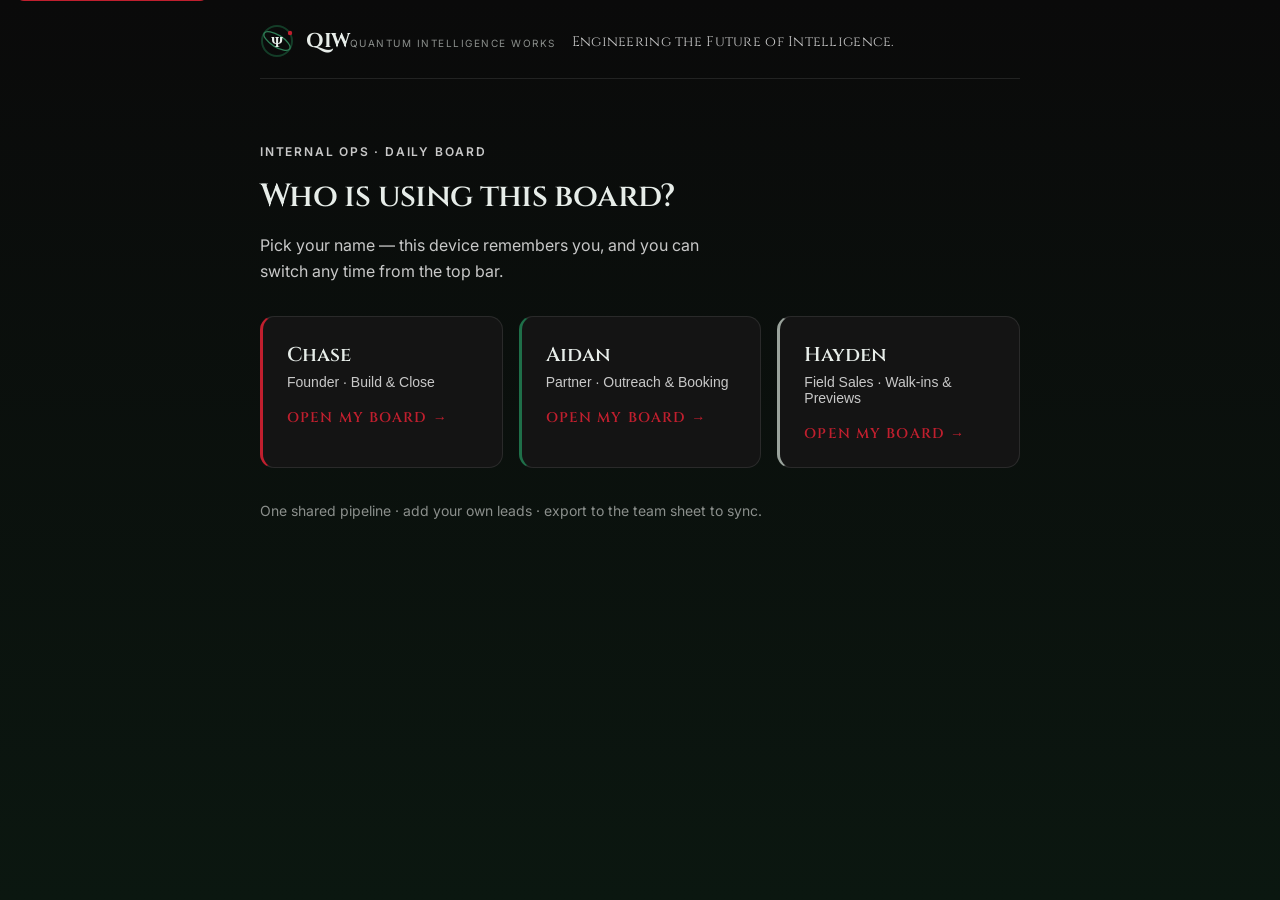
<file: index.html>
<!DOCTYPE html>
<html lang="en">
<head>
<meta charset="utf-8">
<meta name="viewport" content="width=device-width, initial-scale=1">
<title>QIW Ops — Daily Board</title>
<meta name="description" content="QIW internal operations — daily lead board for Chase, Aidan, and Hayden.">
<meta name="robots" content="noindex, nofollow">
<meta name="theme-color" content="#0A0A0A">
<link rel="preconnect" href="https://fonts.googleapis.com">
<link rel="preconnect" href="https://fonts.gstatic.com" crossorigin>
<link href="https://fonts.googleapis.com/css2?family=Cinzel:wght@500;600;700&family=Inter:wght@400;500;600;700&display=swap" rel="stylesheet">
<link rel="stylesheet" href="qiw-ops.css">
</head>
<body>
<a class="skip-link" href="#main">Skip to content</a>
<div class="wrap"><div id="app"></div></div>
<div class="scrim" id="scrim"></div>
<div class="toast" id="toast"></div>
<script src="qiw-ops.js"></script>
<script>QIW.boot();</script>
</body>
</html>
</file>
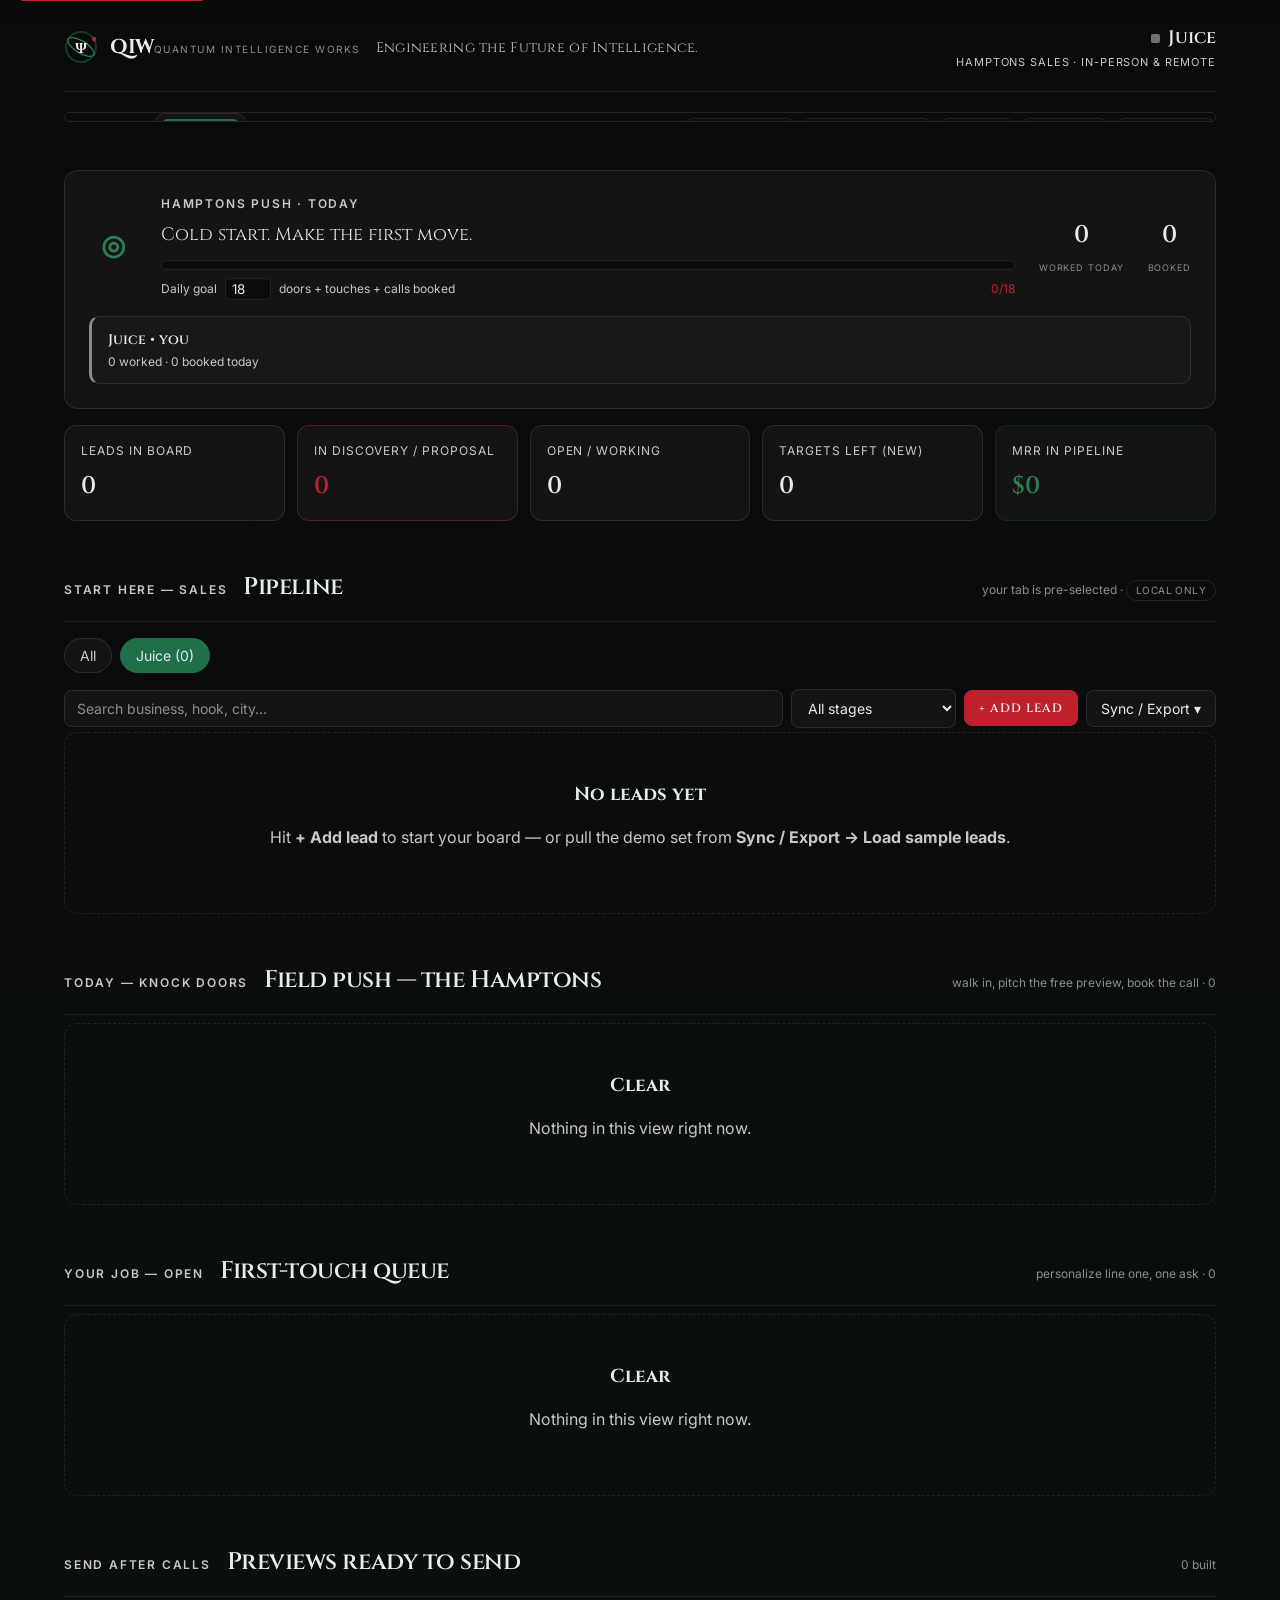
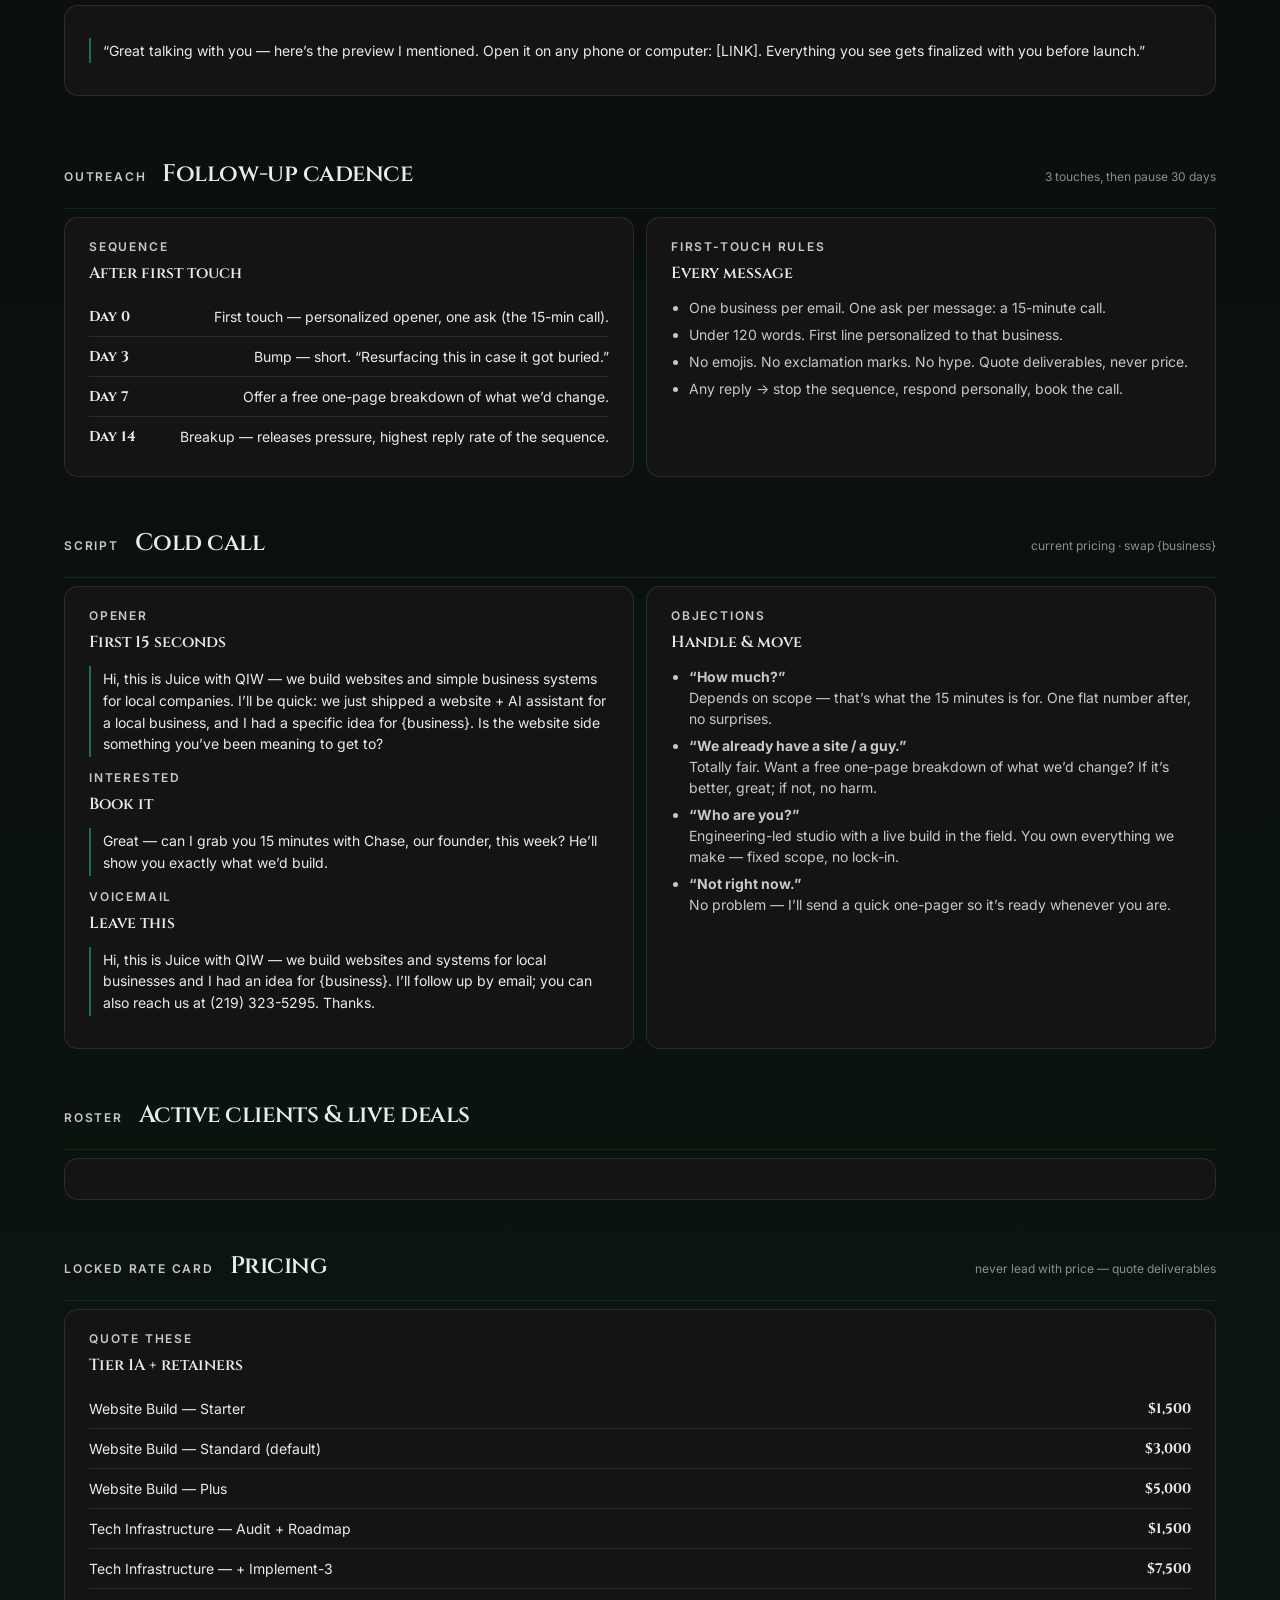
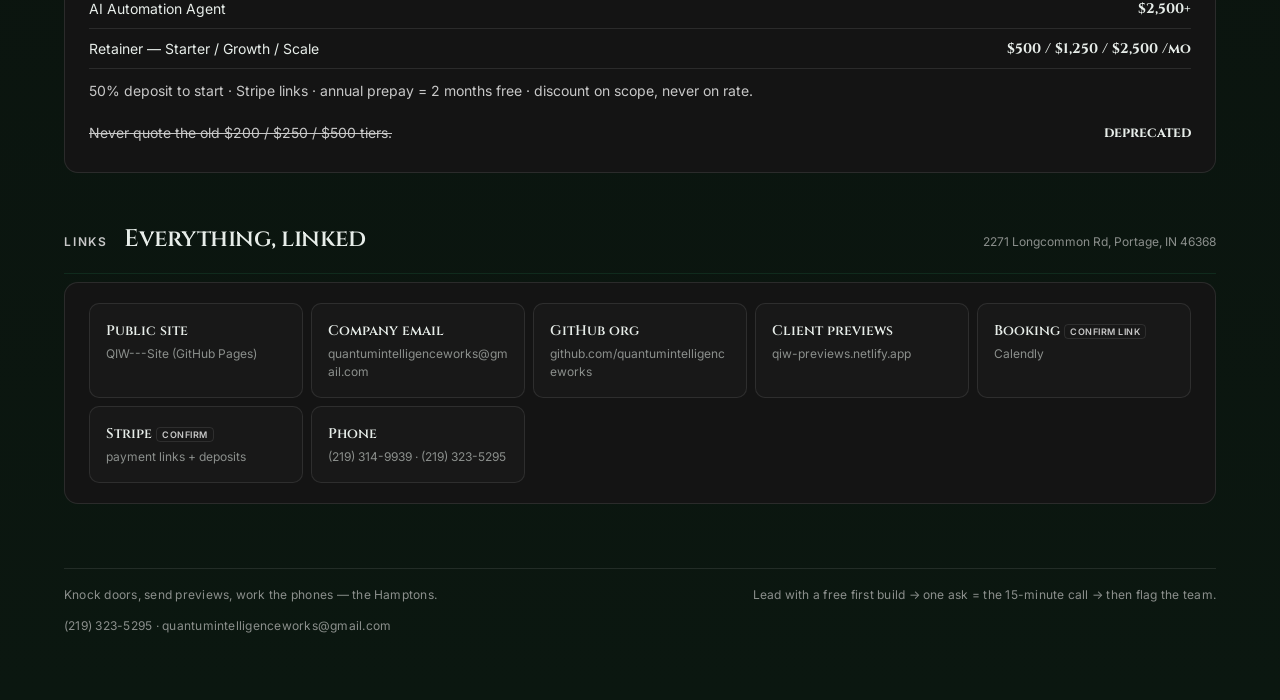
<file: juice/index.html>
<!DOCTYPE html>
<html lang="en">
<head>
<meta charset="utf-8">
<meta name="viewport" content="width=device-width, initial-scale=1">
<title>QIW Sales — Juice · Hamptons</title>
<meta name="description" content="QIW sales board for Julius (Juice) Bondi — Hamptons, in-person and remote.">
<meta name="robots" content="noindex, nofollow">
<meta name="theme-color" content="#0A0A0A">
<link rel="preconnect" href="https://fonts.googleapis.com">
<link rel="preconnect" href="https://fonts.gstatic.com" crossorigin>
<link href="https://fonts.googleapis.com/css2?family=Cinzel:wght@500;600;700&family=Inter:wght@400;500;600;700&display=swap" rel="stylesheet">
<style>
/* QIW Internal Ops — design system
   Branded to the live QIW site (site/styles/tokens.css): Heraldic Green #143D28 ·
   Crest Red #C01F2E · Deep Forest #0D2417 · Ink Black #141414 · Sage Mist #E7EDE9 · Fog #C8C8C8.
   Type: Cinzel (display) + Inter (body). Dark canvas only.
   $10K checklist: three brand colors only · WCAG AA contrast (red reserved for CTAs +
   large numbers, never small text) · 2px focus rings · semantic landmarks · thin 1px rules ·
   motion whispers (150–250ms ease-out, hover lift -2px, nothing bounces). */

:root{
  /* Brand (verbatim from the site) */
  --black:#0A0A0A;          /* Quantum Black — base */
  --forest:#0D2417;         /* Deep Forest — hero/section ground */
  --green:#143D28;          /* Heraldic Green — primary brand */
  --green-lift:#1f6f49;     /* lightness variant for visible accents */
  --green-bright:#2f7d56;   /* brightest tint — live indicators */
  --red:#C01F2E;            /* Crest Red — CTA / accent */
  --red-hover:#A01828;
  --surface:#141414;        /* Ink Black — cards/panels */
  --surface-2:#181818;
  --paper:#E7EDE9;          /* Sage Mist — primary text */
  --fog:#C8C8C8;            /* muted text / borders */
  --dim:#8b8f8c;            /* lowest-emphasis text (AA on dark) */
  --border:rgba(200,200,200,0.12);
  --border-strong:rgba(200,200,200,0.2);
  --green-rule:rgba(20,61,40,0.55);

  --display:'Cinzel',Georgia,serif;
  --body:'Inter',system-ui,-apple-system,sans-serif;

  /* type scale */
  --t-xs:0.75rem; --t-sm:0.875rem; --t-base:1rem; --t-lg:1.125rem;
  --t-xl:1.25rem; --t-2xl:1.5rem; --t-3xl:1.875rem;
  --tracking-wide:0.08em; --tracking-widest:0.15em; --tracking-tight:-0.02em;

  /* spacing (8px rhythm) */
  --s1:0.25rem; --s2:0.5rem; --s3:0.75rem; --s4:1rem; --s5:1.25rem;
  --s6:1.5rem; --s8:2rem; --s12:3rem; --s16:4rem;

  /* motion */
  --ease:cubic-bezier(0.16,1,0.3,1);
  --fast:150ms; --base:250ms;

  --owner-chase:var(--red); --owner-aidan:var(--green-lift); --owner-hayden:#9aa39c;
}

*{box-sizing:border-box;}
html{scroll-behavior:smooth;}
body{
  margin:0;font-family:var(--body);color:var(--paper);background:var(--black);
  background-image:linear-gradient(180deg,var(--black) 0%,#0b1710 100%);
  min-height:100vh;font-size:16px;line-height:1.5;-webkit-font-smoothing:antialiased;
  text-rendering:optimizeLegibility;
}
a{color:inherit;text-decoration:none;}
.wrap{max-width:1200px;margin:0 auto;padding:0 var(--s6) var(--s16);}

/* focus — never removed (checklist) */
a:focus-visible,button:focus-visible,input:focus-visible,select:focus-visible,
textarea:focus-visible,.tab:focus-visible,.checkitem:focus-visible,[tabindex]:focus-visible{
  outline:2px solid var(--red);outline-offset:2px;border-radius:4px;
}
:focus:not(:focus-visible){outline:none;}

.skip-link{
  position:absolute;left:var(--s4);top:-44px;z-index:100;
  background:var(--red);color:var(--paper);font-family:var(--display);
  font-size:var(--t-sm);font-weight:600;letter-spacing:var(--tracking-wide);
  text-transform:uppercase;padding:var(--s3) var(--s5);border-radius:8px;
  transition:top var(--base) var(--ease);
}
.skip-link:focus{top:var(--s4);}
main:focus{outline:none;}

/* ---------- top bar ---------- */
header.top{
  display:flex;align-items:center;gap:var(--s4);flex-wrap:wrap;
  padding:var(--s6) 0 var(--s5);border-bottom:1px solid var(--border);
}
.mark{display:flex;align-items:center;gap:var(--s3);}
.mark svg{display:block;}
.lock .wm{font-family:var(--display);font-weight:700;font-size:var(--t-xl);letter-spacing:var(--tracking-tight);line-height:1;}
.lock .org{font-family:var(--body);font-size:0.625rem;letter-spacing:var(--tracking-widest);color:var(--dim);margin-top:4px;text-transform:uppercase;}
.tagline{font-family:var(--display);font-size:var(--t-sm);color:var(--fog);letter-spacing:0.02em;align-self:center;}
.whoami{margin-left:auto;text-align:right;}
.whoami .nm{font-family:var(--display);font-size:var(--t-lg);font-weight:600;}
.whoami .rl{font-family:var(--body);font-size:0.6875rem;letter-spacing:var(--tracking-wide);color:var(--fog);text-transform:uppercase;margin-top:3px;}
.whoami .nm .chip{display:inline-block;width:9px;height:9px;border-radius:2px;margin-right:8px;vertical-align:middle;}

/* ---------- nav (board switch) ---------- */
nav.bar{display:flex;gap:var(--s3);flex-wrap:wrap;align-items:center;margin:var(--s5) 0 var(--s2);}
nav.bar .seg{display:flex;gap:var(--s1);background:var(--surface);border:1px solid var(--border);border-radius:10px;padding:5px;}
nav.bar a.np{
  font-family:var(--display);font-size:var(--t-sm);font-weight:600;letter-spacing:var(--tracking-wide);
  color:var(--fog);padding:8px 16px;border-radius:7px;text-transform:uppercase;
  transition:color var(--base) var(--ease),background var(--base) var(--ease);
}
nav.bar a.np:hover{color:var(--paper);background:var(--surface-2);}
nav.bar a.np.here{background:var(--red);color:var(--paper);}
nav.bar a.np.here.g{background:var(--green-lift);}
nav.bar a.np.here.s{background:var(--owner-hayden);color:var(--black);}
nav.bar .ext{margin-left:auto;display:flex;gap:var(--s2);flex-wrap:wrap;}
nav.bar .ext a{
  font-family:var(--body);font-size:var(--t-sm);color:var(--fog);border:1px solid var(--border);
  border-radius:8px;padding:8px 13px;transition:color var(--base) var(--ease),border-color var(--base) var(--ease);
}
nav.bar .ext a:hover{color:var(--paper);border-color:var(--fog);}

/* ---------- section + heads ---------- */
section.mod{margin-top:var(--s12);}
.modhead{display:flex;align-items:baseline;gap:var(--s4);margin:0 0 var(--s4);flex-wrap:wrap;}
.modhead h2{font-family:var(--display);font-weight:600;font-size:var(--t-2xl);margin:0;letter-spacing:var(--tracking-tight);}
.modhead .kick{font-family:var(--body);font-size:var(--t-xs);font-weight:600;letter-spacing:var(--tracking-widest);color:var(--fog);text-transform:uppercase;}
.modhead .note{margin-left:auto;font-family:var(--body);font-size:var(--t-xs);color:var(--dim);}
.rule{height:1px;background:var(--green-rule);border:0;margin:0 0 var(--s2);}

.panel{background:var(--surface);border:1px solid var(--border);border-radius:14px;padding:var(--s6) var(--s6);}

/* motor / daily goal */
.motor{display:flex;align-items:center;gap:var(--s6);flex-wrap:wrap;}
.motor .big{font-family:var(--display);font-size:1.75rem;font-weight:700;min-width:48px;text-align:center;color:var(--green-bright);}
.motor .mid{flex:1;min-width:240px;}
.motor .lab{font-family:var(--body);font-size:var(--t-xs);font-weight:600;letter-spacing:var(--tracking-widest);color:var(--fog);text-transform:uppercase;}
.motor .state{font-family:var(--display);font-size:var(--t-lg);margin:var(--s2) 0 var(--s3);}
.bar{height:10px;background:#0c0c0c;border:1px solid var(--border);border-radius:6px;overflow:hidden;}
.bar>i{display:block;height:100%;width:0;background:linear-gradient(90deg,var(--green-lift),var(--red));transition:width var(--base) var(--ease);}
.motor .goalrow{font-family:var(--body);font-size:var(--t-xs);color:var(--fog);margin-top:var(--s2);display:flex;gap:var(--s2);align-items:center;flex-wrap:wrap;}
.motor input.goal{width:46px;background:#0c0c0c;border:1px solid var(--border);color:var(--paper);border-radius:5px;padding:2px 6px;font-family:var(--body);}
.motor .counts{display:flex;gap:var(--s6);text-align:center;}
.motor .counts b{font-family:var(--display);font-size:var(--t-2xl);display:block;font-weight:600;}
.motor .counts span{font-family:var(--body);font-size:0.5625rem;letter-spacing:0.1em;color:var(--dim);text-transform:uppercase;}
.reps{display:flex;gap:var(--s2);margin-top:var(--s4);flex-wrap:wrap;}
.repchip{flex:1;min-width:150px;border:1px solid var(--border);border-radius:10px;padding:var(--s3) var(--s4);background:var(--surface-2);border-left:3px solid var(--dim);}
.repchip.chase{border-left-color:var(--owner-chase);}
.repchip.aidan{border-left-color:var(--owner-aidan);}
.repchip.hayden{border-left-color:var(--owner-hayden);}
.repchip .n{font-family:var(--display);font-weight:600;font-size:var(--t-sm);}
.repchip .s{font-family:var(--body);font-size:var(--t-xs);color:var(--fog);margin-top:3px;}

/* stat strip */
.stats{display:grid;grid-template-columns:repeat(5,1fr);gap:var(--s3);margin-top:var(--s4);}
.stat{background:var(--surface);border:1px solid var(--border);border-radius:12px;padding:var(--s4);transition:border-color var(--base) var(--ease);}
.stat:hover{border-color:var(--border-strong);}
.stat .k{font-family:var(--body);font-size:var(--t-xs);letter-spacing:var(--tracking-wide);color:var(--fog);text-transform:uppercase;}
.stat .v{font-family:var(--display);font-size:var(--t-2xl);margin-top:var(--s2);font-weight:600;}
.stat.hot{border-color:rgba(192,31,46,0.4);}
.stat.hot .v{color:var(--red);}                 /* large (24px) → AA-large OK */
.stat.live{border-color:var(--green-rule);}
.stat.live .v{color:var(--green-bright);}

/* toolbar */
.toolbar{display:flex;gap:var(--s2);flex-wrap:wrap;align-items:center;margin:var(--s4) 0 var(--s1);}
.tabs{display:flex;gap:var(--s2);flex-wrap:wrap;}
.tab{border:1px solid var(--border);background:var(--surface);color:var(--fog);padding:8px 15px;border-radius:20px;cursor:pointer;font-size:var(--t-sm);font-family:var(--body);transition:color var(--base) var(--ease),background var(--base) var(--ease),border-color var(--base) var(--ease);}
.tab:hover{color:var(--paper);border-color:var(--fog);}
.tab.active{color:var(--paper);background:var(--red);border-color:var(--red);}
.tab.active.g{background:var(--green-lift);border-color:var(--green-lift);}
.tab.active.s{background:var(--owner-hayden);border-color:var(--owner-hayden);color:var(--black);}
input.search,select,input.txt{background:var(--surface);border:1px solid var(--border);color:var(--paper);border-radius:8px;padding:9px 12px;font-size:var(--t-sm);font-family:var(--body);transition:border-color var(--base) var(--ease);}
input.search{flex:1;min-width:170px;}
input.search:hover,select:hover{border-color:var(--fog);}
input.search::placeholder{color:var(--dim);}
.btn{border:1px solid var(--border);background:var(--surface);color:var(--paper);padding:9px 14px;border-radius:8px;cursor:pointer;font-size:var(--t-sm);font-family:var(--body);transition:border-color var(--base) var(--ease),background var(--base) var(--ease),transform var(--fast) var(--ease);}
.btn:hover{border-color:var(--fog);transform:translateY(-2px);}
.btn.primary{background:var(--red);color:var(--paper);border-color:var(--red);font-family:var(--display);font-weight:600;letter-spacing:var(--tracking-wide);text-transform:uppercase;font-size:var(--t-xs);}
.btn.primary:hover{background:var(--red-hover);border-color:var(--red-hover);}
.menu{position:relative;}
.menu .pop{position:absolute;right:0;top:46px;background:var(--surface-2);border:1px solid var(--border-strong);border-radius:10px;padding:6px;min-width:240px;z-index:30;display:none;box-shadow:0 20px 50px -20px rgba(0,0,0,0.85);}
.menu.open .pop{display:block;}
.menu .pop button{display:block;width:100%;text-align:left;background:none;border:none;color:var(--paper);padding:10px 12px;border-radius:7px;cursor:pointer;font-size:var(--t-sm);font-family:var(--body);}
.menu .pop button:hover{background:var(--green-rule);}

/* lead grid */
.grid{display:grid;grid-template-columns:repeat(auto-fill,minmax(310px,1fr));gap:var(--s3);margin-top:var(--s3);}
.card{background:var(--surface);border:1px solid var(--border);border-radius:14px;padding:var(--s5);border-left:3px solid var(--ownc,var(--dim));transition:border-color var(--base) var(--ease),transform var(--base) var(--ease);}
.card:hover{transform:translateY(-2px);border-top-color:var(--border-strong);border-right-color:var(--border-strong);border-bottom-color:var(--border-strong);}
.card.chase{--ownc:var(--owner-chase);}
.card.aidan{--ownc:var(--owner-aidan);}
.card.hayden{--ownc:var(--owner-hayden);}
.card .ch{display:flex;justify-content:space-between;gap:var(--s2);align-items:flex-start;}
.biz{font-family:var(--display);font-size:var(--t-lg);font-weight:600;line-height:1.2;}
.csub{color:var(--fog);font-size:var(--t-sm);margin-top:3px;}
.pill{font-family:var(--body);font-size:0.625rem;font-weight:600;letter-spacing:0.04em;padding:4px 9px;border-radius:20px;border:1px solid var(--border);color:var(--fog);white-space:nowrap;text-transform:uppercase;}
.pill.s-New{color:var(--fog);border-color:var(--border-strong);}
.pill.s-Contacted{color:var(--green-bright);border-color:var(--green-rule);}
.pill.s-DiscoveryBooked{color:var(--paper);background:var(--green-lift);border-color:var(--green-lift);}
.pill.s-DiscoveryDone{color:var(--paper);background:var(--green);border-color:var(--green);}
.pill.s-Proposal{color:var(--paper);background:var(--red);border-color:var(--red);}
.pill.s-Won{color:var(--black);background:var(--green-bright);border-color:var(--green-bright);}
.pill.s-Lost{color:var(--dim);}
.pill.s-Nurture{color:var(--fog);border-color:var(--border-strong);}
.ownbadge{font-family:var(--body);font-size:0.625rem;font-weight:600;letter-spacing:0.05em;padding:3px 8px;border-radius:5px;}
.hook{font-size:var(--t-sm);color:var(--paper);margin:var(--s3) 0;min-height:16px;line-height:1.45;}
.tags{display:flex;gap:6px;flex-wrap:wrap;margin-bottom:var(--s3);}
.tag{font-family:var(--body);font-size:0.625rem;color:var(--fog);background:#0c0c0c;border:1px solid var(--border);padding:3px 8px;border-radius:5px;}
.tag.lp{color:var(--red);border-color:rgba(192,31,46,0.5);}
.tag.prev{color:var(--green-bright);border-color:var(--green-rule);}
.meta{font-family:var(--body);font-size:var(--t-xs);color:var(--dim);margin-bottom:var(--s3);word-break:break-word;}
.acts{display:flex;gap:6px;flex-wrap:wrap;}
.acts .btn{flex:1;padding:8px 9px;font-size:var(--t-xs);text-align:center;min-width:88px;}
.acts .btn.book{background:rgba(192,31,46,0.14);border-color:rgba(192,31,46,0.5);color:var(--red);}
.acts .btn.book:hover{background:var(--red);color:var(--paper);border-color:var(--red);}
.acts .btn.prev{background:var(--green-rule);border-color:var(--green-lift);color:var(--green-bright);}
.acts .btn.prev:hover{color:var(--paper);}
.statusrow{display:flex;gap:7px;margin-top:var(--s3);}
.statusrow select{flex:1;padding:7px 9px;font-size:var(--t-xs);}
.iconbtn{background:none;border:1px solid var(--border);color:var(--fog);border-radius:7px;padding:7px 11px;cursor:pointer;font-size:var(--t-xs);font-family:var(--body);transition:color var(--base) var(--ease),border-color var(--base) var(--ease);}
.iconbtn:hover{color:var(--red);border-color:rgba(192,31,46,0.5);}
.empty{text-align:center;padding:var(--s12);border:1px dashed var(--border);border-radius:14px;color:var(--fog);}
.empty h3{font-family:var(--display);color:var(--paper);margin:0 0 var(--s2);}

/* reference cards */
.cards2{display:grid;grid-template-columns:repeat(auto-fit,minmax(300px,1fr));gap:var(--s3);}
.refcard{background:var(--surface);border:1px solid var(--border);border-radius:14px;padding:var(--s5) var(--s6);}
.refcard h3{font-family:var(--display);font-size:var(--t-base);margin:0 0 var(--s3);font-weight:600;}
.refcard h3 .t{font-family:var(--body);font-size:var(--t-xs);font-weight:600;letter-spacing:var(--tracking-widest);color:var(--fog);display:block;margin-bottom:5px;text-transform:uppercase;}
.refcard p{margin:0 0 var(--s3);font-size:var(--t-sm);color:var(--fog);line-height:1.55;}
.refcard ul{margin:0 0 var(--s2);padding-left:18px;}
.refcard li{font-size:var(--t-sm);color:var(--fog);margin:6px 0;line-height:1.5;}
.refcard .q{border-left:2px solid var(--green-lift);padding:2px 0 2px var(--s3);margin:var(--s3) 0;color:var(--paper);font-size:var(--t-sm);line-height:1.55;}
.kv{display:flex;justify-content:space-between;gap:var(--s4);border-bottom:1px solid var(--border);padding:9px 0;font-size:var(--t-sm);}
.kv:last-child{border-bottom:0;}
.kv b{font-family:var(--display);}
.kv .deprecated{color:var(--fog);text-decoration:line-through;}
.checkitem{display:flex;gap:10px;align-items:flex-start;padding:6px 0;font-size:var(--t-sm);color:var(--fog);cursor:pointer;line-height:1.45;}
.checkitem input{margin-top:3px;accent-color:var(--red);flex:0 0 auto;}
.checkitem.done{color:var(--dim);text-decoration:line-through;}
.phase{font-family:var(--body);font-size:var(--t-xs);font-weight:600;letter-spacing:var(--tracking-wide);color:var(--paper);text-transform:uppercase;margin:var(--s4) 0 var(--s1);}
.linkgrid{display:grid;grid-template-columns:repeat(auto-fit,minmax(190px,1fr));gap:var(--s2);}
.linkgrid a{display:block;background:var(--surface-2);border:1px solid var(--border);border-radius:10px;padding:var(--s4);transition:border-color var(--base) var(--ease),transform var(--base) var(--ease);}
.linkgrid a:hover{border-color:var(--green-rule);transform:translateY(-2px);}
.linkgrid a .l{font-family:var(--display);font-size:var(--t-sm);font-weight:600;}
.linkgrid a .u{font-family:var(--body);font-size:var(--t-xs);color:var(--dim);margin-top:4px;word-break:break-all;}
.linkgrid a .badge{font-family:var(--body);font-size:0.5625rem;color:var(--fog);letter-spacing:0.06em;border:1px solid var(--border);border-radius:4px;padding:1px 5px;text-transform:uppercase;}

/* modal */
.scrim{position:fixed;inset:0;background:rgba(5,5,5,0.8);display:none;align-items:flex-start;justify-content:center;padding:var(--s8) var(--s4);z-index:50;overflow:auto;}
.scrim.open{display:flex;}
.modal{background:var(--surface-2);border:1px solid var(--border-strong);border-radius:16px;width:100%;max-width:640px;padding:var(--s6);}
.modal h2{font-family:var(--display);margin:0 0 var(--s4);font-weight:600;}
.fgrid{display:grid;grid-template-columns:1fr 1fr;gap:var(--s3);}
.field{display:flex;flex-direction:column;gap:5px;}
.field.full{grid-column:1/-1;}
.field label{font-family:var(--body);font-size:var(--t-xs);font-weight:600;letter-spacing:var(--tracking-wide);color:var(--fog);text-transform:uppercase;}
.field input,.field select,.field textarea{background:#0c0c0c;border:1px solid var(--border);color:var(--paper);border-radius:8px;padding:9px 11px;font-size:var(--t-sm);width:100%;font-family:var(--body);}
.field input:hover,.field select:hover,.field textarea:hover{border-color:var(--fog);}
.modal .foot{display:flex;justify-content:flex-end;gap:var(--s2);margin-top:var(--s4);}

.toast{position:fixed;left:50%;bottom:24px;transform:translateX(-50%) translateY(20px);background:var(--surface-2);border:1px solid var(--red);padding:13px 19px;border-radius:11px;opacity:0;transition:opacity var(--base) var(--ease),transform var(--base) var(--ease);z-index:80;max-width:92vw;text-align:center;font-size:var(--t-sm);}
.toast.show{opacity:1;transform:translateX(-50%) translateY(0);}
.toast .bw{font-family:var(--display);color:var(--red);font-weight:700;}

footer.foot{margin-top:var(--s16);padding-top:var(--s4);border-top:1px solid var(--border);color:var(--dim);font-size:var(--t-xs);font-family:var(--body);letter-spacing:0.02em;display:flex;justify-content:space-between;flex-wrap:wrap;gap:var(--s3);line-height:1.6;}

.picker{max-width:760px;margin:0 auto;}
.pickbody{padding:var(--s16) 0;}
.pickkick{font-family:var(--body);font-size:var(--t-xs);font-weight:600;letter-spacing:var(--tracking-widest);color:var(--fog);text-transform:uppercase;margin:0 0 var(--s3);}
.pickh1{font-family:var(--display);font-size:2rem;font-weight:600;margin:0 0 var(--s3);letter-spacing:var(--tracking-tight);}
.picksub{color:var(--fog);max-width:48ch;margin:0 0 var(--s8);font-size:var(--t-base);line-height:1.6;}
.pickgrid{display:grid;grid-template-columns:repeat(auto-fit,minmax(200px,1fr));gap:var(--s4);}
.pick{display:flex;flex-direction:column;gap:6px;text-align:left;background:var(--surface);border:1px solid var(--border);border-left:3px solid var(--dim);border-radius:14px;padding:var(--s6);cursor:pointer;color:var(--paper);transition:border-color var(--base) var(--ease),transform var(--base) var(--ease);}
.pick:hover{transform:translateY(-2px);border-color:var(--border-strong);}
.pick.chase{border-left-color:var(--owner-chase);}
.pick.aidan{border-left-color:var(--owner-aidan);}
.pick.hayden{border-left-color:var(--owner-hayden);}
.pk-name{font-family:var(--display);font-size:var(--t-xl);font-weight:600;}
.pk-role{font-size:var(--t-sm);color:var(--fog);}
.pk-go{font-family:var(--display);font-size:var(--t-sm);font-weight:600;letter-spacing:var(--tracking-wide);text-transform:uppercase;color:var(--red);margin-top:var(--s3);}
.picknote{margin-top:var(--s8);font-size:var(--t-sm);color:var(--dim);}
.navlab{font-family:var(--body);font-size:0.625rem;letter-spacing:var(--tracking-wide);color:var(--dim);text-transform:uppercase;align-self:center;margin-right:4px;}
.cloudchip{display:inline-block;cursor:pointer;font-family:var(--body);font-size:0.625rem;letter-spacing:0.04em;padding:2px 9px;border-radius:20px;border:1px solid var(--border);text-transform:uppercase;transition:color var(--base) var(--ease),border-color var(--base) var(--ease);}
.cloudchip.off{color:var(--dim);}
.cloudchip.onx{color:var(--green-bright);border-color:var(--green-rule);}
.cloudchip:hover{color:var(--paper);}

@media (max-width:820px){
  .stats{grid-template-columns:repeat(2,1fr);}
  .fgrid{grid-template-columns:1fr;}
  .whoami{margin-left:0;text-align:left;width:100%;}
  .tagline{display:none;}
  nav.bar .ext{width:100%;margin-left:0;}
}

@media (prefers-reduced-motion: reduce){
  *{transition-duration:0.01ms !important;scroll-behavior:auto;}
}

</style>
</head>
<body>
<a class="skip-link" href="#main">Skip to content</a>
<div class="wrap"><div id="app"></div></div>
<div class="scrim" id="scrim"></div>
<div class="toast" id="toast"></div>
<script>
/* QIW Internal Ops — shared engine + data
   One pipeline, three role-tailored views (chase/aidan/hayden).
   Data persists in localStorage (shared across the 3 pages on the same host)
   with a window.storage fallback for sandboxed hosts. Export CSV to sync the Google Sheet. */
(function () {
  "use strict";

  // ---------------- company facts (from QIW source-of-truth docs) ----------------
  var LINKS = {
    site: "https://quantumintelligenceworks.github.io/QIW---Site",
    github: "https://github.com/quantumintelligenceworks",
    previews: "https://qiw-previews.netlify.app",
    email: "quantumintelligenceworks@gmail.com",
    book: "https://calendly.com/quantumintelligenceworks",
    tracker: "",
    stripe: "https://dashboard.stripe.com/payments",
    phone1: "(219) 314-9939",
    phone2: "(219) 323-5295",
    addr: "2271 Longcommon Rd, Portage, IN 46368"
  };

  var PRICING = {
    rows: [
      ["Website Build — Starter", "$1,500"],
      ["Website Build — Standard (default)", "$3,000"],
      ["Website Build — Plus", "$5,000"],
      ["Tech Infrastructure — Audit + Roadmap", "$1,500"],
      ["Tech Infrastructure — + Implement-3", "$7,500"],
      ["AI Automation Agent", "$2,500+"],
      ["Retainer — Starter / Growth / Scale", "$500 / $1,250 / $2,500 /mo"]
    ],
    terms: "50% deposit to start · Stripe links · annual prepay = 2 months free · discount on scope, never on rate.",
    deprecated: "Never quote the old $200 / $250 / $500 tiers."
  };

  var SOPS = {
    leadWith: "Lead with a free first build → one ask = the 15-minute call → then flag the team.",
    firstTouch: [
      "One business per email. One ask per message: a 15-minute call.",
      "Under 120 words. First line personalized to that business.",
      "No emojis. No exclamation marks. No hype. Quote deliverables, never price.",
      "Any reply → stop the sequence, respond personally, book the call."
    ],
    cadence: [
      ["Day 0", "First touch — personalized opener, one ask (the 15-min call)."],
      ["Day 3", "Bump — short. “Resurfacing this in case it got buried.”"],
      ["Day 7", "Offer a free one-page breakdown of what we’d change."],
      ["Day 14", "Breakup — releases pressure, highest reply rate of the sequence."]
    ],
    coldcall: {
      opener: "Hi, this is {me} with QIW — we build websites and simple business systems for local companies. I’ll be quick: we just shipped a website + AI assistant for a local business, and I had a specific idea for {business}. Is the website side something you’ve been meaning to get to?",
      interested: "Great — can I grab you 15 minutes with Chase, our founder, this week? He’ll show you exactly what we’d build.",
      voicemail: "Hi, this is {me} with QIW — we build websites and systems for local businesses and I had an idea for {business}. I’ll follow up by email; you can also reach us at " + LINKS.phone2 + ". Thanks.",
      objections: [
        ["“How much?”", "Depends on scope — that’s what the 15 minutes is for. One flat number after, no surprises."],
        ["“We already have a site / a guy.”", "Totally fair. Want a free one-page breakdown of what we’d change? If it’s better, great; if not, no harm."],
        ["“Who are you?”", "Engineering-led studio with a live build in the field. You own everything we make — fixed scope, no lock-in."],
        ["“Not right now.”", "No problem — I’ll send a quick one-pager so it’s ready whenever you are."]
      ]
    },
    launch: {
      "1 · Close the Sale": ["Initial call / preview pitched", "Preview link sent (post-call template)", "15-minute walkthrough held", "Price quoted on the call (never in email)", "Proposal + agreement + intake sent same day", "Signed agreement received", "Deposit received — work begins"],
      "2 · Personalize the Build": ["Intake form reviewed; gaps filled by phone", "Logo / photos received (or graphics fallback)", "Trust signals added (license #, insurance, hours, story)", "Draft v2 personalized and sent", "Review call held — feedback captured", "Revision rounds done (2 max)", "Final approval in writing"],
      "3 · Launch": ["Domain confirmed / registered", "Hosting set up (GitHub Pages / Vercel)", "Quote form tested — lead lands at owner’s email/phone", "Click-to-call tested on mobile", "Google Business Profile claimed + linked", "Mobile / tablet / desktop final check", "Site live — owner walkthrough done"],
      "4 · After Launch": ["Final invoice sent + paid", "Portfolio screenshots saved", "Review requested (Google + Facebook)", "Referral ask — “who else needs this?”", "30-day check-in scheduled", "Upsell check: maintenance / AI automations"]
    }
  };

  // ---------------- seeded pipeline (real leads + clients, June 2026) ----------------
  var P = "https://qiw-previews.netlify.app/";
  var SAMPLES = [
    mk("Assisting Seniors", "Chase", "Senior Care", "Valparaiso IN", "Kelly Staubus", "", "", "Live", "Site + Gmail AI assistant live — anchor case study", "Retainer", 1500, 250, "Won", "Capture case-study metrics", "", "Active client — proof point"),
    mk("Quantum Engineering Innovations", "Chase", "Engineering", "Valparaiso IN", "Terrence Wolf", "(219) 714-7149", "", "Decent", "Engineer-to-engineer digital systems build", "Flat Build", 3000, 0, "Discovery Done", "Send scoped proposal", P + "01-quantum-engineering-innovations.html", "Open deal #2 — Chase-owned"),
    mk("JJ's Grime Time Solutions", "Aidan", "Pressure Washing", "NW Indiana", "J. Stevens", "(219) 510-2788", "jaidanstevens45@gmail.com", "Verify", "One-page site — agreement QIW-AGR-2026-17 / invoice QIW-2026-017", "Flat Build", 0, 0, "Proposal", "Collect deposit + intake", P + "17-jjs-grime-time-solutions.html", "Agreement + invoice drafted"),
    mk("Cats Eye – Vintage & Modern", "Hayden", "Boutique", "Beverly Shores IN", "Owner", "(219) 707-0066", "", "Verify", "Preview built; 4.9★ shop — proposal sent", "Setup + Retainer", 0, 199, "Proposal", "Get signed agreement + photos", "", "Proposal + intake sent"),
    mk("Standing On Business Protection Unit", "Hayden", "Security", "Michigan City IN", "Owner", "(219) 728-7233", "", "Verify", "Security firm — preview + intake sent", "Flat Build", 600, 0, "Proposal", "Confirm scope + deposit", "", "404 Greeley Ave"),
    mk("Cozy Cleaners", "Hayden", "Cleaning", "La Porte IN", "", "", "", "Verify", "In progress — confirm scope & next step", "Free to Monthly", 0, 199, "Contacted", "Confirm next step", "", "EXISTING — in progress"),
    mk("Dawson's Auto Care", "Hayden", "Auto Repair", "Westville IN", "Front desk", "(219) 299-7602", "dawsonsautocare8079@gmail.com", "FB-only", "670+ FB followers, no website — invisible on Google", "Free to Monthly", 0, 249, "Discovery Booked", "Swing back with preview", P + "02-dawsons-auto-care.html", "Preview built"),
    mk("Kaiser Auto LLC", "Hayden", "Auto Repair", "La Porte IN", "", "", "", "FB-only", "FB-only (2 shops), no website — Google can't find them", "Free to Monthly", 0, 249, "New", "Walk-in", "", "LA PORTE TARGET"),
    mk("Anderson's Automotive", "Aidan", "Auto Repair", "La Porte IN", "", "(219) 326-7015", "", "Verify", "NAPA care center — check for real site beyond directory", "Free to Monthly", 0, 249, "New", "Call AM", "", "LA PORTE TARGET"),
    mk("Novak's Auto Repair", "Chase", "Auto Repair", "La Porte IN", "", "(219) 210-3211", "", "Verify", "Small shop, likely weak/no site", "Free to Monthly", 0, 249, "New", "Call", "", "LA PORTE TARGET"),
    mk("Dave Jelke's Auto Repair", "Hayden", "Auto Repair", "La Porte IN", "", "(219) 362-1642", "", "Verify", "Independent shop — check web presence", "Free to Monthly", 0, 249, "New", "Swing by", "", "LA PORTE TARGET"),
    mk("Pine Lake Service Center", "Aidan", "Auto / Transmission", "La Porte IN", "", "", "", "Verify", "Serving LaPorte since 1971 — likely no modern site", "Free to Monthly", 0, 249, "New", "Call", "", "LA PORTE TARGET"),
    mk("Round the Clock Restaurant", "Chase", "Restaurant", "La Porte IN", "", "", "", "Outdated", "Site © 2012, no online ordering — rebuild + ordering", "Free to Monthly", 0, 249, "New", "Call", "", "LA PORTE TARGET"),
    mk("The Soul Food Bistro", "Hayden", "Restaurant", "La Porte IN", "", "", "", "Decent", "Has site — add online ordering + AI FAQ assistant", "Setup + Retainer", 0, 249, "New", "Walk-in", "", "LA PORTE — upsell AI"),
    mk("Stella Beauty", "Aidan", "Salon", "La Porte IN", "", "", "", "Verify", "Premier salon — many are FB/IG only, check", "Free to Monthly", 0, 199, "New", "Walk-in", "", "LA PORTE TARGET"),
    mk("Salon Chic", "Chase", "Salon", "La Porte IN", "", "", "", "Verify", "Likely social-only", "Free to Monthly", 0, 199, "New", "Walk-in", "", "LA PORTE TARGET"),
    mk("Generations Hair Salon", "Hayden", "Salon", "La Porte IN", "", "", "", "Verify", "Check site / online booking", "Free to Monthly", 0, 199, "New", "Walk-in", "", "LA PORTE TARGET"),
    mk("Salon Rogue", "Aidan", "Salon", "La Porte IN", "", "", "", "Verify", "Online booking opportunity", "Free to Monthly", 0, 199, "New", "Walk-in", "", "LA PORTE TARGET"),
    mk("Running with Scissors Salon", "Chase", "Salon", "La Porte IN", "", "", "", "Verify", "Check web presence", "Free to Monthly", 0, 199, "New", "Walk-in", "", "LA PORTE TARGET"),
    mk("Westville Printing Inc.", "Aidan", "Printing", "Westville IN", "Scott", "", "westvilleprinting-scott@mediacombb.net", "Verify", "Preview built — send + book", "Free to Monthly", 0, 199, "Contacted", "Send preview", P + "03-westville-printing.html", "Preview ready"),
    mk("L4M Architecture", "Aidan", "Architecture", "NW Indiana", "Don", "", "don@l4marchitecture.com", "Verify", "Preview built — send + book", "Flat Build", 0, 0, "Contacted", "Send preview", P + "04-l4m-architecture.html", "Preview ready"),
    mk("Chadam Consultants Inc", "Aidan", "Consulting", "NW Indiana", "Sales", "", "sales@chadam.net", "Verify", "Preview built — send + book", "Flat Build", 0, 0, "Contacted", "Send preview", P + "05-chadam-consultants.html", "Preview ready"),
    mk("Auto Detailing by Leslie", "Aidan", "Auto Detailing", "NW Indiana", "Leslie", "", "autodetailingbyleslie@yahoo.com", "Verify", "Preview built — send + book", "Free to Monthly", 0, 199, "Contacted", "Send preview", P + "16-auto-detailing-by-leslie.html", "Preview ready"),
    mk("The Palm Locals", "Aidan", "Local Media", "West Palm Beach FL", "", "", "hello@thepalmlocals.com", "Verify", "Preview built — send + book", "Flat Build", 0, 0, "Nurture", "Send preview", P + "11-the-palm-locals.html", "Preview ready — FL"),
    mk("Moving Places Movers", "Aidan", "Movers", "NW Indiana", "N. Husiar", "", "nhusiar@movingplaces.org", "Verify", "Preview built — send + book", "Free to Monthly", 0, 199, "Nurture", "Send preview", P + "13-moving-places-movers.html", "Preview ready")
  ];

  function mk(business, owner, industry, city, contact, phone, email, presence, hook, model, oneTime, monthly, stage, nextAction, preview, notes) {
    return { id: "L" + (SAMPLES ? (SAMPLES.length + 1) : 0), owner: owner, business: business, industry: industry, city: city, contact: contact, phone: phone, email: email, presence: presence, hook: hook, model: model, oneTime: oneTime, monthly: monthly, stage: stage, nextAction: nextAction, preview: preview, notes: notes, dateAdded: "2026-06-20", lastTouch: "", log: [] };
  }
  // assign stable ids
  SAMPLES.forEach(function (l, i) { l.id = "L" + String(i + 1).padStart(3, "0"); });

  var OWNERS = ["Chase", "Aidan", "Hayden", "Juice", "Other"];
  var STAGES = ["New", "Contacted", "Discovery Booked", "Discovery Done", "Proposal", "Won", "Lost", "Nurture"];
  var SOURCES = ["Cold Call", "Walk-in", "Referral", "Network", "Web", "Email", "Event"];
  var PRESENCE = ["None", "FB-only", "Dead site", "Outdated", "Decent", "Verify", "Live"];
  var MODELS = ["Free to Monthly", "Setup + Retainer", "Flat Build", "Retainer", "AI Agent"];
  var OPEN_STAGES = ["Contacted", "Discovery Booked", "Discovery Done", "Proposal"];

  var PEOPLE = {
    chase: { key: "chase", name: "Chase", role: "Founder · Build & Close", accent: "red", tag: "Aidan opens, you close.", defaultTab: "Chase", motor: { lab: "CLOSE & SHIP · TODAY", metric: "discovery calls held + builds moved", goal: 5 }, modules: ["close", "deliver", "clients", "pricing", "build", "playbook", "links"] },
    aidan: { key: "aidan", name: "Aidan", role: "Partner · Outreach & Booking", accent: "green", tag: "You open, Chase closes.", defaultTab: "Aidan", motor: { lab: "OUTREACH · TODAY", metric: "first-touches sent + calls booked", goal: 20 }, modules: ["outreach", "previews", "cadence", "coldcall", "clients", "pricing", "links"] },
    hayden: { key: "hayden", name: "Hayden", role: "Field Sales · Walk-ins & Previews", accent: "steel", tag: "Knock doors. Send previews. Book the call.", defaultTab: "Hayden", motor: { lab: "FIELD PUSH · TODAY", metric: "doors worked + previews sent", goal: 15 }, modules: ["field", "previews", "coldcall", "clients", "pricing", "links"] },
    juice: { key: "juice", name: "Juice", role: "Hamptons Sales · In-Person & Remote", accent: "green", tag: "Knock doors, send previews, work the phones — the Hamptons.", defaultTab: "Juice", motor: { lab: "HAMPTONS PUSH · TODAY", metric: "doors + touches + calls booked", goal: 18 }, modules: ["field", "outreach", "previews", "cadence", "coldcall", "clients", "pricing", "links"] }
  };

  function ownClass(o) { return ({ Chase: "chase", Aidan: "aidan", Hayden: "hayden" })[o] || ""; }
  function ownColor(o) { return ({ Chase: "#C01F2E", Aidan: "#1f6f49", Hayden: "#9aa39c", Juice: "#6b736c" })[o] || "#6b736c"; }
  function ownText(o) { return o === "Hayden" ? "#0A0A0A" : "#E7EDE9"; }

  // ---------------- state + storage ----------------
  var ME = null, state = { leads: [], goal: 12, tab: "All", checks: {} }, editing = null;
  var $ = function (id) { return document.getElementById(id); };
  var today = function () { return new Date().toISOString().slice(0, 10); };
  var uid = function () { return "L" + Date.now().toString(36).slice(-5).toUpperCase(); };
  function esc(s) { return (s == null ? "" : String(s)).replace(/[&<>"]/g, function (c) { return ({ "&": "&amp;", "<": "&lt;", ">": "&gt;", '"': "&quot;" })[c]; }); }

  var Store = {
    key: "qiw_juice_v1",
    load: function () {
      try { if (window.storage && window.storage.get) { /* sandbox host */ } } catch (e) {}
      try { var v = localStorage.getItem(this.key); if (v) return JSON.parse(v); } catch (e) {}
      return null;
    },
    save: function (s) {
      try { localStorage.setItem(this.key, JSON.stringify(s)); } catch (e) {}
    }
  };
  function saveLocal() { Store.save({ leads: state.leads, goal: state.goal, checks: state.checks, deleted: state.deleted || [] }); }

  var Cloud = {
    cfg: function () { try { return JSON.parse(localStorage.getItem("qiw_ops_cloud") || "null"); } catch (e) { return null; } },
    on: function () { var c = this.cfg(); return !!(c && c.url && c.token); },
    set: function (url, token) { try { localStorage.setItem("qiw_ops_cloud", JSON.stringify({ url: url, token: token })); } catch (e) {} },
    clear: function () { try { localStorage.removeItem("qiw_ops_cloud"); } catch (e) {} },
    _poll: null, _pushT: null, _n: 0,
    pull: function (done) {
      var c = this.cfg(); if (!c) { if (done) done(null); return; }
      var cb = "qiwcb" + (++this._n), s = document.createElement("script");
      var timer = setTimeout(function () { clean(); if (done) done(null); }, 12000);
      function clean() { try { delete window[cb]; } catch (e) { window[cb] = undefined; } if (s.parentNode) s.parentNode.removeChild(s); clearTimeout(timer); }
      window[cb] = function (data) { clean(); if (done) done(data); };
      s.onerror = function () { clean(); if (done) done(null); };
      s.src = c.url + (c.url.indexOf("?") < 0 ? "?" : "&") + "action=get&token=" + encodeURIComponent(c.token) + "&callback=" + cb + "&t=" + Date.now();
      document.body.appendChild(s);
    },
    push: function () {
      var c = this.cfg(); if (!c) return;
      var payload = JSON.stringify({ token: c.token, leads: state.leads, deleted: state.deleted || [], ts: Date.now() });
      try { fetch(c.url, { method: "POST", mode: "no-cors", headers: { "Content-Type": "text/plain;charset=utf-8" }, body: payload }); } catch (e) {}
      setCloudStatus("syncing"); var self = this;
      setTimeout(function () { if (self.on()) setCloudStatus("on"); }, 1400);
    },
    schedulePush: function () { var self = this; clearTimeout(this._pushT); this._pushT = setTimeout(function () { self.push(); }, 1200); },
    merge: function (remote) {
      if (!remote || remote.error || !remote.leads) return false;
      var changed = false, byId = {};
      state.deleted = state.deleted || [];
      state.leads.forEach(function (l) { byId[l.id] = l; });
      var delAt = {}; state.deleted.forEach(function (d) { var id = d.id || d; delAt[id] = Math.max(delAt[id] || 0, d.at || 1); });
      (remote.deleted || []).forEach(function (d) { var id = d.id || d, at = d.at || 1; if (at > (delAt[id] || 0)) { delAt[id] = at; state.deleted.push({ id: id, at: at }); } });
      remote.leads.forEach(function (r) {
        if (delAt[r.id] && (r.updatedAt || 0) <= delAt[r.id]) return;
        var cur = byId[r.id];
        if (!cur) { state.leads.push(r); byId[r.id] = r; changed = true; }
        else if ((r.updatedAt || 0) > (cur.updatedAt || 0)) { for (var k in r) cur[k] = r[k]; changed = true; }
      });
      var before = state.leads.length;
      state.leads = state.leads.filter(function (l) { return !(delAt[l.id] && (l.updatedAt || 0) <= delAt[l.id]); });
      if (state.leads.length !== before) changed = true;
      return changed;
    },
    start: function () {
      if (!this.on()) return; var self = this; setCloudStatus("syncing");
      this.pull(function (remote) { self.merge(remote); self.push(); saveLocal(); render(); setCloudStatus("on"); });
      clearInterval(this._poll);
      this._poll = setInterval(function () { self.pull(function (remote) { if (self.merge(remote)) { saveLocal(); render(); } }); }, 15000);
    },
    stop: function () { clearInterval(this._poll); this._poll = null; }
  };
  function setCloudStatus(s) {
    var el = document.getElementById("cloudStatus"); if (!el) return;
    el.textContent = s === "on" ? "Team sync on" : s === "syncing" ? "Syncing…" : "Local only";
    el.className = "cloudchip " + (s === "off" ? "off" : "onx");
  }
  function loadSamplesData() { var now = Date.now(); state.leads = SAMPLES.map(function (s) { return Object.assign({ log: [], updatedAt: now }, s); }); }
  function find(id) { return state.leads.find(function (l) { return l.id === id; }); }

  function countsToday() { var t = today(), w = 0, b = 0; state.leads.forEach(function (l) { (l.log || []).forEach(function (e) { if (e.t.slice(0, 10) === t) { if (e.a === "touch") w++; if (e.a === "booked") b++; } }); }); return { w: w, b: b }; }
  function repToday(o) { var t = today(), w = 0, b = 0; state.leads.filter(function (l) { return l.owner === o; }).forEach(function (l) { (l.log || []).forEach(function (e) { if (e.t.slice(0, 10) === t) { if (e.a === "touch") w++; if (e.a === "booked") b++; } }); }); return { w: w, b: b }; }

  // ---------------- render ----------------
  function mark() {
    return '<span class="mark"><svg width="34" height="34" viewBox="0 0 34 34" aria-hidden="true">' +
      '<circle cx="17" cy="17" r="15" fill="none" stroke="#143D28" stroke-width="2"/>' +
      '<ellipse cx="17" cy="17" rx="15" ry="6" fill="none" stroke="#2f7d56" stroke-width="1.3" transform="rotate(32 17 17)"/>' +
      '<circle cx="30" cy="9" r="2.2" fill="#C01F2E"/>' +
      '<text x="17" y="23" font-family="Cinzel,Georgia,serif" font-size="15" font-weight="700" fill="#E7EDE9" text-anchor="middle">Ψ</text>' +
      '</svg><span class="lock"><span class="wm">QIW</span><span class="org">QUANTUM INTELLIGENCE WORKS</span></span></span>';
  }
  function nav() {
    var pages = [["juice", "Juice"]];
    var cls = ME.accent === "green" ? "g" : ME.accent === "steel" ? "s" : "";
    var inner = pages.map(function (p) {
      var here = p[0] === ME.key ? " here " + cls : "";
      return '<a class="np' + here + '" href="#" role="button" onclick="QIW.switchUser(\'' + p[0] + '\');return false;">' + p[1] + '</a>';
    }).join("");
    var ext = '<a href="' + LINKS.site + '" target="_blank" rel="noopener">Public site ↗</a>' +
      '<a href="mailto:' + LINKS.email + '">Company email</a>' +
      '<a href="' + LINKS.github + '" target="_blank" rel="noopener">GitHub</a>' +
      '<a href="' + LINKS.previews + '" target="_blank" rel="noopener">Previews</a>' +
      '<a href="' + LINKS.book + '" target="_blank" rel="noopener">Book a call</a>';
    return '<nav class="bar" aria-label="Switch your board and company links"><span class="navlab">Your board</span><div class="seg">' + inner + '</div><div class="ext">' + ext + '</div></nav>';
  }
  function shell() {
    $("app").innerHTML =
      '<header class="top">' + mark() +
      '<span class="tagline">Engineering the Future of Intelligence.</span>' +
      '<div class="whoami"><div class="nm"><span class="chip" style="background:' + ownColor(ME.name) + '"></span>' + esc(ME.name) + '</div><div class="rl">' + esc(ME.role) + '</div></div>' +
      '</header>' + nav() +
      '<main id="main">' +
      '<section class="mod" id="motorMod"></section>' +
      '<section class="mod" id="pipeMod"></section>' +
      '<div id="roleMods"></div>' +
      '</main>' +
      '<footer class="foot"><span>' + esc(ME.tag) + '</span><span>' + SOPS.leadWith + '</span><span>' + LINKS.phone2 + ' · ' + LINKS.email + '</span></footer>';
  }

  function renderPicker() {
    var card = function (k, p) {
      return '<button class="pick ' + k + '" onclick="QIW.switchUser(\'' + k + '\')">' +
        '<span class="pk-name">' + p.name + '</span>' +
        '<span class="pk-role">' + esc(p.role) + '</span>' +
        '<span class="pk-go">Open my board →</span></button>';
    };
    $("app").innerHTML =
      '<div class="picker"><header class="top">' + mark() +
      '<span class="tagline">Engineering the Future of Intelligence.</span></header>' +
      '<div class="pickbody"><p class="pickkick">Internal ops · daily board</p>' +
      '<h1 class="pickh1">Who is using this board?</h1>' +
      '<p class="picksub">Pick your name — this device remembers you, and you can switch any time from the top bar.</p>' +
      '<div class="pickgrid">' + card("chase", PEOPLE.chase) + card("aidan", PEOPLE.aidan) + card("hayden", PEOPLE.hayden) + '</div>' +
      '<p class="picknote">One shared pipeline · add your own leads · export to the team sheet to sync.</p>' +
      '</div></div>';
  }

  function render() {
    renderMotor(); renderPipe(); renderRoleMods();
  }

  function renderMotor() {
    var c = countsToday(), goal = state.goal || 12, pct = Math.min(100, Math.round(c.w / goal * 100));
    var st = "Cold start. Make the first move.";
    if (c.w >= goal) st = "Goal smashed — keep stacking.";
    else if (pct >= 70) st = "High motor — closing on the goal.";
    else if (pct >= 30) st = "Steady grind. Keep pressing.";
    else if (c.w > 0) st = "Warming up — fill the board.";
    if (c.b > 0) st += "  ·  " + c.b + " call" + (c.b > 1 ? "s" : "") + " booked today.";
    var reps = ["Juice"].map(function (o) { var r = repToday(o); return '<div class="repchip ' + ownClass(o) + '"><div class="n">' + o + (o === ME.name ? " • you" : "") + '</div><div class="s">' + r.w + " worked · " + r.b + " booked today</div></div>"; }).join("");
    var stats = statStrip();
    $("motorMod").innerHTML =
      '<div class="panel"><div class="motor">' +
      '<div class="big">' + (c.b >= 2 ? "◉" : "◎") + '</div>' +
      '<div class="mid"><div class="lab">' + esc(ME.motor.lab) + '</div><div class="state">' + esc(st) + '</div>' +
      '<div class="bar"><i style="width:' + pct + '%"></i></div>' +
      '<div class="goalrow">Daily goal <input class="goal" id="goal" type="number" min="1" value="' + goal + '"> ' + esc(ME.motor.metric) + '<span style="margin-left:auto;color:var(--red)">' + c.w + "/" + goal + '</span></div></div>' +
      '<div class="counts"><div><b>' + c.w + '</b><span>WORKED TODAY</span></div><div><b style="color:var(--red-lift)">' + c.b + '</b><span>BOOKED</span></div></div>' +
      '</div><div class="reps">' + reps + '</div></div>' + stats;
    $("goal").onchange = function () { state.goal = Math.max(1, +$("goal").value || 12); persist(); };
  }
  function statStrip() {
    var L = state.leads;
    var total = L.length;
    var booked = L.filter(function (l) { return ["Discovery Booked", "Discovery Done", "Proposal", "Won"].indexOf(l.stage) >= 0; }).length;
    var open = L.filter(function (l) { return OPEN_STAGES.indexOf(l.stage) >= 0; }).length;
    var laporte = L.filter(function (l) { return l.stage === "New"; }).length;
    var mrr = L.filter(function (l) { return l.stage !== "Lost"; }).reduce(function (a, l) { return a + (+l.monthly || 0); }, 0);
    return '<div class="stats">' +
      '<div class="stat"><div class="k">Leads in board</div><div class="v">' + total + '</div></div>' +
      '<div class="stat hot"><div class="k">In discovery / proposal</div><div class="v">' + booked + '</div></div>' +
      '<div class="stat"><div class="k">Open / working</div><div class="v">' + open + '</div></div>' +
      '<div class="stat"><div class="k">Targets left (New)</div><div class="v">' + laporte + '</div></div>' +
      '<div class="stat live"><div class="k">MRR in pipeline</div><div class="v">$' + mrr.toLocaleString() + '</div></div>' +
      '</div>';
  }

  function renderPipe() {
    var cls = ME.accent === "green" ? "g" : ME.accent === "steel" ? "s" : "";
    var tabs = ["All", "Juice"].map(function (o) {
      var n = o === "All" ? state.leads.length : state.leads.filter(function (l) { return l.owner === o; }).length;
      return '<button class="tab ' + (state.tab === o ? "active " + cls : "") + '" onclick="QIW.setTab(\'' + o + '\')">' + o + (o !== "All" ? " (" + n + ")" : "") + '</button>';
    }).join("");
    $("pipeMod").innerHTML =
      '<div class="modhead"><span class="kick">START HERE — SALES</span><h2>Pipeline</h2><span class="note">your tab is pre-selected · <span id="cloudStatus" class="cloudchip off" role="button" tabindex="0" onclick="QIW.connectSync()">Local only</span></span></div><hr class="rule">' +
      '<div class="toolbar"><div class="tabs">' + tabs + '</div></div>' +
      '<div class="toolbar"><input class="search" id="search" placeholder="Search business, hook, city…" value="' + esc(state._q || "") + '">' +
      '<select id="fStage"><option value="">All stages</option>' + STAGES.map(function (s) { return '<option' + (state._fs === s ? " selected" : "") + '>' + s + '</option>'; }).join("") + '</select>' +
      '<button class="btn primary" onclick="QIW.openModal()">+ Add lead</button>' +
      '<div class="menu" id="menu"><button class="btn" onclick="QIW.toggleMenu(event)">Sync / Export ▾</button><div class="pop">' +
      '<button onclick="QIW.connectSync()">Connect team sync…</button>' +
      '<button onclick="QIW.disconnectSync()">Disconnect sync</button>' +
      '<button onclick="QIW.exportCSV()">Export for Google Sheet (CSV)</button>' +
      '<button onclick="QIW.exportJSON()">Backup (JSON)</button>' +
      '<button onclick="QIW.importPrompt()">Import master CSV…</button>' +
      '<button onclick="QIW.loadSamples()">Load sample leads</button>' +
      '<button style="color:var(--red)" onclick="QIW.clearAll()">Clear all leads</button>' +
      '</div></div><input type="file" id="fileInput" accept=".csv" style="display:none"></div>' +
      '<div id="list"></div>';
    $("search").oninput = function () { state._q = this.value; renderList(); };
    $("fStage").onchange = function () { state._fs = this.value; renderList(); };
    $("fileInput").onchange = function (e) { if (e.target.files[0]) importCSV(e.target.files[0]); e.target.value = ""; };
    renderList();
    setCloudStatus(Cloud.on() ? "on" : "off");
  }
  function filtered() {
    var q = (state._q || "").trim().toLowerCase(), fs = state._fs || "";
    var rows = state.leads.filter(function (l) {
      if (state.tab !== "All" && l.owner !== state.tab) return false;
      if (fs && l.stage !== fs) return false;
      if (q) { var blob = (l.business + " " + l.hook + " " + l.city + " " + (l.contact || "") + " " + (l.notes || "")).toLowerCase(); if (blob.indexOf(q) < 0) return false; }
      return true;
    });
    rows.sort(function (a, b) { var an = a.stage === "New" ? 0 : 1, bn = b.stage === "New" ? 0 : 1; if (an !== bn) return an - bn; return a.business.localeCompare(b.business); });
    return rows;
  }
  function renderList() {
    var rows = filtered();
    if (!rows.length) { $("list").innerHTML = '<div class="empty"><h3>No leads yet</h3><p>Hit <b>+ Add lead</b> to start your board — or pull the demo set from <b>Sync / Export → Load sample leads</b>.</p></div>'; return; }
    $("list").innerHTML = '<div class="grid">' + rows.map(card).join("") + "</div>";
  }
  function card(l) {
    var sc = "s-" + (l.stage || "New").replace(/ /g, "");
    var tags = [l.model, l.monthly ? "$" + l.monthly + "/mo" : "", l.presence].filter(Boolean).map(function (t) { return '<span class="tag">' + esc(t) + "</span>"; }).join("");
    var lp = (l.notes || "").indexOf("LA PORTE") >= 0 ? '<span class="tag lp">LA PORTE</span>' : "";
    var pv = l.preview ? '<span class="tag prev">PREVIEW</span>' : "";
    var prevBtn = l.preview ? '<button class="btn prev" onclick="QIW.copyPreview(\'' + l.id + '\')">Copy preview link</button>' : "";
    return '<div class="card ' + ownClass(l.owner) + '"><div class="ch"><div><div class="biz">' + esc(l.business) + '</div><div class="csub">' + esc(l.industry || "") + (l.city ? " · " + esc(l.city) : "") + '</div></div><span class="pill ' + sc + '">' + esc(l.stage) + "</span></div>" +
      '<div style="margin:6px 0"><span class="ownbadge" style="background:' + ownColor(l.owner) + ';color:' + ownText(l.owner) + '">' + esc(l.owner || "—") + "</span> " + lp + " " + pv + "</div>" +
      '<div class="hook">' + esc(l.hook || "") + '</div><div class="tags">' + tags + "</div>" +
      '<div class="meta">' + esc(l.phone || l.email || "") + (l.nextAction ? " · " + esc(l.nextAction) : "") + "</div>" +
      '<div class="acts"><button class="btn" onclick="QIW.logTouch(\'' + l.id + '\')">Log touch</button><button class="btn book" onclick="QIW.bookCall(\'' + l.id + '\')">Book call</button>' + prevBtn + "</div>" +
      '<div class="statusrow">' + statusSelect(l) + "</div></div>";
  }

  function statusSelect(l) {
    return '<select onchange="QIW.setStatus(\'' + l.id + '\',this.value)">' + STAGES.map(function (s) { return "<option" + (s === l.stage ? " selected" : "") + ">" + s + "</option>"; }).join("") + "</select>" +
      '<button class="iconbtn" onclick="QIW.openModal(\'' + l.id + '\')">edit</button><button class="iconbtn" onclick="QIW.del(\'' + l.id + '\')">del</button>';
  }

  // ---------------- role modules ----------------
  function renderRoleMods() {
    var html = (ME.modules || []).map(function (m) { return (MOD[m] ? MOD[m]() : ""); }).join("");
    $("roleMods").innerHTML = html;
    // wire checklist toggles
    Array.prototype.forEach.call(document.querySelectorAll("[data-check]"), function (el) {
      el.onclick = function () { var k = el.getAttribute("data-check"); state.checks[k] = !state.checks[k]; persist(); };
    });
  }
  function head(kick, title, note) { return '<div class="modhead"><span class="kick">' + kick + '</span><h2>' + title + '</h2>' + (note ? '<span class="note">' + note + "</span>" : "") + '</div><hr class="rule">'; }
  function miniList(filterFn, kick, title, note) {
    var rows = state.leads.filter(filterFn);
    rows.sort(function (a, b) { return a.business.localeCompare(b.business); });
    var body = rows.length ? '<div class="grid">' + rows.map(card).join("") + "</div>" : '<div class="empty"><h3>Clear</h3><p>Nothing in this view right now.</p></div>';
    return '<section class="mod">' + head(kick, title, note + " · " + rows.length) + body + "</section>";
  }

  var MOD = {
    close: function () { return miniList(function (l) { return ["Discovery Booked", "Discovery Done", "Proposal"].indexOf(l.stage) >= 0; }, "YOUR JOB — CLOSE", "Close queue", "discovery → proposal → signed"); },
    deliver: function () {
      var builds = state.leads.filter(function (l) { return l.stage === "Won" || l.stage === "Proposal"; });
      var list = builds.map(card).join("");
      var phases = Object.keys(SOPS.launch).map(function (ph) {
        var items = SOPS.launch[ph].map(function (it, i) {
          var k = "chk:" + ph + ":" + i, done = state.checks[k];
          return '<label class="checkitem ' + (done ? "done" : "") + '" data-check="' + esc(k) + '"><input type="checkbox" ' + (done ? "checked" : "") + '>' + esc(it) + "</label>";
        }).join("");
        return '<div class="phase">' + esc(ph) + "</div>" + items;
      }).join("");
      return '<section class="mod">' + head("YOUR JOB — SHIP", "Build &amp; deliver", "current builds + sale-to-launch") +
        (builds.length ? '<div class="grid">' + list + "</div>" : "") +
        '<div class="refcard" style="margin-top:12px"><h3><span class="t">SALE-TO-LAUNCH</span>Delivery checklist (current build)</h3>' + phases + "</div></section>";
    },
    outreach: function () { return miniList(function (l) { return l.owner === "Aidan" && ["New", "Contacted"].indexOf(l.stage) >= 0; }, "YOUR JOB — OPEN", "First-touch queue", "personalize line one, one ask"); },
    previews: function () {
      var rows = state.leads.filter(function (l) { return l.preview; });
      var body = rows.map(function (l) {
        return '<div class="refcard"><h3><span class="t">' + esc(l.owner) + " · " + esc(l.stage) + '</span>' + esc(l.business) + "</h3>" +
          '<p>' + esc(l.email || l.phone || "") + "</p>" +
          '<div class="acts"><button class="btn prev" onclick="QIW.copyPreview(\'' + l.id + '\')">Copy link</button><a class="btn" href="' + esc(l.preview) + '" target="_blank" rel="noopener">Open</a></div></div>';
      }).join("");
      return '<section class="mod">' + head("SEND AFTER CALLS", "Previews ready to send", rows.length + " built") +
        '<div class="refcard" style="margin-bottom:12px"><p class="q">“Great talking with you — here’s the preview I mentioned. Open it on any phone or computer: [LINK]. Everything you see gets finalized with you before launch.”</p></div>' +
        '<div class="cards2">' + body + "</div></section>";
    },
    field: function () {
      return miniList(function (l) { return l.stage === "New"; }, "TODAY — KNOCK DOORS", "Field push — the Hamptons", "walk in, pitch the free preview, book the call");
    },
    coldcall: function () {
      var cc = SOPS.coldcall, me = ME.name;
      var rep = function (s) { return esc(s.replace(/{me}/g, me).replace(/{business}/g, "{business}")); };
      var obj = cc.objections.map(function (o) { return "<li><b>" + esc(o[0]) + "</b><br>" + esc(o[1]) + "</li>"; }).join("");
      return '<section class="mod">' + head("SCRIPT", "Cold call", "current pricing · swap {business}") +
        '<div class="cards2"><div class="refcard"><h3><span class="t">OPENER</span>First 15 seconds</h3><p class="q">' + rep(cc.opener) + "</p>" +
        '<h3 style="margin-top:12px"><span class="t">INTERESTED</span>Book it</h3><p class="q">' + rep(cc.interested) + "</p>" +
        '<h3 style="margin-top:12px"><span class="t">VOICEMAIL</span>Leave this</h3><p class="q">' + rep(cc.voicemail) + "</p></div>" +
        '<div class="refcard"><h3><span class="t">OBJECTIONS</span>Handle &amp; move</h3><ul>' + obj + "</ul></div></div></section>";
    },
    cadence: function () {
      var rows = SOPS.cadence.map(function (c) { return '<div class="kv"><b>' + esc(c[0]) + "</b><span>" + esc(c[1]) + "</span></div>"; }).join("");
      var rules = SOPS.firstTouch.map(function (r) { return "<li>" + esc(r) + "</li>"; }).join("");
      return '<section class="mod">' + head("OUTREACH", "Follow-up cadence", "3 touches, then pause 30 days") +
        '<div class="cards2"><div class="refcard"><h3><span class="t">SEQUENCE</span>After first touch</h3>' + rows + "</div>" +
        '<div class="refcard"><h3><span class="t">FIRST-TOUCH RULES</span>Every message</h3><ul>' + rules + "</ul></div></div></section>";
    },
    pricing: function () {
      var rows = PRICING.rows.map(function (r) { return '<div class="kv"><span>' + esc(r[0]) + "</span><b>" + esc(r[1]) + "</b></div>"; }).join("");
      return '<section class="mod">' + head("LOCKED RATE CARD", "Pricing", "never lead with price — quote deliverables") +
        '<div class="refcard"><h3><span class="t">QUOTE THESE</span>Tier 1A + retainers</h3>' + rows +
        '<p style="margin-top:11px">' + esc(PRICING.terms) + '</p><div class="kv"><span class="deprecated">' + esc(PRICING.deprecated) + "</span><b style=\"color:var(--bad)\">deprecated</b></div></div></section>";
    },
    playbook: function () {
      var rules = SOPS.firstTouch.map(function (r) { return "<li>" + esc(r) + "</li>"; }).join("");
      var ph = Object.keys(SOPS.launch).map(function (p) { return "<li>" + esc(p) + " — " + SOPS.launch[p].length + " steps</li>"; }).join("");
      return '<section class="mod">' + head("PLAYBOOK", "How we sell", SOPS.leadWith) +
        '<div class="cards2"><div class="refcard"><h3><span class="t">FIRST-TOUCH RULES</span>Cold outreach</h3><ul>' + rules + "</ul></div>" +
        '<div class="refcard"><h3><span class="t">SALE-TO-LAUNCH</span>4 phases per client</h3><ul>' + ph + '</ul><p style="margin-top:8px">Full interactive checklist lives on Chase’s board.</p></div></div></section>';
    },
    clients: function () {
      var rows = state.leads.filter(function (l) { return ["Won", "Proposal", "Discovery Done"].indexOf(l.stage) >= 0; });
      rows.sort(function (a, b) { return (a.stage === "Won" ? 0 : 1) - (b.stage === "Won" ? 0 : 1); });
      var body = rows.map(function (l) {
        return '<div class="kv"><span><b>' + esc(l.business) + "</b> · " + esc(l.industry) + "<br><span class=\"mono\" style=\"font-size:11px;color:var(--dim)\">" + esc(l.phone || l.email || l.city) + "</span></span><span class=\"pill s-" + l.stage.replace(/ /g, "") + "\">" + esc(l.stage) + "</span></div>";
      }).join("");
      return '<section class="mod">' + head("ROSTER", "Active clients &amp; live deals", rows.length) + '<div class="refcard">' + body + "</div></section>";
    },
    build: function () {
      return '<section class="mod">' + head("DELIVERY", "Build &amp; launch workflow", "design in Claude → ship in Claude Code") +
        '<div class="cards2"><div class="refcard"><h3><span class="t">REPEATABLE LAUNCH</span>Per client</h3><ul>' +
        "<li>Clone <span class=\"mono\">qiw-client-template</span> → <span class=\"mono\">client-&lt;name&gt;</span></li>" +
        "<li>Design in Claude; harden + ship in Claude Code</li>" +
        "<li>Push to a private repo under the QIW GitHub org (main = production)</li>" +
        "<li>Deploy: static → GitHub Pages · apps → Vercel; attach domain</li>" +
        "<li>Hand off: client repo access + live URL. “You own the code.”</li></ul></div>" +
        '<div class="refcard"><h3><span class="t">LINKS</span>Ship surface</h3><div class="linkgrid">' +
        '<a href="' + LINKS.github + '" target="_blank" rel="noopener"><div class="l">GitHub org</div><div class="u">quantumintelligenceworks</div></a>' +
        '<a href="' + LINKS.site + '" target="_blank" rel="noopener"><div class="l">Live site</div><div class="u">QIW---Site</div></a>' +
        '<a href="' + LINKS.previews + '" target="_blank" rel="noopener"><div class="l">Previews</div><div class="u">qiw-previews.netlify.app</div></a>' +
        "</div></div></div></section>";
    },
    links: function () {
      function a(href, l, u, badge) { return '<a href="' + href + '"' + (href.indexOf("mailto") < 0 ? ' target="_blank" rel="noopener"' : "") + '><div class="l">' + l + (badge ? ' <span class="badge">' + badge + "</span>" : "") + '</div><div class="u">' + u + "</div></a>"; }
      var grid = a(LINKS.site, "Public site", "QIW---Site (GitHub Pages)") +
        a("mailto:" + LINKS.email, "Company email", LINKS.email) +
        a(LINKS.github, "GitHub org", "github.com/quantumintelligenceworks") +
        a(LINKS.previews, "Client previews", "qiw-previews.netlify.app") +
        a(LINKS.book, "Booking", "Calendly", "confirm link") +
        a(LINKS.stripe, "Stripe", "payment links + deposits", "confirm") +
        a("tel:+12193149939", "Phone", LINKS.phone1 + " · " + LINKS.phone2);
      return '<section class="mod">' + head("LINKS", "Everything, linked", LINKS.addr) + '<div class="refcard"><div class="linkgrid">' + grid + "</div></div></section>";
    }
  };

  // ---------------- actions ----------------
  function persist() { render(); saveLocal(); if (Cloud.on()) Cloud.schedulePush(); }
  function toast(m, bw) { var t = $("toast"); if (!t) { t = document.createElement("div"); t.id = "toast"; t.className = "toast"; document.body.appendChild(t); } t.innerHTML = bw ? '<span class="bw">' + bw + "</span> " + m : m; t.classList.add("show"); clearTimeout(t._h); t._h = setTimeout(function () { t.classList.remove("show"); }, 2600); }

  var API = {
    setTab: function (o) { state.tab = o; renderPipe(); },
    logTouch: function (id) { var l = find(id); l.log = l.log || []; l.log.push({ a: "touch", t: new Date().toISOString() }); if (l.stage === "New") l.stage = "Contacted"; l.lastTouch = today(); l.updatedAt = Date.now(); persist(); toast("Touch logged — next one."); },
    bookCall: function (id) { var l = find(id); l.stage = "Discovery Booked"; l.log = l.log || []; l.log.push({ a: "booked", t: new Date().toISOString() }); l.updatedAt = Date.now(); persist(); toast("Flag the team — put it on Chase’s calendar.", "BOOKED."); },
    setStatus: function (id, v) { var l = find(id); var was = l.stage; l.stage = v; if (v === "Discovery Booked" && was !== "Discovery Booked") { l.log = l.log || []; l.log.push({ a: "booked", t: new Date().toISOString() }); toast("Booked — nice.", "BOOKED."); } l.updatedAt = Date.now(); persist(); },
    del: function (id) { if (confirm("Remove this lead from the board?")) { state.deleted = state.deleted || []; state.deleted.push({ id: id, at: Date.now() }); state.leads = state.leads.filter(function (l) { return l.id !== id; }); persist(); } },
    copyPreview: function (id) { var l = find(id); if (!l.preview) return; var snip = "Great talking with you — here’s the preview I mentioned. Open it on any phone or computer: " + l.preview + " . Everything you see gets finalized with you before launch."; copy(snip); toast("Preview message copied — paste + send."); },
    toggleMenu: function (e) { e.stopPropagation(); $("menu").classList.toggle("open"); },
    openModal: function (id) { openModal(id); },
    exportCSV: function () { exportCSV(); },
    exportJSON: function () { dl("QIW_ops_backup.json", JSON.stringify({ leads: state.leads }, null, 2), "application/json"); },
    importPrompt: function () { $("fileInput").click(); },
    loadSamples: function () { if (confirm("Load the 25 sample leads? This replaces the current board.")) { loadSamplesData(); state.checks = {}; persist(); } },
    clearAll: function () { if (confirm("Clear ALL leads from the board? This cannot be undone.")) { state.leads = []; state.checks = {}; persist(); } },
    connectSync: function () {
      var c = Cloud.cfg() || {};
      var url = prompt("Paste your QIW team-sync Web App URL (from the Google Apps Script deploy — it ends in /exec):", c.url || "");
      if (url === null) return; url = url.trim();
      if (!url) { Cloud.stop(); Cloud.clear(); setCloudStatus("off"); toast("Team sync disconnected (local only)."); return; }
      var token = prompt("Paste the sync token (the TOKEN you set in the script):", c.token || "");
      if (token === null) return;
      Cloud.set(url, token.trim()); toast("Connecting team sync…"); Cloud.start();
    },
    disconnectSync: function () { Cloud.stop(); Cloud.clear(); setCloudStatus("off"); toast("Team sync disconnected (local only)."); }
  };

  function copy(t) { try { navigator.clipboard.writeText(t); } catch (e) { var a = document.createElement("textarea"); a.value = t; document.body.appendChild(a); a.select(); try { document.execCommand("copy"); } catch (e2) {} a.remove(); } }

  // modal
  function openModal(id) {
    editing = id || null;
    var l = id ? find(id) : {};
    var opt = function (arr, v) { return arr.map(function (o) { return '<option' + (o === v ? " selected" : "") + ">" + o + "</option>"; }).join(""); };
    $("scrim").innerHTML = '<div class="modal"><h2>' + (id ? "Edit lead" : "Add lead") + '</h2><div class="fgrid">' +
      fld("business", "Business", l.business) + fldSel("owner", "Owner", OWNERS, l.owner || ME.name) +
      fld("industry", "Industry", l.industry) + fld("city", "City / Region", l.city || "Southampton NY") +
      fld("contact", "Contact", l.contact) + fld("phone", "Phone", l.phone) +
      fld("email", "Email", l.email) + fldSel("presence", "Online presence", PRESENCE, l.presence || "Verify") +
      fldSel("source", "Channel", SOURCES, l.source || "Walk-in") + fldSel("model", "Model", MODELS, l.model || "Free to Monthly") +
      '<div class="field full"><label>Problem / hook</label><input id="f_hook" value="' + esc(l.hook || "") + '"></div>' +
      fld("monthly", "Monthly $", l.monthly || 0, "number") + fldSel("stage", "Stage", STAGES, l.stage || "New") +
      '<div class="field full"><label>Preview link</label><input id="f_preview" value="' + esc(l.preview || "") + '"></div>' +
      '<div class="field full"><label>Next action</label><input id="f_next" value="' + esc(l.nextAction || "") + '"></div>' +
      '<div class="field full"><label>Notes</label><textarea id="f_notes">' + esc(l.notes || "") + '</textarea></div>' +
      '</div><div class="foot"><button class="btn" onclick="QIW.closeModal()">Cancel</button><button class="btn primary" onclick="QIW.saveLead()">Save lead</button></div></div>';
    $("scrim").classList.add("open");
    function fld(k, lab, v, type) { return '<div class="field"><label>' + lab + '</label><input id="f_' + k + '" ' + (type ? 'type="' + type + '"' : "") + ' value="' + esc(v == null ? "" : v) + '"></div>'; }
    function fldSel(k, lab, arr, v) { return '<div class="field"><label>' + lab + '</label><select id="f_' + k + '">' + opt(arr, v) + "</select></div>"; }
  }
  API.closeModal = function () { $("scrim").classList.remove("open"); };
  API.saveLead = function () {
    var g = function (k) { var e = $("f_" + k); return e ? e.value : ""; };
    if (!g("business").trim()) { $("f_business").focus(); return; }
    var d = { business: g("business"), owner: g("owner"), industry: g("industry"), city: g("city"), contact: g("contact"), phone: g("phone"), email: g("email"), presence: g("presence"), source: g("source"), model: g("model"), hook: g("hook"), monthly: +g("monthly") || 0, stage: g("stage"), preview: g("preview"), nextAction: g("next"), notes: g("notes") };
    d.updatedAt = Date.now();
    if (editing) { Object.assign(find(editing), d); } else { state.leads.unshift(Object.assign({ id: uid(), dateAdded: today(), log: [], oneTime: 0, lastTouch: "" }, d)); }
    $("scrim").classList.remove("open"); persist(); toast("Lead saved.");
  };

  // CSV
  var COLS = ["ID", "Date Added", "Owner", "Source", "Business", "Industry", "City", "Contact", "Phone", "Email", "Presence", "Hook", "Model", "One-Time $", "Monthly $", "Stage", "Last Touch", "Next Action", "Preview", "Notes"];
  var KEYS = ["id", "dateAdded", "owner", "source", "business", "industry", "city", "contact", "phone", "email", "presence", "hook", "model", "oneTime", "monthly", "stage", "lastTouch", "nextAction", "preview", "notes"];
  function csvCell(v) { v = v == null ? "" : String(v); return '"' + v.replace(/"/g, '""') + '"'; }
  function exportCSV() { var lines = [COLS.join(",")]; state.leads.forEach(function (l) { lines.push(KEYS.map(function (k) { return csvCell(l[k]); }).join(",")); }); dl("QIW_board_" + today() + ".csv", lines.join("\n"), "text/csv"); toast("Exported — paste rows into the Google Sheet."); }
  function dl(n, t, m) { var b = new Blob([t], { type: m }), u = URL.createObjectURL(b), a = document.createElement("a"); a.href = u; a.download = n; a.click(); URL.revokeObjectURL(u); }
  function parseCSV(t) { var rows = [], i = 0, f = "", row = [], q = false; while (i < t.length) { var c = t[i]; if (q) { if (c === '"') { if (t[i + 1] === '"') { f += '"'; i++; } else q = false; } else f += c; } else { if (c === '"') q = true; else if (c === ",") { row.push(f); f = ""; } else if (c === "\n" || c === "\r") { if (c === "\r" && t[i + 1] === "\n") i++; if (f !== "" || row.length) { row.push(f); rows.push(row); row = []; f = ""; } } else f += c; } i++; } if (f !== "" || row.length) { row.push(f); rows.push(row); } return rows; }
  function importCSV(file) { var r = new FileReader(); r.onload = function () { try { var rows = parseCSV(r.result); if (!rows.length) return; var hdr = rows[0].map(function (h) { return h.trim(); }), idx = {}; COLS.forEach(function (c, n) { idx[KEYS[n]] = hdr.indexOf(c); }); var out = []; for (var i = 1; i < rows.length; i++) { var rr = rows[i]; if (!rr.length || !rr[idx.business]) continue; var o = { log: [] }; KEYS.forEach(function (k) { o[k] = idx[k] >= 0 ? (rr[idx[k]] || "") : ""; }); o.monthly = +o.monthly || 0; if (!o.id) o.id = uid(); out.push(o); } if (out.length && confirm("Load " + out.length + " leads from the master CSV? This replaces the current board.")) { state.leads = out; persist(); toast("Imported " + out.length + " leads."); } } catch (e) { toast("Could not read that CSV."); } }; r.readAsText(file); }

  document.addEventListener("click", function (e) { var m = $("menu"); if (m && !m.contains(e.target)) m.classList.remove("open"); });

  // expose
  window.QIW = Object.assign({
    init: function (me) {
      ME = me;
      var saved = Store.load();
      if (saved && saved.leads && saved.leads.length) { state.leads = saved.leads; state.goal = saved.goal || me.motor.goal; state.checks = saved.checks || {}; }
      else { state.leads = []; state.goal = me.motor.goal; }
      state.deleted = (saved && saved.deleted) || [];
      state.tab = me.defaultTab || "All";
      shell(); render();
      if (Cloud.on()) Cloud.start();
    },
    boot: function (force) {
      var key = force; if (!key) { try { key = localStorage.getItem("qiw_ops_me"); } catch (e) {} }
      if (key && PEOPLE[key]) { this.init(PEOPLE[key]); } else { renderPicker(); }
    },
    switchUser: function (key) {
      if (!PEOPLE[key]) return;
      try { localStorage.setItem("qiw_ops_me", key); } catch (e) {}
      this.init(PEOPLE[key]);
    }
  }, API);
})();

</script>
<script>QIW.boot("juice");</script>
</body>
</html>
</file>
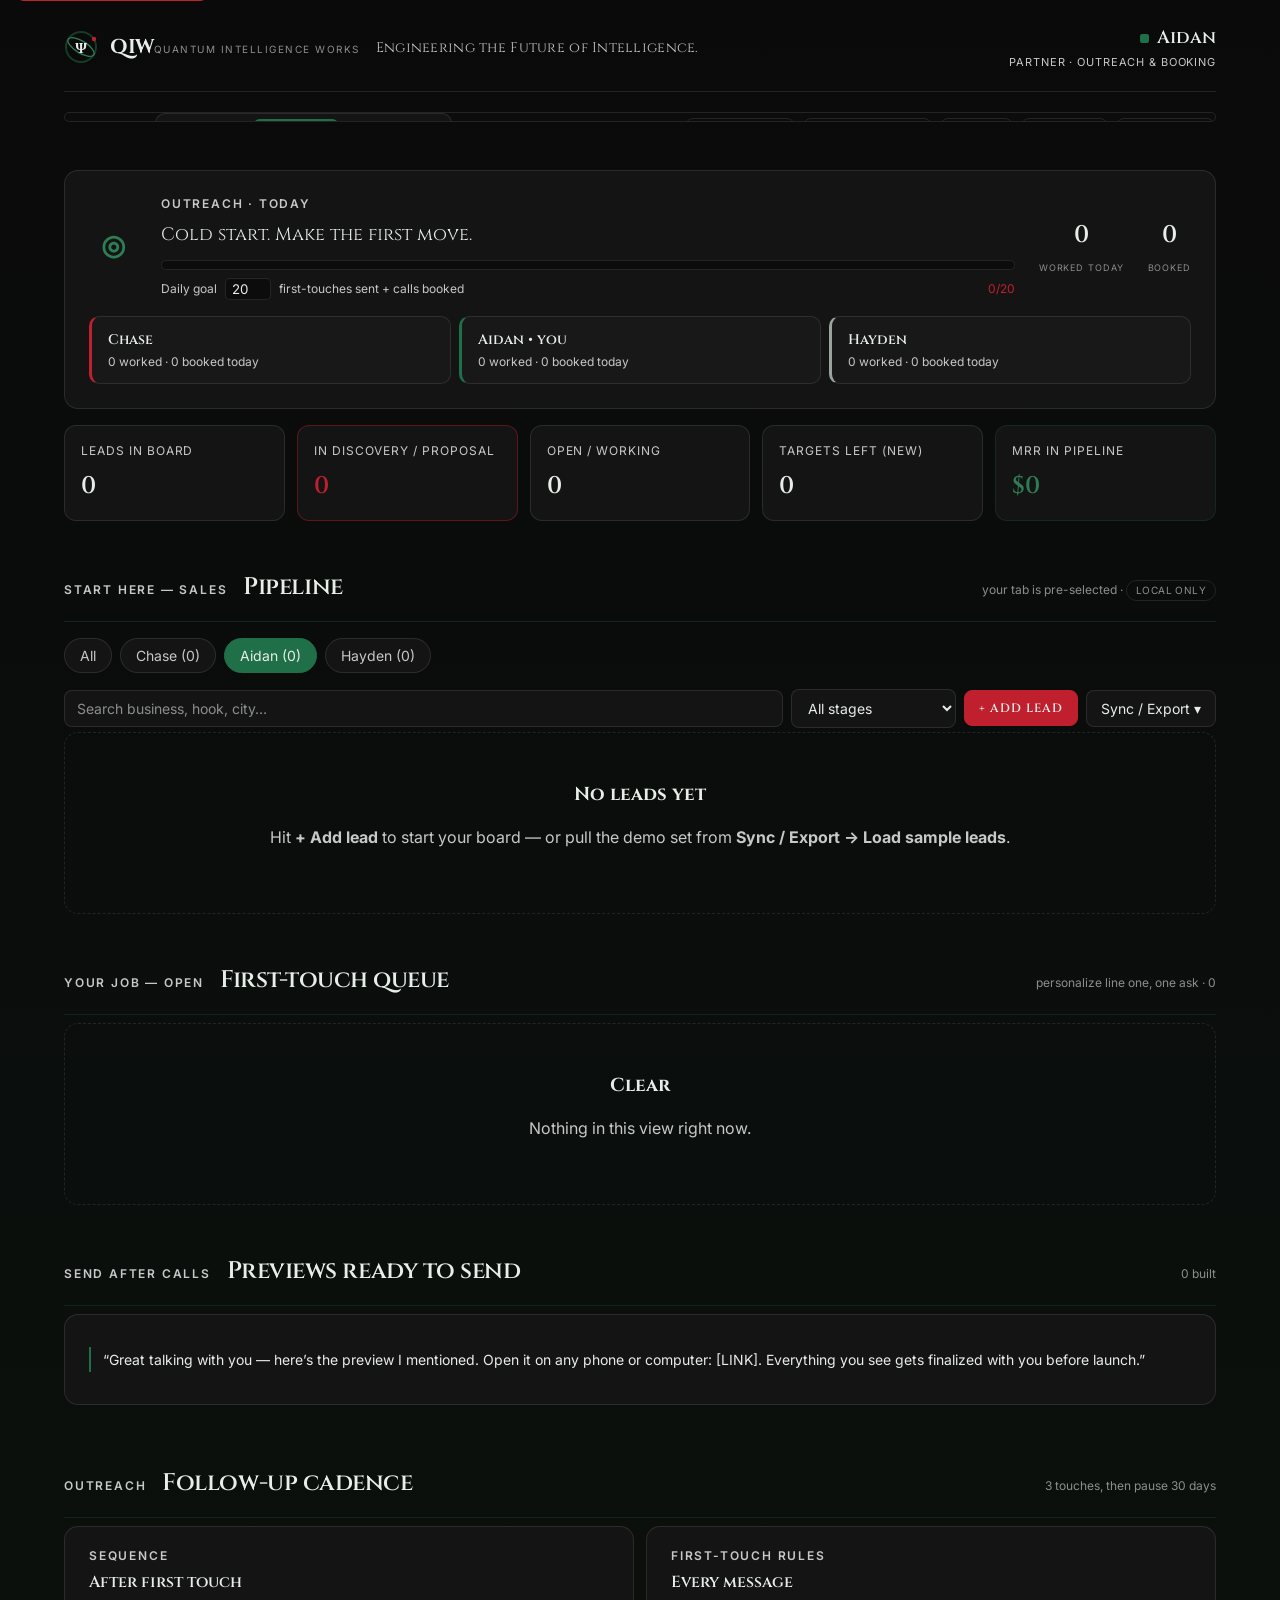
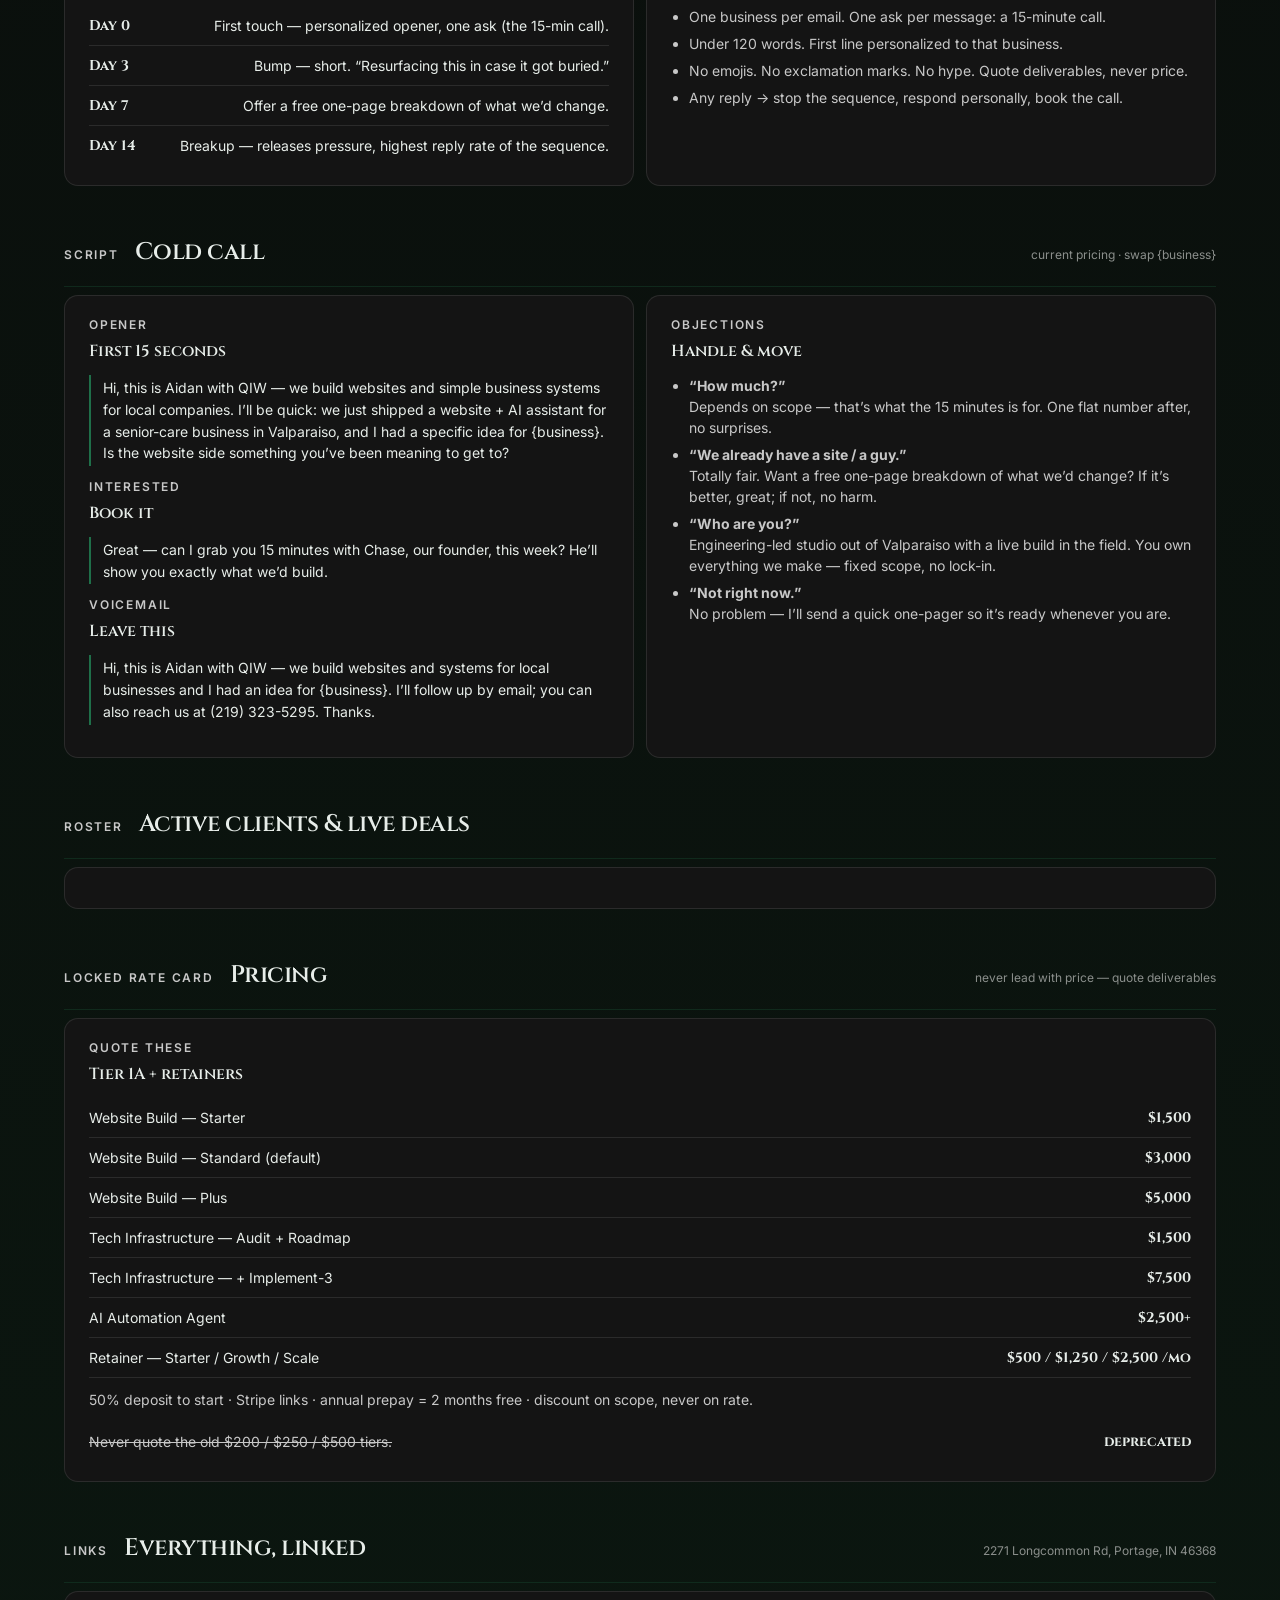
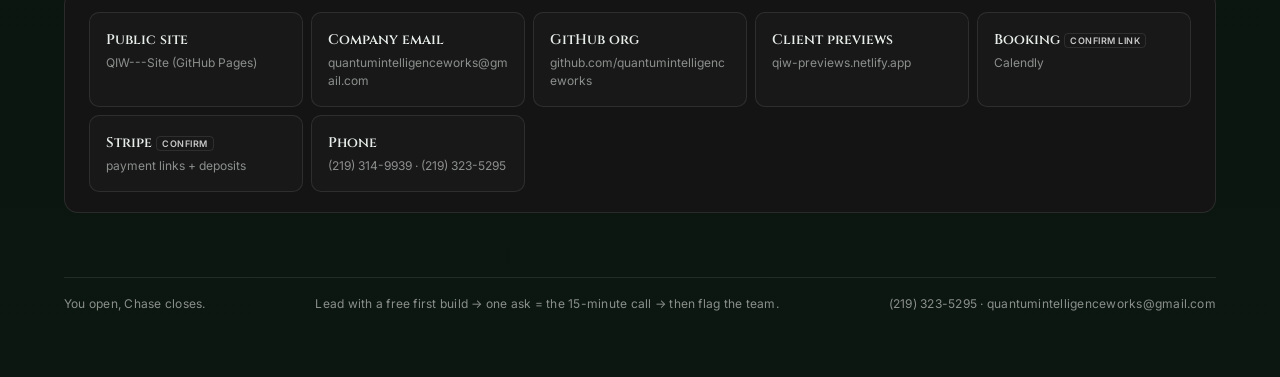
<file: aidan.html>
<!DOCTYPE html>
<html lang="en">
<head>
<meta charset="utf-8">
<meta name="viewport" content="width=device-width, initial-scale=1">
<title>QIW Ops — Aidan</title>
<meta name="description" content="QIW internal operations dashboard — Aidan (Partner · Outreach &amp; Booking).">
<meta name="robots" content="noindex, nofollow">
<meta name="theme-color" content="#0A0A0A">
<link rel="preconnect" href="https://fonts.googleapis.com">
<link rel="preconnect" href="https://fonts.gstatic.com" crossorigin>
<link href="https://fonts.googleapis.com/css2?family=Cinzel:wght@500;600;700&family=Inter:wght@400;500;600;700&display=swap" rel="stylesheet">
<link rel="stylesheet" href="qiw-ops.css">
</head>
<body>
<a class="skip-link" href="#main">Skip to content</a>
<div class="wrap"><div id="app"></div></div>
<div class="scrim" id="scrim"></div>
<div class="toast" id="toast"></div>
<script src="qiw-ops.js"></script>
<script>QIW.boot("aidan");</script>
</body>
</html>
</file>
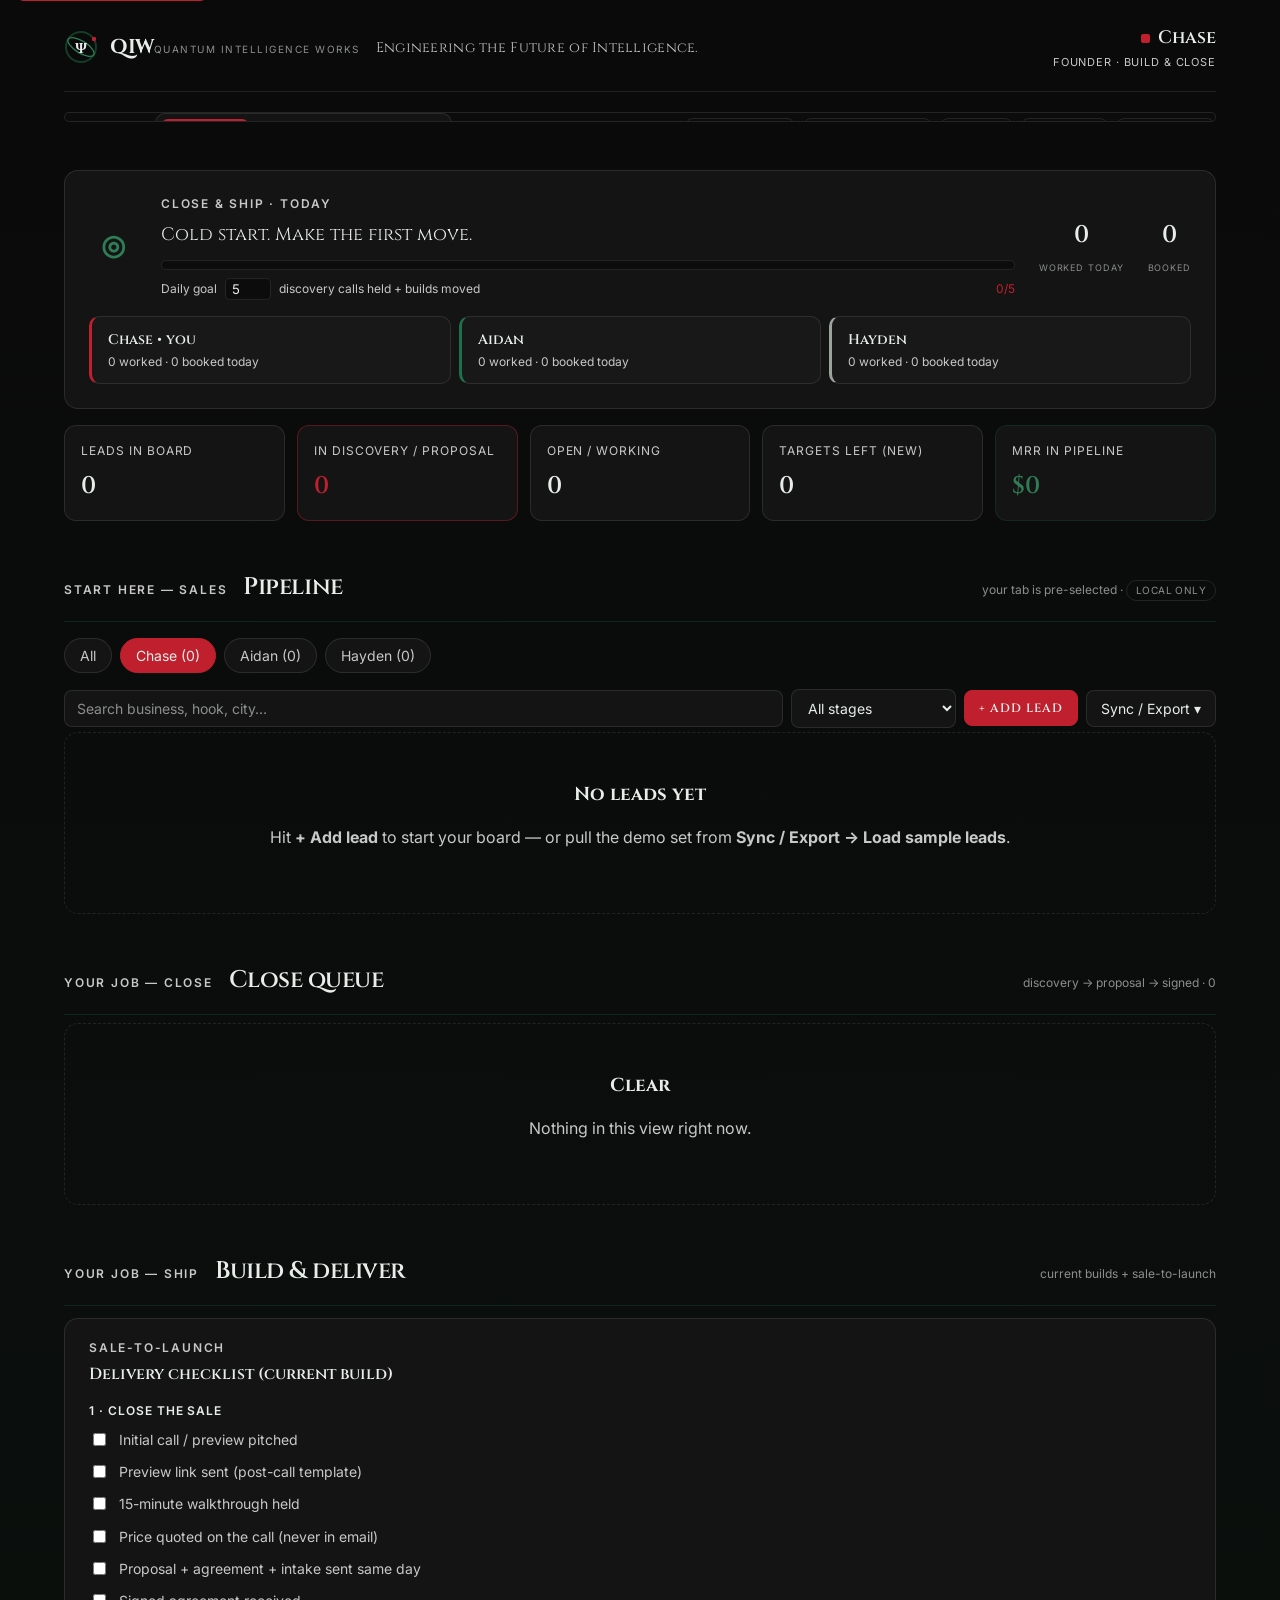
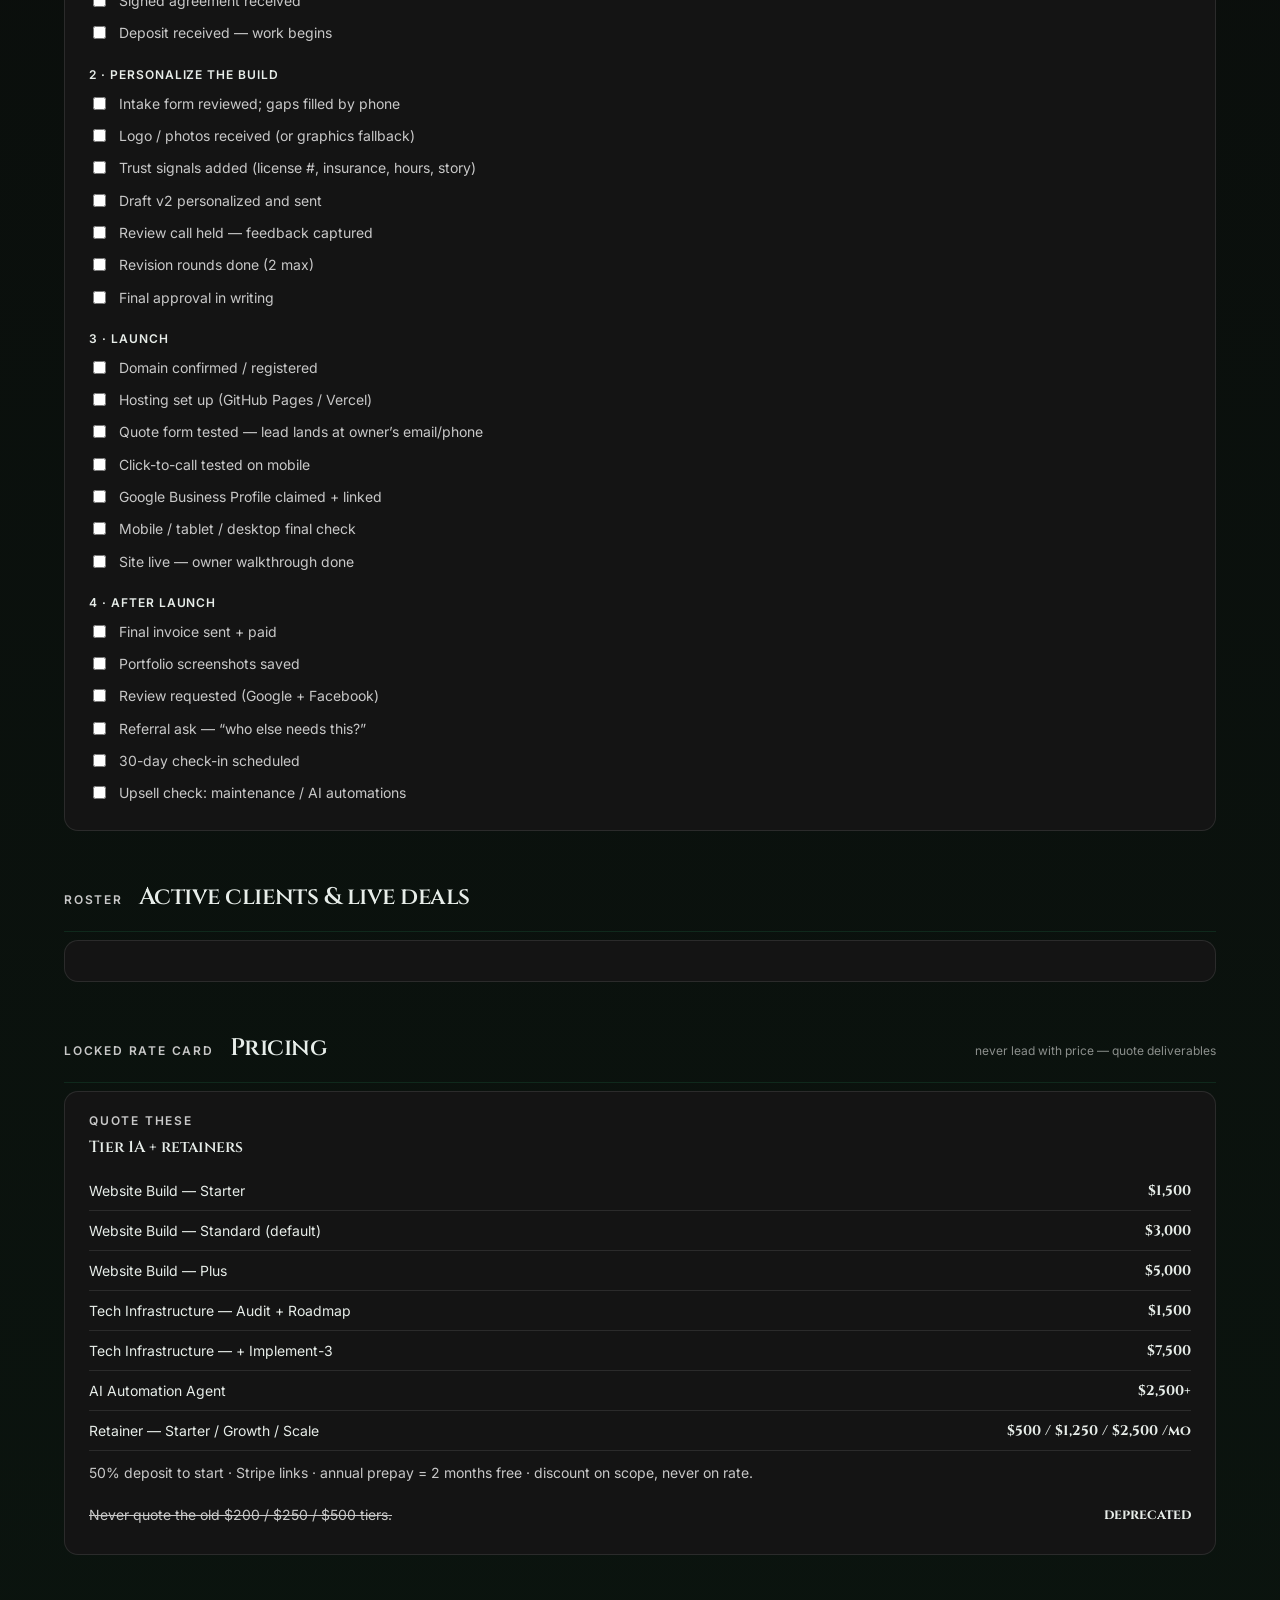
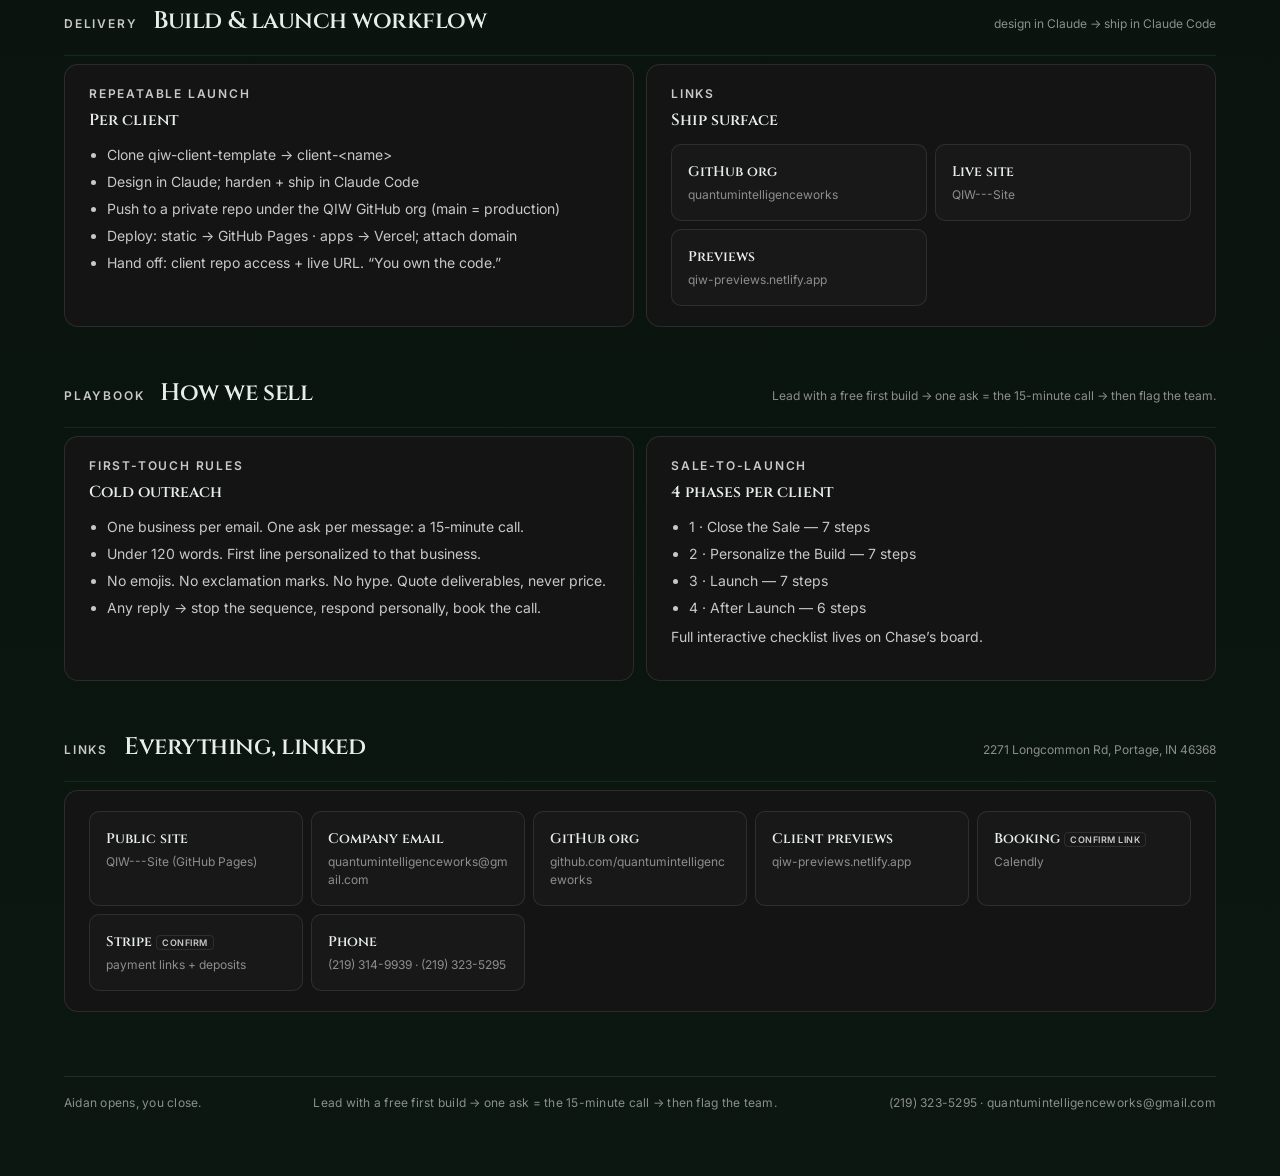
<file: chase.html>
<!DOCTYPE html>
<html lang="en">
<head>
<meta charset="utf-8">
<meta name="viewport" content="width=device-width, initial-scale=1">
<title>QIW Ops — Chase</title>
<meta name="description" content="QIW internal operations dashboard — Chase (Founder · Build &amp; Close).">
<meta name="robots" content="noindex, nofollow">
<meta name="theme-color" content="#0A0A0A">
<link rel="preconnect" href="https://fonts.googleapis.com">
<link rel="preconnect" href="https://fonts.gstatic.com" crossorigin>
<link href="https://fonts.googleapis.com/css2?family=Cinzel:wght@500;600;700&family=Inter:wght@400;500;600;700&display=swap" rel="stylesheet">
<link rel="stylesheet" href="qiw-ops.css">
</head>
<body>
<a class="skip-link" href="#main">Skip to content</a>
<div class="wrap"><div id="app"></div></div>
<div class="scrim" id="scrim"></div>
<div class="toast" id="toast"></div>
<script src="qiw-ops.js"></script>
<script>QIW.boot("chase");</script>
</body>
</html>
</file>
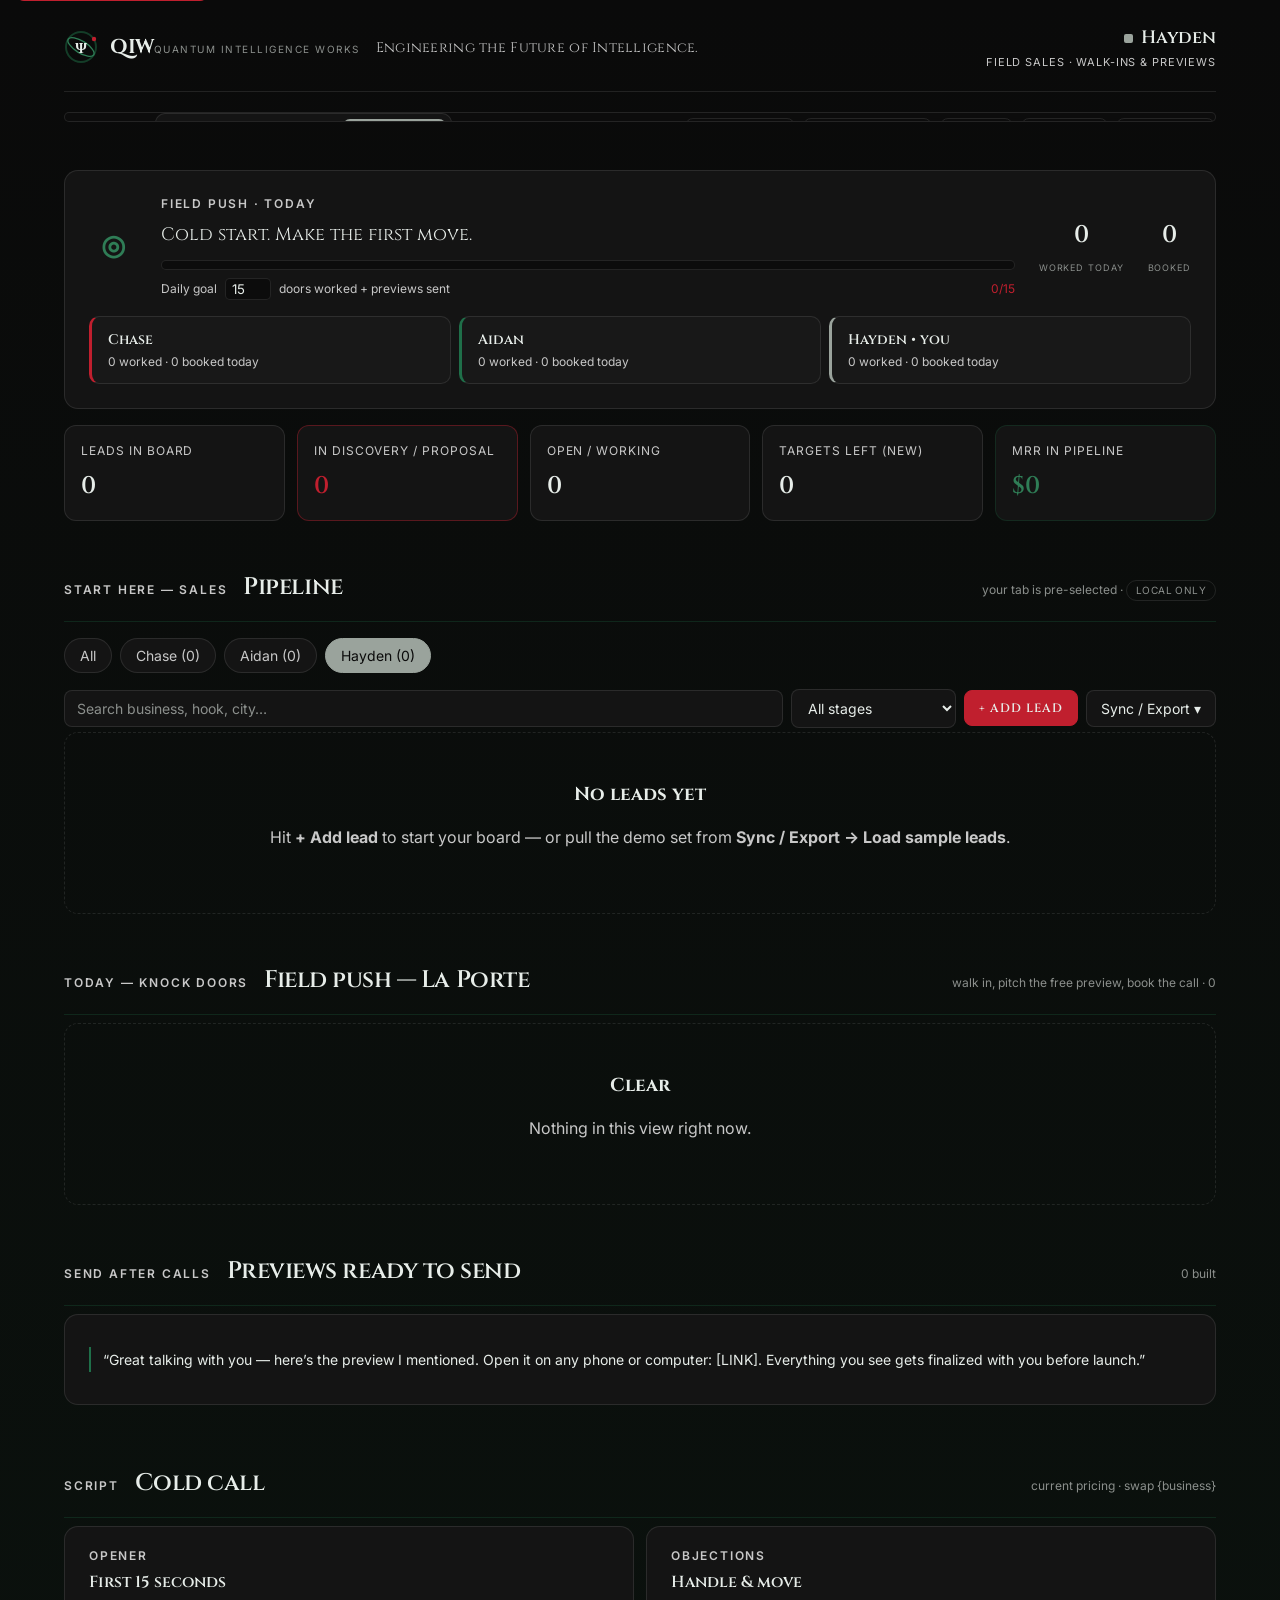
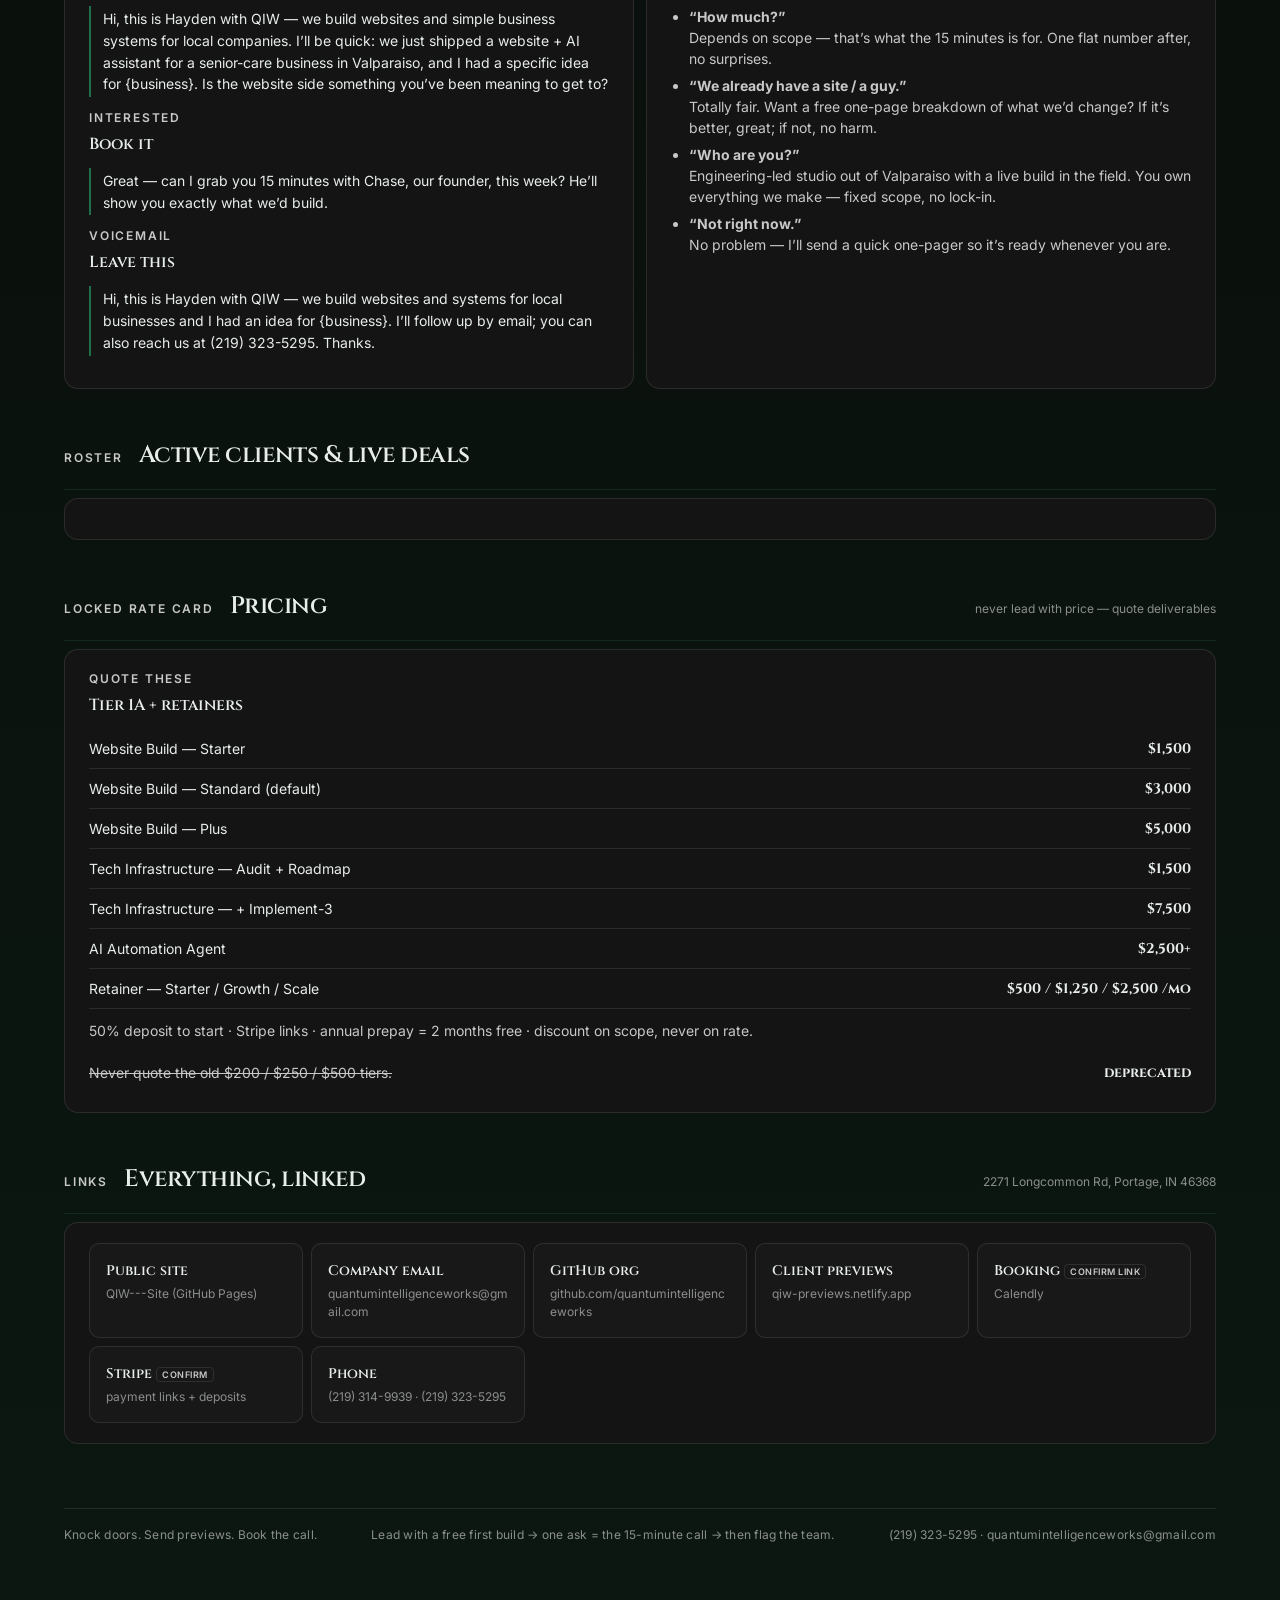
<file: hayden.html>
<!DOCTYPE html>
<html lang="en">
<head>
<meta charset="utf-8">
<meta name="viewport" content="width=device-width, initial-scale=1">
<title>QIW Ops — Hayden</title>
<meta name="description" content="QIW internal operations dashboard — Hayden (Field Sales · Walk-ins &amp; Previews).">
<meta name="robots" content="noindex, nofollow">
<meta name="theme-color" content="#0A0A0A">
<link rel="preconnect" href="https://fonts.googleapis.com">
<link rel="preconnect" href="https://fonts.gstatic.com" crossorigin>
<link href="https://fonts.googleapis.com/css2?family=Cinzel:wght@500;600;700&family=Inter:wght@400;500;600;700&display=swap" rel="stylesheet">
<link rel="stylesheet" href="qiw-ops.css">
</head>
<body>
<a class="skip-link" href="#main">Skip to content</a>
<div class="wrap"><div id="app"></div></div>
<div class="scrim" id="scrim"></div>
<div class="toast" id="toast"></div>
<script src="qiw-ops.js"></script>
<script>QIW.boot("hayden");</script>
</body>
</html>
</file>
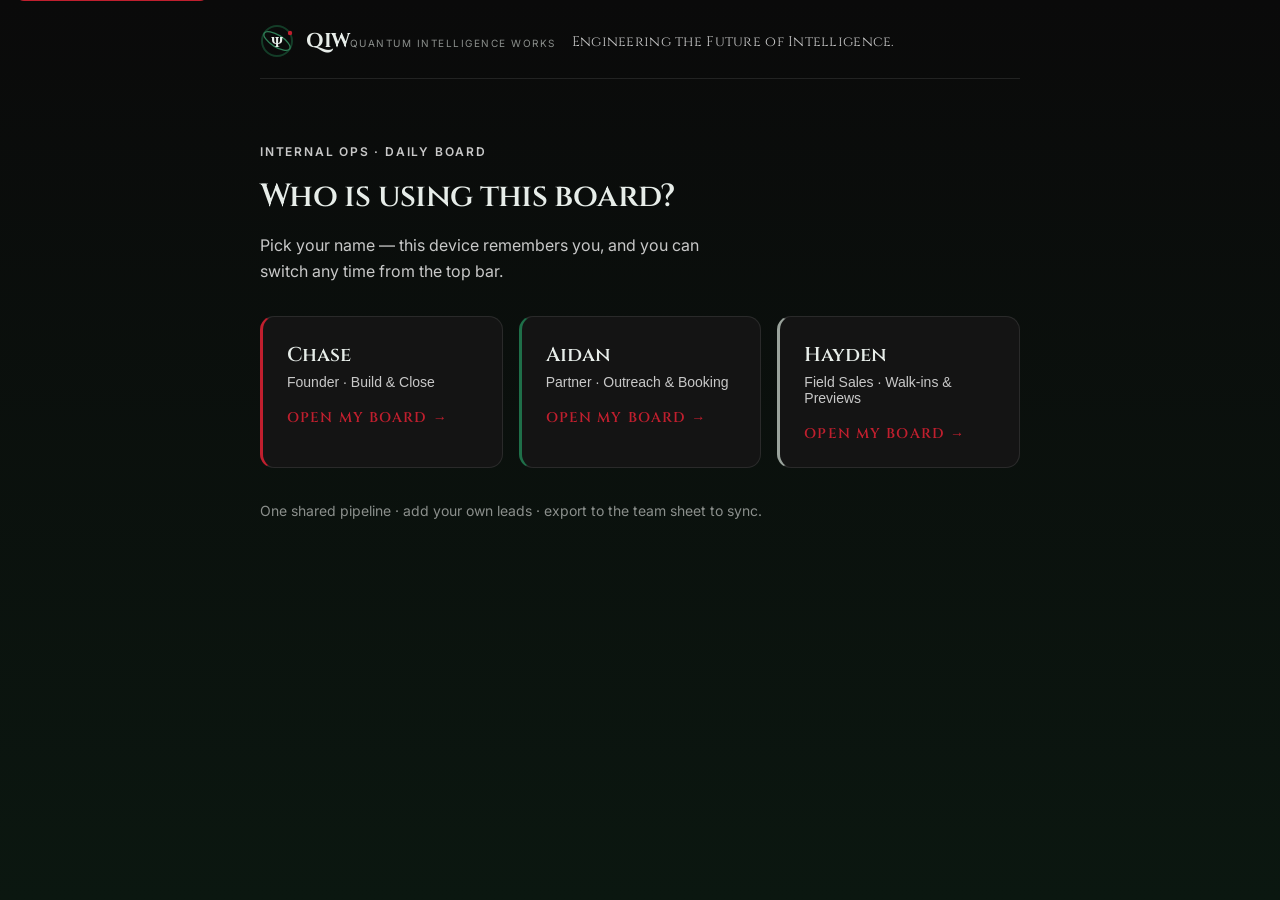
<file: QIW-Dashboard.html>
<!DOCTYPE html>
<html lang="en">
<head>
<meta charset="utf-8">
<meta name="viewport" content="width=device-width, initial-scale=1">
<title>QIW Ops - Daily Board</title>
<meta name="description" content="QIW internal operations dashboard - daily lead board for Chase, Aidan, and Hayden.">
<meta name="robots" content="noindex, nofollow">
<meta name="theme-color" content="#0A0A0A">
<link rel="preconnect" href="https://fonts.googleapis.com">
<link rel="preconnect" href="https://fonts.gstatic.com" crossorigin>
<link href="https://fonts.googleapis.com/css2?family=Cinzel:wght@500;600;700&family=Inter:wght@400;500;600;700&display=swap" rel="stylesheet">
<style>
/* QIW Internal Ops — design system
   Branded to the live QIW site (site/styles/tokens.css): Heraldic Green #143D28 ·
   Crest Red #C01F2E · Deep Forest #0D2417 · Ink Black #141414 · Sage Mist #E7EDE9 · Fog #C8C8C8.
   Type: Cinzel (display) + Inter (body). Dark canvas only.
   $10K checklist: three brand colors only · WCAG AA contrast (red reserved for CTAs +
   large numbers, never small text) · 2px focus rings · semantic landmarks · thin 1px rules ·
   motion whispers (150–250ms ease-out, hover lift -2px, nothing bounces). */

:root{
  /* Brand (verbatim from the site) */
  --black:#0A0A0A;          /* Quantum Black — base */
  --forest:#0D2417;         /* Deep Forest — hero/section ground */
  --green:#143D28;          /* Heraldic Green — primary brand */
  --green-lift:#1f6f49;     /* lightness variant for visible accents */
  --green-bright:#2f7d56;   /* brightest tint — live indicators */
  --red:#C01F2E;            /* Crest Red — CTA / accent */
  --red-hover:#A01828;
  --surface:#141414;        /* Ink Black — cards/panels */
  --surface-2:#181818;
  --paper:#E7EDE9;          /* Sage Mist — primary text */
  --fog:#C8C8C8;            /* muted text / borders */
  --dim:#8b8f8c;            /* lowest-emphasis text (AA on dark) */
  --border:rgba(200,200,200,0.12);
  --border-strong:rgba(200,200,200,0.2);
  --green-rule:rgba(20,61,40,0.55);

  --display:'Cinzel',Georgia,serif;
  --body:'Inter',system-ui,-apple-system,sans-serif;

  /* type scale */
  --t-xs:0.75rem; --t-sm:0.875rem; --t-base:1rem; --t-lg:1.125rem;
  --t-xl:1.25rem; --t-2xl:1.5rem; --t-3xl:1.875rem;
  --tracking-wide:0.08em; --tracking-widest:0.15em; --tracking-tight:-0.02em;

  /* spacing (8px rhythm) */
  --s1:0.25rem; --s2:0.5rem; --s3:0.75rem; --s4:1rem; --s5:1.25rem;
  --s6:1.5rem; --s8:2rem; --s12:3rem; --s16:4rem;

  /* motion */
  --ease:cubic-bezier(0.16,1,0.3,1);
  --fast:150ms; --base:250ms;

  --owner-chase:var(--red); --owner-aidan:var(--green-lift); --owner-hayden:#9aa39c;
}

*{box-sizing:border-box;}
html{scroll-behavior:smooth;}
body{
  margin:0;font-family:var(--body);color:var(--paper);background:var(--black);
  background-image:linear-gradient(180deg,var(--black) 0%,#0b1710 100%);
  min-height:100vh;font-size:16px;line-height:1.5;-webkit-font-smoothing:antialiased;
  text-rendering:optimizeLegibility;
}
a{color:inherit;text-decoration:none;}
.wrap{max-width:1200px;margin:0 auto;padding:0 var(--s6) var(--s16);}

/* focus — never removed (checklist) */
a:focus-visible,button:focus-visible,input:focus-visible,select:focus-visible,
textarea:focus-visible,.tab:focus-visible,.checkitem:focus-visible,[tabindex]:focus-visible{
  outline:2px solid var(--red);outline-offset:2px;border-radius:4px;
}
:focus:not(:focus-visible){outline:none;}

.skip-link{
  position:absolute;left:var(--s4);top:-44px;z-index:100;
  background:var(--red);color:var(--paper);font-family:var(--display);
  font-size:var(--t-sm);font-weight:600;letter-spacing:var(--tracking-wide);
  text-transform:uppercase;padding:var(--s3) var(--s5);border-radius:8px;
  transition:top var(--base) var(--ease);
}
.skip-link:focus{top:var(--s4);}
main:focus{outline:none;}

/* ---------- top bar ---------- */
header.top{
  display:flex;align-items:center;gap:var(--s4);flex-wrap:wrap;
  padding:var(--s6) 0 var(--s5);border-bottom:1px solid var(--border);
}
.mark{display:flex;align-items:center;gap:var(--s3);}
.mark svg{display:block;}
.lock .wm{font-family:var(--display);font-weight:700;font-size:var(--t-xl);letter-spacing:var(--tracking-tight);line-height:1;}
.lock .org{font-family:var(--body);font-size:0.625rem;letter-spacing:var(--tracking-widest);color:var(--dim);margin-top:4px;text-transform:uppercase;}
.tagline{font-family:var(--display);font-size:var(--t-sm);color:var(--fog);letter-spacing:0.02em;align-self:center;}
.whoami{margin-left:auto;text-align:right;}
.whoami .nm{font-family:var(--display);font-size:var(--t-lg);font-weight:600;}
.whoami .rl{font-family:var(--body);font-size:0.6875rem;letter-spacing:var(--tracking-wide);color:var(--fog);text-transform:uppercase;margin-top:3px;}
.whoami .nm .chip{display:inline-block;width:9px;height:9px;border-radius:2px;margin-right:8px;vertical-align:middle;}

/* ---------- nav (board switch) ---------- */
nav.bar{display:flex;gap:var(--s3);flex-wrap:wrap;align-items:center;margin:var(--s5) 0 var(--s2);}
nav.bar .seg{display:flex;gap:var(--s1);background:var(--surface);border:1px solid var(--border);border-radius:10px;padding:5px;}
nav.bar a.np{
  font-family:var(--display);font-size:var(--t-sm);font-weight:600;letter-spacing:var(--tracking-wide);
  color:var(--fog);padding:8px 16px;border-radius:7px;text-transform:uppercase;
  transition:color var(--base) var(--ease),background var(--base) var(--ease);
}
nav.bar a.np:hover{color:var(--paper);background:var(--surface-2);}
nav.bar a.np.here{background:var(--red);color:var(--paper);}
nav.bar a.np.here.g{background:var(--green-lift);}
nav.bar a.np.here.s{background:var(--owner-hayden);color:var(--black);}
nav.bar .ext{margin-left:auto;display:flex;gap:var(--s2);flex-wrap:wrap;}
nav.bar .ext a{
  font-family:var(--body);font-size:var(--t-sm);color:var(--fog);border:1px solid var(--border);
  border-radius:8px;padding:8px 13px;transition:color var(--base) var(--ease),border-color var(--base) var(--ease);
}
nav.bar .ext a:hover{color:var(--paper);border-color:var(--fog);}

/* ---------- section + heads ---------- */
section.mod{margin-top:var(--s12);}
.modhead{display:flex;align-items:baseline;gap:var(--s4);margin:0 0 var(--s4);flex-wrap:wrap;}
.modhead h2{font-family:var(--display);font-weight:600;font-size:var(--t-2xl);margin:0;letter-spacing:var(--tracking-tight);}
.modhead .kick{font-family:var(--body);font-size:var(--t-xs);font-weight:600;letter-spacing:var(--tracking-widest);color:var(--fog);text-transform:uppercase;}
.modhead .note{margin-left:auto;font-family:var(--body);font-size:var(--t-xs);color:var(--dim);}
.rule{height:1px;background:var(--green-rule);border:0;margin:0 0 var(--s2);}

.panel{background:var(--surface);border:1px solid var(--border);border-radius:14px;padding:var(--s6) var(--s6);}

/* motor / daily goal */
.motor{display:flex;align-items:center;gap:var(--s6);flex-wrap:wrap;}
.motor .big{font-family:var(--display);font-size:1.75rem;font-weight:700;min-width:48px;text-align:center;color:var(--green-bright);}
.motor .mid{flex:1;min-width:240px;}
.motor .lab{font-family:var(--body);font-size:var(--t-xs);font-weight:600;letter-spacing:var(--tracking-widest);color:var(--fog);text-transform:uppercase;}
.motor .state{font-family:var(--display);font-size:var(--t-lg);margin:var(--s2) 0 var(--s3);}
.bar{height:10px;background:#0c0c0c;border:1px solid var(--border);border-radius:6px;overflow:hidden;}
.bar>i{display:block;height:100%;width:0;background:linear-gradient(90deg,var(--green-lift),var(--red));transition:width var(--base) var(--ease);}
.motor .goalrow{font-family:var(--body);font-size:var(--t-xs);color:var(--fog);margin-top:var(--s2);display:flex;gap:var(--s2);align-items:center;flex-wrap:wrap;}
.motor input.goal{width:46px;background:#0c0c0c;border:1px solid var(--border);color:var(--paper);border-radius:5px;padding:2px 6px;font-family:var(--body);}
.motor .counts{display:flex;gap:var(--s6);text-align:center;}
.motor .counts b{font-family:var(--display);font-size:var(--t-2xl);display:block;font-weight:600;}
.motor .counts span{font-family:var(--body);font-size:0.5625rem;letter-spacing:0.1em;color:var(--dim);text-transform:uppercase;}
.reps{display:flex;gap:var(--s2);margin-top:var(--s4);flex-wrap:wrap;}
.repchip{flex:1;min-width:150px;border:1px solid var(--border);border-radius:10px;padding:var(--s3) var(--s4);background:var(--surface-2);border-left:3px solid var(--dim);}
.repchip.chase{border-left-color:var(--owner-chase);}
.repchip.aidan{border-left-color:var(--owner-aidan);}
.repchip.hayden{border-left-color:var(--owner-hayden);}
.repchip .n{font-family:var(--display);font-weight:600;font-size:var(--t-sm);}
.repchip .s{font-family:var(--body);font-size:var(--t-xs);color:var(--fog);margin-top:3px;}

/* stat strip */
.stats{display:grid;grid-template-columns:repeat(5,1fr);gap:var(--s3);margin-top:var(--s4);}
.stat{background:var(--surface);border:1px solid var(--border);border-radius:12px;padding:var(--s4);transition:border-color var(--base) var(--ease);}
.stat:hover{border-color:var(--border-strong);}
.stat .k{font-family:var(--body);font-size:var(--t-xs);letter-spacing:var(--tracking-wide);color:var(--fog);text-transform:uppercase;}
.stat .v{font-family:var(--display);font-size:var(--t-2xl);margin-top:var(--s2);font-weight:600;}
.stat.hot{border-color:rgba(192,31,46,0.4);}
.stat.hot .v{color:var(--red);}                 /* large (24px) → AA-large OK */
.stat.live{border-color:var(--green-rule);}
.stat.live .v{color:var(--green-bright);}

/* toolbar */
.toolbar{display:flex;gap:var(--s2);flex-wrap:wrap;align-items:center;margin:var(--s4) 0 var(--s1);}
.tabs{display:flex;gap:var(--s2);flex-wrap:wrap;}
.tab{border:1px solid var(--border);background:var(--surface);color:var(--fog);padding:8px 15px;border-radius:20px;cursor:pointer;font-size:var(--t-sm);font-family:var(--body);transition:color var(--base) var(--ease),background var(--base) var(--ease),border-color var(--base) var(--ease);}
.tab:hover{color:var(--paper);border-color:var(--fog);}
.tab.active{color:var(--paper);background:var(--red);border-color:var(--red);}
.tab.active.g{background:var(--green-lift);border-color:var(--green-lift);}
.tab.active.s{background:var(--owner-hayden);border-color:var(--owner-hayden);color:var(--black);}
input.search,select,input.txt{background:var(--surface);border:1px solid var(--border);color:var(--paper);border-radius:8px;padding:9px 12px;font-size:var(--t-sm);font-family:var(--body);transition:border-color var(--base) var(--ease);}
input.search{flex:1;min-width:170px;}
input.search:hover,select:hover{border-color:var(--fog);}
input.search::placeholder{color:var(--dim);}
.btn{border:1px solid var(--border);background:var(--surface);color:var(--paper);padding:9px 14px;border-radius:8px;cursor:pointer;font-size:var(--t-sm);font-family:var(--body);transition:border-color var(--base) var(--ease),background var(--base) var(--ease),transform var(--fast) var(--ease);}
.btn:hover{border-color:var(--fog);transform:translateY(-2px);}
.btn.primary{background:var(--red);color:var(--paper);border-color:var(--red);font-family:var(--display);font-weight:600;letter-spacing:var(--tracking-wide);text-transform:uppercase;font-size:var(--t-xs);}
.btn.primary:hover{background:var(--red-hover);border-color:var(--red-hover);}
.menu{position:relative;}
.menu .pop{position:absolute;right:0;top:46px;background:var(--surface-2);border:1px solid var(--border-strong);border-radius:10px;padding:6px;min-width:240px;z-index:30;display:none;box-shadow:0 20px 50px -20px rgba(0,0,0,0.85);}
.menu.open .pop{display:block;}
.menu .pop button{display:block;width:100%;text-align:left;background:none;border:none;color:var(--paper);padding:10px 12px;border-radius:7px;cursor:pointer;font-size:var(--t-sm);font-family:var(--body);}
.menu .pop button:hover{background:var(--green-rule);}

/* lead grid */
.grid{display:grid;grid-template-columns:repeat(auto-fill,minmax(310px,1fr));gap:var(--s3);margin-top:var(--s3);}
.card{background:var(--surface);border:1px solid var(--border);border-radius:14px;padding:var(--s5);border-left:3px solid var(--ownc,var(--dim));transition:border-color var(--base) var(--ease),transform var(--base) var(--ease);}
.card:hover{transform:translateY(-2px);border-top-color:var(--border-strong);border-right-color:var(--border-strong);border-bottom-color:var(--border-strong);}
.card.chase{--ownc:var(--owner-chase);}
.card.aidan{--ownc:var(--owner-aidan);}
.card.hayden{--ownc:var(--owner-hayden);}
.card .ch{display:flex;justify-content:space-between;gap:var(--s2);align-items:flex-start;}
.biz{font-family:var(--display);font-size:var(--t-lg);font-weight:600;line-height:1.2;}
.csub{color:var(--fog);font-size:var(--t-sm);margin-top:3px;}
.pill{font-family:var(--body);font-size:0.625rem;font-weight:600;letter-spacing:0.04em;padding:4px 9px;border-radius:20px;border:1px solid var(--border);color:var(--fog);white-space:nowrap;text-transform:uppercase;}
.pill.s-New{color:var(--fog);border-color:var(--border-strong);}
.pill.s-Contacted{color:var(--green-bright);border-color:var(--green-rule);}
.pill.s-DiscoveryBooked{color:var(--paper);background:var(--green-lift);border-color:var(--green-lift);}
.pill.s-DiscoveryDone{color:var(--paper);background:var(--green);border-color:var(--green);}
.pill.s-Proposal{color:var(--paper);background:var(--red);border-color:var(--red);}
.pill.s-Won{color:var(--black);background:var(--green-bright);border-color:var(--green-bright);}
.pill.s-Lost{color:var(--dim);}
.pill.s-Nurture{color:var(--fog);border-color:var(--border-strong);}
.ownbadge{font-family:var(--body);font-size:0.625rem;font-weight:600;letter-spacing:0.05em;padding:3px 8px;border-radius:5px;}
.hook{font-size:var(--t-sm);color:var(--paper);margin:var(--s3) 0;min-height:16px;line-height:1.45;}
.tags{display:flex;gap:6px;flex-wrap:wrap;margin-bottom:var(--s3);}
.tag{font-family:var(--body);font-size:0.625rem;color:var(--fog);background:#0c0c0c;border:1px solid var(--border);padding:3px 8px;border-radius:5px;}
.tag.lp{color:var(--red);border-color:rgba(192,31,46,0.5);}
.tag.prev{color:var(--green-bright);border-color:var(--green-rule);}
.meta{font-family:var(--body);font-size:var(--t-xs);color:var(--dim);margin-bottom:var(--s3);word-break:break-word;}
.acts{display:flex;gap:6px;flex-wrap:wrap;}
.acts .btn{flex:1;padding:8px 9px;font-size:var(--t-xs);text-align:center;min-width:88px;}
.acts .btn.book{background:rgba(192,31,46,0.14);border-color:rgba(192,31,46,0.5);color:var(--red);}
.acts .btn.book:hover{background:var(--red);color:var(--paper);border-color:var(--red);}
.acts .btn.prev{background:var(--green-rule);border-color:var(--green-lift);color:var(--green-bright);}
.acts .btn.prev:hover{color:var(--paper);}
.statusrow{display:flex;gap:7px;margin-top:var(--s3);}
.statusrow select{flex:1;padding:7px 9px;font-size:var(--t-xs);}
.iconbtn{background:none;border:1px solid var(--border);color:var(--fog);border-radius:7px;padding:7px 11px;cursor:pointer;font-size:var(--t-xs);font-family:var(--body);transition:color var(--base) var(--ease),border-color var(--base) var(--ease);}
.iconbtn:hover{color:var(--red);border-color:rgba(192,31,46,0.5);}
.empty{text-align:center;padding:var(--s12);border:1px dashed var(--border);border-radius:14px;color:var(--fog);}
.empty h3{font-family:var(--display);color:var(--paper);margin:0 0 var(--s2);}

/* reference cards */
.cards2{display:grid;grid-template-columns:repeat(auto-fit,minmax(300px,1fr));gap:var(--s3);}
.refcard{background:var(--surface);border:1px solid var(--border);border-radius:14px;padding:var(--s5) var(--s6);}
.refcard h3{font-family:var(--display);font-size:var(--t-base);margin:0 0 var(--s3);font-weight:600;}
.refcard h3 .t{font-family:var(--body);font-size:var(--t-xs);font-weight:600;letter-spacing:var(--tracking-widest);color:var(--fog);display:block;margin-bottom:5px;text-transform:uppercase;}
.refcard p{margin:0 0 var(--s3);font-size:var(--t-sm);color:var(--fog);line-height:1.55;}
.refcard ul{margin:0 0 var(--s2);padding-left:18px;}
.refcard li{font-size:var(--t-sm);color:var(--fog);margin:6px 0;line-height:1.5;}
.refcard .q{border-left:2px solid var(--green-lift);padding:2px 0 2px var(--s3);margin:var(--s3) 0;color:var(--paper);font-size:var(--t-sm);line-height:1.55;}
.kv{display:flex;justify-content:space-between;gap:var(--s4);border-bottom:1px solid var(--border);padding:9px 0;font-size:var(--t-sm);}
.kv:last-child{border-bottom:0;}
.kv b{font-family:var(--display);}
.kv .deprecated{color:var(--fog);text-decoration:line-through;}
.checkitem{display:flex;gap:10px;align-items:flex-start;padding:6px 0;font-size:var(--t-sm);color:var(--fog);cursor:pointer;line-height:1.45;}
.checkitem input{margin-top:3px;accent-color:var(--red);flex:0 0 auto;}
.checkitem.done{color:var(--dim);text-decoration:line-through;}
.phase{font-family:var(--body);font-size:var(--t-xs);font-weight:600;letter-spacing:var(--tracking-wide);color:var(--paper);text-transform:uppercase;margin:var(--s4) 0 var(--s1);}
.linkgrid{display:grid;grid-template-columns:repeat(auto-fit,minmax(190px,1fr));gap:var(--s2);}
.linkgrid a{display:block;background:var(--surface-2);border:1px solid var(--border);border-radius:10px;padding:var(--s4);transition:border-color var(--base) var(--ease),transform var(--base) var(--ease);}
.linkgrid a:hover{border-color:var(--green-rule);transform:translateY(-2px);}
.linkgrid a .l{font-family:var(--display);font-size:var(--t-sm);font-weight:600;}
.linkgrid a .u{font-family:var(--body);font-size:var(--t-xs);color:var(--dim);margin-top:4px;word-break:break-all;}
.linkgrid a .badge{font-family:var(--body);font-size:0.5625rem;color:var(--fog);letter-spacing:0.06em;border:1px solid var(--border);border-radius:4px;padding:1px 5px;text-transform:uppercase;}

/* modal */
.scrim{position:fixed;inset:0;background:rgba(5,5,5,0.8);display:none;align-items:flex-start;justify-content:center;padding:var(--s8) var(--s4);z-index:50;overflow:auto;}
.scrim.open{display:flex;}
.modal{background:var(--surface-2);border:1px solid var(--border-strong);border-radius:16px;width:100%;max-width:640px;padding:var(--s6);}
.modal h2{font-family:var(--display);margin:0 0 var(--s4);font-weight:600;}
.fgrid{display:grid;grid-template-columns:1fr 1fr;gap:var(--s3);}
.field{display:flex;flex-direction:column;gap:5px;}
.field.full{grid-column:1/-1;}
.field label{font-family:var(--body);font-size:var(--t-xs);font-weight:600;letter-spacing:var(--tracking-wide);color:var(--fog);text-transform:uppercase;}
.field input,.field select,.field textarea{background:#0c0c0c;border:1px solid var(--border);color:var(--paper);border-radius:8px;padding:9px 11px;font-size:var(--t-sm);width:100%;font-family:var(--body);}
.field input:hover,.field select:hover,.field textarea:hover{border-color:var(--fog);}
.modal .foot{display:flex;justify-content:flex-end;gap:var(--s2);margin-top:var(--s4);}

.toast{position:fixed;left:50%;bottom:24px;transform:translateX(-50%) translateY(20px);background:var(--surface-2);border:1px solid var(--red);padding:13px 19px;border-radius:11px;opacity:0;transition:opacity var(--base) var(--ease),transform var(--base) var(--ease);z-index:80;max-width:92vw;text-align:center;font-size:var(--t-sm);}
.toast.show{opacity:1;transform:translateX(-50%) translateY(0);}
.toast .bw{font-family:var(--display);color:var(--red);font-weight:700;}

footer.foot{margin-top:var(--s16);padding-top:var(--s4);border-top:1px solid var(--border);color:var(--dim);font-size:var(--t-xs);font-family:var(--body);letter-spacing:0.02em;display:flex;justify-content:space-between;flex-wrap:wrap;gap:var(--s3);line-height:1.6;}

.picker{max-width:760px;margin:0 auto;}
.pickbody{padding:var(--s16) 0;}
.pickkick{font-family:var(--body);font-size:var(--t-xs);font-weight:600;letter-spacing:var(--tracking-widest);color:var(--fog);text-transform:uppercase;margin:0 0 var(--s3);}
.pickh1{font-family:var(--display);font-size:2rem;font-weight:600;margin:0 0 var(--s3);letter-spacing:var(--tracking-tight);}
.picksub{color:var(--fog);max-width:48ch;margin:0 0 var(--s8);font-size:var(--t-base);line-height:1.6;}
.pickgrid{display:grid;grid-template-columns:repeat(auto-fit,minmax(200px,1fr));gap:var(--s4);}
.pick{display:flex;flex-direction:column;gap:6px;text-align:left;background:var(--surface);border:1px solid var(--border);border-left:3px solid var(--dim);border-radius:14px;padding:var(--s6);cursor:pointer;color:var(--paper);transition:border-color var(--base) var(--ease),transform var(--base) var(--ease);}
.pick:hover{transform:translateY(-2px);border-color:var(--border-strong);}
.pick.chase{border-left-color:var(--owner-chase);}
.pick.aidan{border-left-color:var(--owner-aidan);}
.pick.hayden{border-left-color:var(--owner-hayden);}
.pk-name{font-family:var(--display);font-size:var(--t-xl);font-weight:600;}
.pk-role{font-size:var(--t-sm);color:var(--fog);}
.pk-go{font-family:var(--display);font-size:var(--t-sm);font-weight:600;letter-spacing:var(--tracking-wide);text-transform:uppercase;color:var(--red);margin-top:var(--s3);}
.picknote{margin-top:var(--s8);font-size:var(--t-sm);color:var(--dim);}
.navlab{font-family:var(--body);font-size:0.625rem;letter-spacing:var(--tracking-wide);color:var(--dim);text-transform:uppercase;align-self:center;margin-right:4px;}
.cloudchip{display:inline-block;cursor:pointer;font-family:var(--body);font-size:0.625rem;letter-spacing:0.04em;padding:2px 9px;border-radius:20px;border:1px solid var(--border);text-transform:uppercase;transition:color var(--base) var(--ease),border-color var(--base) var(--ease);}
.cloudchip.off{color:var(--dim);}
.cloudchip.onx{color:var(--green-bright);border-color:var(--green-rule);}
.cloudchip:hover{color:var(--paper);}

@media (max-width:820px){
  .stats{grid-template-columns:repeat(2,1fr);}
  .fgrid{grid-template-columns:1fr;}
  .whoami{margin-left:0;text-align:left;width:100%;}
  .tagline{display:none;}
  nav.bar .ext{width:100%;margin-left:0;}
}

@media (prefers-reduced-motion: reduce){
  *{transition-duration:0.01ms !important;scroll-behavior:auto;}
}

</style>
</head>
<body>
<a class="skip-link" href="#main">Skip to content</a>
<div class="wrap"><div id="app"></div></div>
<div class="scrim" id="scrim"></div>
<div class="toast" id="toast"></div>
<script>
/* QIW Internal Ops — shared engine + data
   One pipeline, three role-tailored views (chase/aidan/hayden).
   Data persists in localStorage (shared across the 3 pages on the same host)
   with a window.storage fallback for sandboxed hosts. Export CSV to sync the Google Sheet. */
(function () {
  "use strict";

  // ---------------- company facts (from QIW source-of-truth docs) ----------------
  var LINKS = {
    site: "https://quantumintelligenceworks.github.io/QIW---Site",
    github: "https://github.com/quantumintelligenceworks",
    previews: "https://qiw-previews.netlify.app",
    email: "quantumintelligenceworks@gmail.com",
    book: "https://calendly.com/quantumintelligenceworks",
    tracker: "",
    stripe: "https://dashboard.stripe.com/payments",
    phone1: "(219) 314-9939",
    phone2: "(219) 323-5295",
    addr: "2271 Longcommon Rd, Portage, IN 46368"
  };

  var PRICING = {
    rows: [
      ["Website Build — Starter", "$1,500"],
      ["Website Build — Standard (default)", "$3,000"],
      ["Website Build — Plus", "$5,000"],
      ["Tech Infrastructure — Audit + Roadmap", "$1,500"],
      ["Tech Infrastructure — + Implement-3", "$7,500"],
      ["AI Automation Agent", "$2,500+"],
      ["Retainer — Starter / Growth / Scale", "$500 / $1,250 / $2,500 /mo"]
    ],
    terms: "50% deposit to start · Stripe links · annual prepay = 2 months free · discount on scope, never on rate.",
    deprecated: "Never quote the old $200 / $250 / $500 tiers."
  };

  var SOPS = {
    leadWith: "Lead with a free first build → one ask = the 15-minute call → then flag the team.",
    firstTouch: [
      "One business per email. One ask per message: a 15-minute call.",
      "Under 120 words. First line personalized to that business.",
      "No emojis. No exclamation marks. No hype. Quote deliverables, never price.",
      "Any reply → stop the sequence, respond personally, book the call."
    ],
    cadence: [
      ["Day 0", "First touch — personalized opener, one ask (the 15-min call)."],
      ["Day 3", "Bump — short. “Resurfacing this in case it got buried.”"],
      ["Day 7", "Offer a free one-page breakdown of what we’d change."],
      ["Day 14", "Breakup — releases pressure, highest reply rate of the sequence."]
    ],
    coldcall: {
      opener: "Hi, this is {me} with QIW — we build websites and simple business systems for local companies. I’ll be quick: we just shipped a website + AI assistant for a senior-care business in Valparaiso, and I had a specific idea for {business}. Is the website side something you’ve been meaning to get to?",
      interested: "Great — can I grab you 15 minutes with Chase, our founder, this week? He’ll show you exactly what we’d build.",
      voicemail: "Hi, this is {me} with QIW — we build websites and systems for local businesses and I had an idea for {business}. I’ll follow up by email; you can also reach us at " + LINKS.phone2 + ". Thanks.",
      objections: [
        ["“How much?”", "Depends on scope — that’s what the 15 minutes is for. One flat number after, no surprises."],
        ["“We already have a site / a guy.”", "Totally fair. Want a free one-page breakdown of what we’d change? If it’s better, great; if not, no harm."],
        ["“Who are you?”", "Engineering-led studio out of Valparaiso with a live build in the field. You own everything we make — fixed scope, no lock-in."],
        ["“Not right now.”", "No problem — I’ll send a quick one-pager so it’s ready whenever you are."]
      ]
    },
    launch: {
      "1 · Close the Sale": ["Initial call / preview pitched", "Preview link sent (post-call template)", "15-minute walkthrough held", "Price quoted on the call (never in email)", "Proposal + agreement + intake sent same day", "Signed agreement received", "Deposit received — work begins"],
      "2 · Personalize the Build": ["Intake form reviewed; gaps filled by phone", "Logo / photos received (or graphics fallback)", "Trust signals added (license #, insurance, hours, story)", "Draft v2 personalized and sent", "Review call held — feedback captured", "Revision rounds done (2 max)", "Final approval in writing"],
      "3 · Launch": ["Domain confirmed / registered", "Hosting set up (GitHub Pages / Vercel)", "Quote form tested — lead lands at owner’s email/phone", "Click-to-call tested on mobile", "Google Business Profile claimed + linked", "Mobile / tablet / desktop final check", "Site live — owner walkthrough done"],
      "4 · After Launch": ["Final invoice sent + paid", "Portfolio screenshots saved", "Review requested (Google + Facebook)", "Referral ask — “who else needs this?”", "30-day check-in scheduled", "Upsell check: maintenance / AI automations"]
    }
  };

  // ---------------- seeded pipeline (real leads + clients, June 2026) ----------------
  var P = "https://qiw-previews.netlify.app/";
  var SAMPLES = [
    mk("Assisting Seniors", "Chase", "Senior Care", "Valparaiso IN", "Kelly Staubus", "", "", "Live", "Site + Gmail AI assistant live — anchor case study", "Retainer", 1500, 250, "Won", "Capture case-study metrics", "", "Active client — proof point"),
    mk("Quantum Engineering Innovations", "Chase", "Engineering", "Valparaiso IN", "Terrence Wolf", "(219) 714-7149", "", "Decent", "Engineer-to-engineer digital systems build", "Flat Build", 3000, 0, "Discovery Done", "Send scoped proposal", P + "01-quantum-engineering-innovations.html", "Open deal #2 — Chase-owned"),
    mk("JJ's Grime Time Solutions", "Aidan", "Pressure Washing", "NW Indiana", "J. Stevens", "(219) 510-2788", "jaidanstevens45@gmail.com", "Verify", "One-page site — agreement QIW-AGR-2026-17 / invoice QIW-2026-017", "Flat Build", 0, 0, "Proposal", "Collect deposit + intake", P + "17-jjs-grime-time-solutions.html", "Agreement + invoice drafted"),
    mk("Cats Eye – Vintage & Modern", "Hayden", "Boutique", "Beverly Shores IN", "Owner", "(219) 707-0066", "", "Verify", "Preview built; 4.9★ shop — proposal sent", "Setup + Retainer", 0, 199, "Proposal", "Get signed agreement + photos", "", "Proposal + intake sent"),
    mk("Standing On Business Protection Unit", "Hayden", "Security", "Michigan City IN", "Owner", "(219) 728-7233", "", "Verify", "Security firm — preview + intake sent", "Flat Build", 600, 0, "Proposal", "Confirm scope + deposit", "", "404 Greeley Ave"),
    mk("Cozy Cleaners", "Hayden", "Cleaning", "La Porte IN", "", "", "", "Verify", "In progress — confirm scope & next step", "Free to Monthly", 0, 199, "Contacted", "Confirm next step", "", "EXISTING — in progress"),
    mk("Dawson's Auto Care", "Hayden", "Auto Repair", "Westville IN", "Front desk", "(219) 299-7602", "dawsonsautocare8079@gmail.com", "FB-only", "670+ FB followers, no website — invisible on Google", "Free to Monthly", 0, 249, "Discovery Booked", "Swing back with preview", P + "02-dawsons-auto-care.html", "Preview built"),
    mk("Kaiser Auto LLC", "Hayden", "Auto Repair", "La Porte IN", "", "", "", "FB-only", "FB-only (2 shops), no website — Google can't find them", "Free to Monthly", 0, 249, "New", "Walk-in", "", "LA PORTE TARGET"),
    mk("Anderson's Automotive", "Aidan", "Auto Repair", "La Porte IN", "", "(219) 326-7015", "", "Verify", "NAPA care center — check for real site beyond directory", "Free to Monthly", 0, 249, "New", "Call AM", "", "LA PORTE TARGET"),
    mk("Novak's Auto Repair", "Chase", "Auto Repair", "La Porte IN", "", "(219) 210-3211", "", "Verify", "Small shop, likely weak/no site", "Free to Monthly", 0, 249, "New", "Call", "", "LA PORTE TARGET"),
    mk("Dave Jelke's Auto Repair", "Hayden", "Auto Repair", "La Porte IN", "", "(219) 362-1642", "", "Verify", "Independent shop — check web presence", "Free to Monthly", 0, 249, "New", "Swing by", "", "LA PORTE TARGET"),
    mk("Pine Lake Service Center", "Aidan", "Auto / Transmission", "La Porte IN", "", "", "", "Verify", "Serving LaPorte since 1971 — likely no modern site", "Free to Monthly", 0, 249, "New", "Call", "", "LA PORTE TARGET"),
    mk("Round the Clock Restaurant", "Chase", "Restaurant", "La Porte IN", "", "", "", "Outdated", "Site © 2012, no online ordering — rebuild + ordering", "Free to Monthly", 0, 249, "New", "Call", "", "LA PORTE TARGET"),
    mk("The Soul Food Bistro", "Hayden", "Restaurant", "La Porte IN", "", "", "", "Decent", "Has site — add online ordering + AI FAQ assistant", "Setup + Retainer", 0, 249, "New", "Walk-in", "", "LA PORTE — upsell AI"),
    mk("Stella Beauty", "Aidan", "Salon", "La Porte IN", "", "", "", "Verify", "Premier salon — many are FB/IG only, check", "Free to Monthly", 0, 199, "New", "Walk-in", "", "LA PORTE TARGET"),
    mk("Salon Chic", "Chase", "Salon", "La Porte IN", "", "", "", "Verify", "Likely social-only", "Free to Monthly", 0, 199, "New", "Walk-in", "", "LA PORTE TARGET"),
    mk("Generations Hair Salon", "Hayden", "Salon", "La Porte IN", "", "", "", "Verify", "Check site / online booking", "Free to Monthly", 0, 199, "New", "Walk-in", "", "LA PORTE TARGET"),
    mk("Salon Rogue", "Aidan", "Salon", "La Porte IN", "", "", "", "Verify", "Online booking opportunity", "Free to Monthly", 0, 199, "New", "Walk-in", "", "LA PORTE TARGET"),
    mk("Running with Scissors Salon", "Chase", "Salon", "La Porte IN", "", "", "", "Verify", "Check web presence", "Free to Monthly", 0, 199, "New", "Walk-in", "", "LA PORTE TARGET"),
    mk("Westville Printing Inc.", "Aidan", "Printing", "Westville IN", "Scott", "", "westvilleprinting-scott@mediacombb.net", "Verify", "Preview built — send + book", "Free to Monthly", 0, 199, "Contacted", "Send preview", P + "03-westville-printing.html", "Preview ready"),
    mk("L4M Architecture", "Aidan", "Architecture", "NW Indiana", "Don", "", "don@l4marchitecture.com", "Verify", "Preview built — send + book", "Flat Build", 0, 0, "Contacted", "Send preview", P + "04-l4m-architecture.html", "Preview ready"),
    mk("Chadam Consultants Inc", "Aidan", "Consulting", "NW Indiana", "Sales", "", "sales@chadam.net", "Verify", "Preview built — send + book", "Flat Build", 0, 0, "Contacted", "Send preview", P + "05-chadam-consultants.html", "Preview ready"),
    mk("Auto Detailing by Leslie", "Aidan", "Auto Detailing", "NW Indiana", "Leslie", "", "autodetailingbyleslie@yahoo.com", "Verify", "Preview built — send + book", "Free to Monthly", 0, 199, "Contacted", "Send preview", P + "16-auto-detailing-by-leslie.html", "Preview ready"),
    mk("The Palm Locals", "Aidan", "Local Media", "West Palm Beach FL", "", "", "hello@thepalmlocals.com", "Verify", "Preview built — send + book", "Flat Build", 0, 0, "Nurture", "Send preview", P + "11-the-palm-locals.html", "Preview ready — FL"),
    mk("Moving Places Movers", "Aidan", "Movers", "NW Indiana", "N. Husiar", "", "nhusiar@movingplaces.org", "Verify", "Preview built — send + book", "Free to Monthly", 0, 199, "Nurture", "Send preview", P + "13-moving-places-movers.html", "Preview ready")
  ];

  function mk(business, owner, industry, city, contact, phone, email, presence, hook, model, oneTime, monthly, stage, nextAction, preview, notes) {
    return { id: "L" + (SAMPLES ? (SAMPLES.length + 1) : 0), owner: owner, business: business, industry: industry, city: city, contact: contact, phone: phone, email: email, presence: presence, hook: hook, model: model, oneTime: oneTime, monthly: monthly, stage: stage, nextAction: nextAction, preview: preview, notes: notes, dateAdded: "2026-06-20", lastTouch: "", log: [] };
  }
  // assign stable ids
  SAMPLES.forEach(function (l, i) { l.id = "L" + String(i + 1).padStart(3, "0"); });

  var OWNERS = ["Chase", "Aidan", "Hayden", "Juice", "Other"];
  var STAGES = ["New", "Contacted", "Discovery Booked", "Discovery Done", "Proposal", "Won", "Lost", "Nurture"];
  var SOURCES = ["Cold Call", "Walk-in", "Referral", "Network", "Web", "Email", "Event"];
  var PRESENCE = ["None", "FB-only", "Dead site", "Outdated", "Decent", "Verify", "Live"];
  var MODELS = ["Free to Monthly", "Setup + Retainer", "Flat Build", "Retainer", "AI Agent"];
  var OPEN_STAGES = ["Contacted", "Discovery Booked", "Discovery Done", "Proposal"];

  var PEOPLE = {
    chase: { key: "chase", name: "Chase", role: "Founder · Build & Close", accent: "red", tag: "Aidan opens, you close.", defaultTab: "Chase", motor: { lab: "CLOSE & SHIP · TODAY", metric: "discovery calls held + builds moved", goal: 5 }, modules: ["close", "deliver", "clients", "pricing", "build", "playbook", "links"] },
    aidan: { key: "aidan", name: "Aidan", role: "Partner · Outreach & Booking", accent: "green", tag: "You open, Chase closes.", defaultTab: "Aidan", motor: { lab: "OUTREACH · TODAY", metric: "first-touches sent + calls booked", goal: 20 }, modules: ["outreach", "previews", "cadence", "coldcall", "clients", "pricing", "links"] },
    hayden: { key: "hayden", name: "Hayden", role: "Field Sales · Walk-ins & Previews", accent: "steel", tag: "Knock doors. Send previews. Book the call.", defaultTab: "Hayden", motor: { lab: "FIELD PUSH · TODAY", metric: "doors worked + previews sent", goal: 15 }, modules: ["field", "previews", "coldcall", "clients", "pricing", "links"] }
  };

  function ownClass(o) { return ({ Chase: "chase", Aidan: "aidan", Hayden: "hayden" })[o] || ""; }
  function ownColor(o) { return ({ Chase: "#C01F2E", Aidan: "#1f6f49", Hayden: "#9aa39c", Juice: "#6b736c" })[o] || "#6b736c"; }
  function ownText(o) { return o === "Hayden" ? "#0A0A0A" : "#E7EDE9"; }

  // ---------------- state + storage ----------------
  var ME = null, state = { leads: [], goal: 12, tab: "All", checks: {} }, editing = null;
  var $ = function (id) { return document.getElementById(id); };
  var today = function () { return new Date().toISOString().slice(0, 10); };
  var uid = function () { return "L" + Date.now().toString(36).slice(-5).toUpperCase(); };
  function esc(s) { return (s == null ? "" : String(s)).replace(/[&<>"]/g, function (c) { return ({ "&": "&amp;", "<": "&lt;", ">": "&gt;", '"': "&quot;" })[c]; }); }

  var Store = {
    key: "qiw_ops_v1",
    load: function () {
      try { if (window.storage && window.storage.get) { /* sandbox host */ } } catch (e) {}
      try { var v = localStorage.getItem(this.key); if (v) return JSON.parse(v); } catch (e) {}
      return null;
    },
    save: function (s) {
      try { localStorage.setItem(this.key, JSON.stringify(s)); } catch (e) {}
    }
  };
  function saveLocal() { Store.save({ leads: state.leads, goal: state.goal, checks: state.checks, deleted: state.deleted || [] }); }

  var Cloud = {
    cfg: function () { try { return JSON.parse(localStorage.getItem("qiw_ops_cloud") || "null"); } catch (e) { return null; } },
    on: function () { var c = this.cfg(); return !!(c && c.url && c.token); },
    set: function (url, token) { try { localStorage.setItem("qiw_ops_cloud", JSON.stringify({ url: url, token: token })); } catch (e) {} },
    clear: function () { try { localStorage.removeItem("qiw_ops_cloud"); } catch (e) {} },
    _poll: null, _pushT: null, _n: 0,
    pull: function (done) {
      var c = this.cfg(); if (!c) { if (done) done(null); return; }
      var cb = "qiwcb" + (++this._n), s = document.createElement("script");
      var timer = setTimeout(function () { clean(); if (done) done(null); }, 12000);
      function clean() { try { delete window[cb]; } catch (e) { window[cb] = undefined; } if (s.parentNode) s.parentNode.removeChild(s); clearTimeout(timer); }
      window[cb] = function (data) { clean(); if (done) done(data); };
      s.onerror = function () { clean(); if (done) done(null); };
      s.src = c.url + (c.url.indexOf("?") < 0 ? "?" : "&") + "action=get&token=" + encodeURIComponent(c.token) + "&callback=" + cb + "&t=" + Date.now();
      document.body.appendChild(s);
    },
    push: function () {
      var c = this.cfg(); if (!c) return;
      var payload = JSON.stringify({ token: c.token, leads: state.leads, deleted: state.deleted || [], ts: Date.now() });
      try { fetch(c.url, { method: "POST", mode: "no-cors", headers: { "Content-Type": "text/plain;charset=utf-8" }, body: payload }); } catch (e) {}
      setCloudStatus("syncing"); var self = this;
      setTimeout(function () { if (self.on()) setCloudStatus("on"); }, 1400);
    },
    schedulePush: function () { var self = this; clearTimeout(this._pushT); this._pushT = setTimeout(function () { self.push(); }, 1200); },
    merge: function (remote) {
      if (!remote || remote.error || !remote.leads) return false;
      var changed = false, byId = {};
      state.deleted = state.deleted || [];
      state.leads.forEach(function (l) { byId[l.id] = l; });
      var delAt = {}; state.deleted.forEach(function (d) { var id = d.id || d; delAt[id] = Math.max(delAt[id] || 0, d.at || 1); });
      (remote.deleted || []).forEach(function (d) { var id = d.id || d, at = d.at || 1; if (at > (delAt[id] || 0)) { delAt[id] = at; state.deleted.push({ id: id, at: at }); } });
      remote.leads.forEach(function (r) {
        if (delAt[r.id] && (r.updatedAt || 0) <= delAt[r.id]) return;
        var cur = byId[r.id];
        if (!cur) { state.leads.push(r); byId[r.id] = r; changed = true; }
        else if ((r.updatedAt || 0) > (cur.updatedAt || 0)) { for (var k in r) cur[k] = r[k]; changed = true; }
      });
      var before = state.leads.length;
      state.leads = state.leads.filter(function (l) { return !(delAt[l.id] && (l.updatedAt || 0) <= delAt[l.id]); });
      if (state.leads.length !== before) changed = true;
      return changed;
    },
    start: function () {
      if (!this.on()) return; var self = this; setCloudStatus("syncing");
      this.pull(function (remote) { self.merge(remote); self.push(); saveLocal(); render(); setCloudStatus("on"); });
      clearInterval(this._poll);
      this._poll = setInterval(function () { self.pull(function (remote) { if (self.merge(remote)) { saveLocal(); render(); } }); }, 15000);
    },
    stop: function () { clearInterval(this._poll); this._poll = null; }
  };
  function setCloudStatus(s) {
    var el = document.getElementById("cloudStatus"); if (!el) return;
    el.textContent = s === "on" ? "Team sync on" : s === "syncing" ? "Syncing…" : "Local only";
    el.className = "cloudchip " + (s === "off" ? "off" : "onx");
  }
  function loadSamplesData() { var now = Date.now(); state.leads = SAMPLES.map(function (s) { return Object.assign({ log: [], updatedAt: now }, s); }); }
  function find(id) { return state.leads.find(function (l) { return l.id === id; }); }

  function countsToday() { var t = today(), w = 0, b = 0; state.leads.forEach(function (l) { (l.log || []).forEach(function (e) { if (e.t.slice(0, 10) === t) { if (e.a === "touch") w++; if (e.a === "booked") b++; } }); }); return { w: w, b: b }; }
  function repToday(o) { var t = today(), w = 0, b = 0; state.leads.filter(function (l) { return l.owner === o; }).forEach(function (l) { (l.log || []).forEach(function (e) { if (e.t.slice(0, 10) === t) { if (e.a === "touch") w++; if (e.a === "booked") b++; } }); }); return { w: w, b: b }; }

  // ---------------- render ----------------
  function mark() {
    return '<span class="mark"><svg width="34" height="34" viewBox="0 0 34 34" aria-hidden="true">' +
      '<circle cx="17" cy="17" r="15" fill="none" stroke="#143D28" stroke-width="2"/>' +
      '<ellipse cx="17" cy="17" rx="15" ry="6" fill="none" stroke="#2f7d56" stroke-width="1.3" transform="rotate(32 17 17)"/>' +
      '<circle cx="30" cy="9" r="2.2" fill="#C01F2E"/>' +
      '<text x="17" y="23" font-family="Cinzel,Georgia,serif" font-size="15" font-weight="700" fill="#E7EDE9" text-anchor="middle">Ψ</text>' +
      '</svg><span class="lock"><span class="wm">QIW</span><span class="org">QUANTUM INTELLIGENCE WORKS</span></span></span>';
  }
  function nav() {
    var pages = [["chase", "Chase"], ["aidan", "Aidan"], ["hayden", "Hayden"]];
    var cls = ME.accent === "green" ? "g" : ME.accent === "steel" ? "s" : "";
    var inner = pages.map(function (p) {
      var here = p[0] === ME.key ? " here " + cls : "";
      return '<a class="np' + here + '" href="#" role="button" onclick="QIW.switchUser(\'' + p[0] + '\');return false;">' + p[1] + '</a>';
    }).join("");
    var ext = '<a href="' + LINKS.site + '" target="_blank" rel="noopener">Public site ↗</a>' +
      '<a href="mailto:' + LINKS.email + '">Company email</a>' +
      '<a href="' + LINKS.github + '" target="_blank" rel="noopener">GitHub</a>' +
      '<a href="' + LINKS.previews + '" target="_blank" rel="noopener">Previews</a>' +
      '<a href="' + LINKS.book + '" target="_blank" rel="noopener">Book a call</a>';
    return '<nav class="bar" aria-label="Switch your board and company links"><span class="navlab">Your board</span><div class="seg">' + inner + '</div><div class="ext">' + ext + '</div></nav>';
  }
  function shell() {
    $("app").innerHTML =
      '<header class="top">' + mark() +
      '<span class="tagline">Engineering the Future of Intelligence.</span>' +
      '<div class="whoami"><div class="nm"><span class="chip" style="background:' + ownColor(ME.name) + '"></span>' + esc(ME.name) + '</div><div class="rl">' + esc(ME.role) + '</div></div>' +
      '</header>' + nav() +
      '<main id="main">' +
      '<section class="mod" id="motorMod"></section>' +
      '<section class="mod" id="pipeMod"></section>' +
      '<div id="roleMods"></div>' +
      '</main>' +
      '<footer class="foot"><span>' + esc(ME.tag) + '</span><span>' + SOPS.leadWith + '</span><span>' + LINKS.phone2 + ' · ' + LINKS.email + '</span></footer>';
  }

  function renderPicker() {
    var card = function (k, p) {
      return '<button class="pick ' + k + '" onclick="QIW.switchUser(\'' + k + '\')">' +
        '<span class="pk-name">' + p.name + '</span>' +
        '<span class="pk-role">' + esc(p.role) + '</span>' +
        '<span class="pk-go">Open my board →</span></button>';
    };
    $("app").innerHTML =
      '<div class="picker"><header class="top">' + mark() +
      '<span class="tagline">Engineering the Future of Intelligence.</span></header>' +
      '<div class="pickbody"><p class="pickkick">Internal ops · daily board</p>' +
      '<h1 class="pickh1">Who is using this board?</h1>' +
      '<p class="picksub">Pick your name — this device remembers you, and you can switch any time from the top bar.</p>' +
      '<div class="pickgrid">' + card("chase", PEOPLE.chase) + card("aidan", PEOPLE.aidan) + card("hayden", PEOPLE.hayden) + '</div>' +
      '<p class="picknote">One shared pipeline · add your own leads · export to the team sheet to sync.</p>' +
      '</div></div>';
  }

  function render() {
    renderMotor(); renderPipe(); renderRoleMods();
  }

  function renderMotor() {
    var c = countsToday(), goal = state.goal || 12, pct = Math.min(100, Math.round(c.w / goal * 100));
    var st = "Cold start. Make the first move.";
    if (c.w >= goal) st = "Goal smashed — keep stacking.";
    else if (pct >= 70) st = "High motor — closing on the goal.";
    else if (pct >= 30) st = "Steady grind. Keep pressing.";
    else if (c.w > 0) st = "Warming up — fill the board.";
    if (c.b > 0) st += "  ·  " + c.b + " call" + (c.b > 1 ? "s" : "") + " booked today.";
    var reps = ["Chase", "Aidan", "Hayden"].map(function (o) { var r = repToday(o); return '<div class="repchip ' + ownClass(o) + '"><div class="n">' + o + (o === ME.name ? " • you" : "") + '</div><div class="s">' + r.w + " worked · " + r.b + " booked today</div></div>"; }).join("");
    var stats = statStrip();
    $("motorMod").innerHTML =
      '<div class="panel"><div class="motor">' +
      '<div class="big">' + (c.b >= 2 ? "◉" : "◎") + '</div>' +
      '<div class="mid"><div class="lab">' + esc(ME.motor.lab) + '</div><div class="state">' + esc(st) + '</div>' +
      '<div class="bar"><i style="width:' + pct + '%"></i></div>' +
      '<div class="goalrow">Daily goal <input class="goal" id="goal" type="number" min="1" value="' + goal + '"> ' + esc(ME.motor.metric) + '<span style="margin-left:auto;color:var(--red)">' + c.w + "/" + goal + '</span></div></div>' +
      '<div class="counts"><div><b>' + c.w + '</b><span>WORKED TODAY</span></div><div><b style="color:var(--red-lift)">' + c.b + '</b><span>BOOKED</span></div></div>' +
      '</div><div class="reps">' + reps + '</div></div>' + stats;
    $("goal").onchange = function () { state.goal = Math.max(1, +$("goal").value || 12); persist(); };
  }
  function statStrip() {
    var L = state.leads;
    var total = L.length;
    var booked = L.filter(function (l) { return ["Discovery Booked", "Discovery Done", "Proposal", "Won"].indexOf(l.stage) >= 0; }).length;
    var open = L.filter(function (l) { return OPEN_STAGES.indexOf(l.stage) >= 0; }).length;
    var laporte = L.filter(function (l) { return l.stage === "New"; }).length;
    var mrr = L.filter(function (l) { return l.stage !== "Lost"; }).reduce(function (a, l) { return a + (+l.monthly || 0); }, 0);
    return '<div class="stats">' +
      '<div class="stat"><div class="k">Leads in board</div><div class="v">' + total + '</div></div>' +
      '<div class="stat hot"><div class="k">In discovery / proposal</div><div class="v">' + booked + '</div></div>' +
      '<div class="stat"><div class="k">Open / working</div><div class="v">' + open + '</div></div>' +
      '<div class="stat"><div class="k">Targets left (New)</div><div class="v">' + laporte + '</div></div>' +
      '<div class="stat live"><div class="k">MRR in pipeline</div><div class="v">$' + mrr.toLocaleString() + '</div></div>' +
      '</div>';
  }

  function renderPipe() {
    var cls = ME.accent === "green" ? "g" : ME.accent === "steel" ? "s" : "";
    var tabs = ["All", "Chase", "Aidan", "Hayden"].map(function (o) {
      var n = o === "All" ? state.leads.length : state.leads.filter(function (l) { return l.owner === o; }).length;
      return '<button class="tab ' + (state.tab === o ? "active " + cls : "") + '" onclick="QIW.setTab(\'' + o + '\')">' + o + (o !== "All" ? " (" + n + ")" : "") + '</button>';
    }).join("");
    $("pipeMod").innerHTML =
      '<div class="modhead"><span class="kick">START HERE — SALES</span><h2>Pipeline</h2><span class="note">your tab is pre-selected · <span id="cloudStatus" class="cloudchip off" role="button" tabindex="0" onclick="QIW.connectSync()">Local only</span></span></div><hr class="rule">' +
      '<div class="toolbar"><div class="tabs">' + tabs + '</div></div>' +
      '<div class="toolbar"><input class="search" id="search" placeholder="Search business, hook, city…" value="' + esc(state._q || "") + '">' +
      '<select id="fStage"><option value="">All stages</option>' + STAGES.map(function (s) { return '<option' + (state._fs === s ? " selected" : "") + '>' + s + '</option>'; }).join("") + '</select>' +
      '<button class="btn primary" onclick="QIW.openModal()">+ Add lead</button>' +
      '<div class="menu" id="menu"><button class="btn" onclick="QIW.toggleMenu(event)">Sync / Export ▾</button><div class="pop">' +
      '<button onclick="QIW.connectSync()">Connect team sync…</button>' +
      '<button onclick="QIW.disconnectSync()">Disconnect sync</button>' +
      '<button onclick="QIW.exportCSV()">Export for Google Sheet (CSV)</button>' +
      '<button onclick="QIW.exportJSON()">Backup (JSON)</button>' +
      '<button onclick="QIW.importPrompt()">Import master CSV…</button>' +
      '<button onclick="QIW.loadSamples()">Load sample leads</button>' +
      '<button style="color:var(--red)" onclick="QIW.clearAll()">Clear all leads</button>' +
      '</div></div><input type="file" id="fileInput" accept=".csv" style="display:none"></div>' +
      '<div id="list"></div>';
    $("search").oninput = function () { state._q = this.value; renderList(); };
    $("fStage").onchange = function () { state._fs = this.value; renderList(); };
    $("fileInput").onchange = function (e) { if (e.target.files[0]) importCSV(e.target.files[0]); e.target.value = ""; };
    renderList();
    setCloudStatus(Cloud.on() ? "on" : "off");
  }
  function filtered() {
    var q = (state._q || "").trim().toLowerCase(), fs = state._fs || "";
    var rows = state.leads.filter(function (l) {
      if (state.tab !== "All" && l.owner !== state.tab) return false;
      if (fs && l.stage !== fs) return false;
      if (q) { var blob = (l.business + " " + l.hook + " " + l.city + " " + (l.contact || "") + " " + (l.notes || "")).toLowerCase(); if (blob.indexOf(q) < 0) return false; }
      return true;
    });
    rows.sort(function (a, b) { var an = a.stage === "New" ? 0 : 1, bn = b.stage === "New" ? 0 : 1; if (an !== bn) return an - bn; return a.business.localeCompare(b.business); });
    return rows;
  }
  function renderList() {
    var rows = filtered();
    if (!rows.length) { $("list").innerHTML = '<div class="empty"><h3>No leads yet</h3><p>Hit <b>+ Add lead</b> to start your board — or pull the demo set from <b>Sync / Export → Load sample leads</b>.</p></div>'; return; }
    $("list").innerHTML = '<div class="grid">' + rows.map(card).join("") + "</div>";
  }
  function card(l) {
    var sc = "s-" + (l.stage || "New").replace(/ /g, "");
    var tags = [l.model, l.monthly ? "$" + l.monthly + "/mo" : "", l.presence].filter(Boolean).map(function (t) { return '<span class="tag">' + esc(t) + "</span>"; }).join("");
    var lp = (l.notes || "").indexOf("LA PORTE") >= 0 ? '<span class="tag lp">LA PORTE</span>' : "";
    var pv = l.preview ? '<span class="tag prev">PREVIEW</span>' : "";
    var prevBtn = l.preview ? '<button class="btn prev" onclick="QIW.copyPreview(\'' + l.id + '\')">Copy preview link</button>' : "";
    return '<div class="card ' + ownClass(l.owner) + '"><div class="ch"><div><div class="biz">' + esc(l.business) + '</div><div class="csub">' + esc(l.industry || "") + (l.city ? " · " + esc(l.city) : "") + '</div></div><span class="pill ' + sc + '">' + esc(l.stage) + "</span></div>" +
      '<div style="margin:6px 0"><span class="ownbadge" style="background:' + ownColor(l.owner) + ';color:' + ownText(l.owner) + '">' + esc(l.owner || "—") + "</span> " + lp + " " + pv + "</div>" +
      '<div class="hook">' + esc(l.hook || "") + '</div><div class="tags">' + tags + "</div>" +
      '<div class="meta">' + esc(l.phone || l.email || "") + (l.nextAction ? " · " + esc(l.nextAction) : "") + "</div>" +
      '<div class="acts"><button class="btn" onclick="QIW.logTouch(\'' + l.id + '\')">Log touch</button><button class="btn book" onclick="QIW.bookCall(\'' + l.id + '\')">Book call</button>' + prevBtn + "</div>" +
      '<div class="statusrow">' + statusSelect(l) + "</div></div>";
  }

  function statusSelect(l) {
    return '<select onchange="QIW.setStatus(\'' + l.id + '\',this.value)">' + STAGES.map(function (s) { return "<option" + (s === l.stage ? " selected" : "") + ">" + s + "</option>"; }).join("") + "</select>" +
      '<button class="iconbtn" onclick="QIW.openModal(\'' + l.id + '\')">edit</button><button class="iconbtn" onclick="QIW.del(\'' + l.id + '\')">del</button>';
  }

  // ---------------- role modules ----------------
  function renderRoleMods() {
    var html = (ME.modules || []).map(function (m) { return (MOD[m] ? MOD[m]() : ""); }).join("");
    $("roleMods").innerHTML = html;
    // wire checklist toggles
    Array.prototype.forEach.call(document.querySelectorAll("[data-check]"), function (el) {
      el.onclick = function () { var k = el.getAttribute("data-check"); state.checks[k] = !state.checks[k]; persist(); };
    });
  }
  function head(kick, title, note) { return '<div class="modhead"><span class="kick">' + kick + '</span><h2>' + title + '</h2>' + (note ? '<span class="note">' + note + "</span>" : "") + '</div><hr class="rule">'; }
  function miniList(filterFn, kick, title, note) {
    var rows = state.leads.filter(filterFn);
    rows.sort(function (a, b) { return a.business.localeCompare(b.business); });
    var body = rows.length ? '<div class="grid">' + rows.map(card).join("") + "</div>" : '<div class="empty"><h3>Clear</h3><p>Nothing in this view right now.</p></div>';
    return '<section class="mod">' + head(kick, title, note + " · " + rows.length) + body + "</section>";
  }

  var MOD = {
    close: function () { return miniList(function (l) { return ["Discovery Booked", "Discovery Done", "Proposal"].indexOf(l.stage) >= 0; }, "YOUR JOB — CLOSE", "Close queue", "discovery → proposal → signed"); },
    deliver: function () {
      var builds = state.leads.filter(function (l) { return l.stage === "Won" || l.stage === "Proposal"; });
      var list = builds.map(card).join("");
      var phases = Object.keys(SOPS.launch).map(function (ph) {
        var items = SOPS.launch[ph].map(function (it, i) {
          var k = "chk:" + ph + ":" + i, done = state.checks[k];
          return '<label class="checkitem ' + (done ? "done" : "") + '" data-check="' + esc(k) + '"><input type="checkbox" ' + (done ? "checked" : "") + '>' + esc(it) + "</label>";
        }).join("");
        return '<div class="phase">' + esc(ph) + "</div>" + items;
      }).join("");
      return '<section class="mod">' + head("YOUR JOB — SHIP", "Build &amp; deliver", "current builds + sale-to-launch") +
        (builds.length ? '<div class="grid">' + list + "</div>" : "") +
        '<div class="refcard" style="margin-top:12px"><h3><span class="t">SALE-TO-LAUNCH</span>Delivery checklist (current build)</h3>' + phases + "</div></section>";
    },
    outreach: function () { return miniList(function (l) { return l.owner === "Aidan" && ["New", "Contacted"].indexOf(l.stage) >= 0; }, "YOUR JOB — OPEN", "First-touch queue", "personalize line one, one ask"); },
    previews: function () {
      var rows = state.leads.filter(function (l) { return l.preview; });
      var body = rows.map(function (l) {
        return '<div class="refcard"><h3><span class="t">' + esc(l.owner) + " · " + esc(l.stage) + '</span>' + esc(l.business) + "</h3>" +
          '<p>' + esc(l.email || l.phone || "") + "</p>" +
          '<div class="acts"><button class="btn prev" onclick="QIW.copyPreview(\'' + l.id + '\')">Copy link</button><a class="btn" href="' + esc(l.preview) + '" target="_blank" rel="noopener">Open</a></div></div>';
      }).join("");
      return '<section class="mod">' + head("SEND AFTER CALLS", "Previews ready to send", rows.length + " built") +
        '<div class="refcard" style="margin-bottom:12px"><p class="q">“Great talking with you — here’s the preview I mentioned. Open it on any phone or computer: [LINK]. Everything you see gets finalized with you before launch.”</p></div>' +
        '<div class="cards2">' + body + "</div></section>";
    },
    field: function () {
      return miniList(function (l) { return l.stage === "New"; }, "TODAY — KNOCK DOORS", "Field push — La Porte", "walk in, pitch the free preview, book the call");
    },
    coldcall: function () {
      var cc = SOPS.coldcall, me = ME.name;
      var rep = function (s) { return esc(s.replace(/{me}/g, me).replace(/{business}/g, "{business}")); };
      var obj = cc.objections.map(function (o) { return "<li><b>" + esc(o[0]) + "</b><br>" + esc(o[1]) + "</li>"; }).join("");
      return '<section class="mod">' + head("SCRIPT", "Cold call", "current pricing · swap {business}") +
        '<div class="cards2"><div class="refcard"><h3><span class="t">OPENER</span>First 15 seconds</h3><p class="q">' + rep(cc.opener) + "</p>" +
        '<h3 style="margin-top:12px"><span class="t">INTERESTED</span>Book it</h3><p class="q">' + rep(cc.interested) + "</p>" +
        '<h3 style="margin-top:12px"><span class="t">VOICEMAIL</span>Leave this</h3><p class="q">' + rep(cc.voicemail) + "</p></div>" +
        '<div class="refcard"><h3><span class="t">OBJECTIONS</span>Handle &amp; move</h3><ul>' + obj + "</ul></div></div></section>";
    },
    cadence: function () {
      var rows = SOPS.cadence.map(function (c) { return '<div class="kv"><b>' + esc(c[0]) + "</b><span>" + esc(c[1]) + "</span></div>"; }).join("");
      var rules = SOPS.firstTouch.map(function (r) { return "<li>" + esc(r) + "</li>"; }).join("");
      return '<section class="mod">' + head("OUTREACH", "Follow-up cadence", "3 touches, then pause 30 days") +
        '<div class="cards2"><div class="refcard"><h3><span class="t">SEQUENCE</span>After first touch</h3>' + rows + "</div>" +
        '<div class="refcard"><h3><span class="t">FIRST-TOUCH RULES</span>Every message</h3><ul>' + rules + "</ul></div></div></section>";
    },
    pricing: function () {
      var rows = PRICING.rows.map(function (r) { return '<div class="kv"><span>' + esc(r[0]) + "</span><b>" + esc(r[1]) + "</b></div>"; }).join("");
      return '<section class="mod">' + head("LOCKED RATE CARD", "Pricing", "never lead with price — quote deliverables") +
        '<div class="refcard"><h3><span class="t">QUOTE THESE</span>Tier 1A + retainers</h3>' + rows +
        '<p style="margin-top:11px">' + esc(PRICING.terms) + '</p><div class="kv"><span class="deprecated">' + esc(PRICING.deprecated) + "</span><b style=\"color:var(--bad)\">deprecated</b></div></div></section>";
    },
    playbook: function () {
      var rules = SOPS.firstTouch.map(function (r) { return "<li>" + esc(r) + "</li>"; }).join("");
      var ph = Object.keys(SOPS.launch).map(function (p) { return "<li>" + esc(p) + " — " + SOPS.launch[p].length + " steps</li>"; }).join("");
      return '<section class="mod">' + head("PLAYBOOK", "How we sell", SOPS.leadWith) +
        '<div class="cards2"><div class="refcard"><h3><span class="t">FIRST-TOUCH RULES</span>Cold outreach</h3><ul>' + rules + "</ul></div>" +
        '<div class="refcard"><h3><span class="t">SALE-TO-LAUNCH</span>4 phases per client</h3><ul>' + ph + '</ul><p style="margin-top:8px">Full interactive checklist lives on Chase’s board.</p></div></div></section>';
    },
    clients: function () {
      var rows = state.leads.filter(function (l) { return ["Won", "Proposal", "Discovery Done"].indexOf(l.stage) >= 0; });
      rows.sort(function (a, b) { return (a.stage === "Won" ? 0 : 1) - (b.stage === "Won" ? 0 : 1); });
      var body = rows.map(function (l) {
        return '<div class="kv"><span><b>' + esc(l.business) + "</b> · " + esc(l.industry) + "<br><span class=\"mono\" style=\"font-size:11px;color:var(--dim)\">" + esc(l.phone || l.email || l.city) + "</span></span><span class=\"pill s-" + l.stage.replace(/ /g, "") + "\">" + esc(l.stage) + "</span></div>";
      }).join("");
      return '<section class="mod">' + head("ROSTER", "Active clients &amp; live deals", rows.length) + '<div class="refcard">' + body + "</div></section>";
    },
    build: function () {
      return '<section class="mod">' + head("DELIVERY", "Build &amp; launch workflow", "design in Claude → ship in Claude Code") +
        '<div class="cards2"><div class="refcard"><h3><span class="t">REPEATABLE LAUNCH</span>Per client</h3><ul>' +
        "<li>Clone <span class=\"mono\">qiw-client-template</span> → <span class=\"mono\">client-&lt;name&gt;</span></li>" +
        "<li>Design in Claude; harden + ship in Claude Code</li>" +
        "<li>Push to a private repo under the QIW GitHub org (main = production)</li>" +
        "<li>Deploy: static → GitHub Pages · apps → Vercel; attach domain</li>" +
        "<li>Hand off: client repo access + live URL. “You own the code.”</li></ul></div>" +
        '<div class="refcard"><h3><span class="t">LINKS</span>Ship surface</h3><div class="linkgrid">' +
        '<a href="' + LINKS.github + '" target="_blank" rel="noopener"><div class="l">GitHub org</div><div class="u">quantumintelligenceworks</div></a>' +
        '<a href="' + LINKS.site + '" target="_blank" rel="noopener"><div class="l">Live site</div><div class="u">QIW---Site</div></a>' +
        '<a href="' + LINKS.previews + '" target="_blank" rel="noopener"><div class="l">Previews</div><div class="u">qiw-previews.netlify.app</div></a>' +
        "</div></div></div></section>";
    },
    links: function () {
      function a(href, l, u, badge) { return '<a href="' + href + '"' + (href.indexOf("mailto") < 0 ? ' target="_blank" rel="noopener"' : "") + '><div class="l">' + l + (badge ? ' <span class="badge">' + badge + "</span>" : "") + '</div><div class="u">' + u + "</div></a>"; }
      var grid = a(LINKS.site, "Public site", "QIW---Site (GitHub Pages)") +
        a("mailto:" + LINKS.email, "Company email", LINKS.email) +
        a(LINKS.github, "GitHub org", "github.com/quantumintelligenceworks") +
        a(LINKS.previews, "Client previews", "qiw-previews.netlify.app") +
        a(LINKS.book, "Booking", "Calendly", "confirm link") +
        a(LINKS.stripe, "Stripe", "payment links + deposits", "confirm") +
        a("tel:+12193149939", "Phone", LINKS.phone1 + " · " + LINKS.phone2);
      return '<section class="mod">' + head("LINKS", "Everything, linked", LINKS.addr) + '<div class="refcard"><div class="linkgrid">' + grid + "</div></div></section>";
    }
  };

  // ---------------- actions ----------------
  function persist() { render(); saveLocal(); if (Cloud.on()) Cloud.schedulePush(); }
  function toast(m, bw) { var t = $("toast"); if (!t) { t = document.createElement("div"); t.id = "toast"; t.className = "toast"; document.body.appendChild(t); } t.innerHTML = bw ? '<span class="bw">' + bw + "</span> " + m : m; t.classList.add("show"); clearTimeout(t._h); t._h = setTimeout(function () { t.classList.remove("show"); }, 2600); }

  var API = {
    setTab: function (o) { state.tab = o; renderPipe(); },
    logTouch: function (id) { var l = find(id); l.log = l.log || []; l.log.push({ a: "touch", t: new Date().toISOString() }); if (l.stage === "New") l.stage = "Contacted"; l.lastTouch = today(); l.updatedAt = Date.now(); persist(); toast("Touch logged — next one."); },
    bookCall: function (id) { var l = find(id); l.stage = "Discovery Booked"; l.log = l.log || []; l.log.push({ a: "booked", t: new Date().toISOString() }); l.updatedAt = Date.now(); persist(); toast("Flag the team — put it on Chase’s calendar.", "BOOKED."); },
    setStatus: function (id, v) { var l = find(id); var was = l.stage; l.stage = v; if (v === "Discovery Booked" && was !== "Discovery Booked") { l.log = l.log || []; l.log.push({ a: "booked", t: new Date().toISOString() }); toast("Booked — nice.", "BOOKED."); } l.updatedAt = Date.now(); persist(); },
    del: function (id) { if (confirm("Remove this lead from the board?")) { state.deleted = state.deleted || []; state.deleted.push({ id: id, at: Date.now() }); state.leads = state.leads.filter(function (l) { return l.id !== id; }); persist(); } },
    copyPreview: function (id) { var l = find(id); if (!l.preview) return; var snip = "Great talking with you — here’s the preview I mentioned. Open it on any phone or computer: " + l.preview + " . Everything you see gets finalized with you before launch."; copy(snip); toast("Preview message copied — paste + send."); },
    toggleMenu: function (e) { e.stopPropagation(); $("menu").classList.toggle("open"); },
    openModal: function (id) { openModal(id); },
    exportCSV: function () { exportCSV(); },
    exportJSON: function () { dl("QIW_ops_backup.json", JSON.stringify({ leads: state.leads }, null, 2), "application/json"); },
    importPrompt: function () { $("fileInput").click(); },
    loadSamples: function () { if (confirm("Load the 25 sample leads? This replaces the current board.")) { loadSamplesData(); state.checks = {}; persist(); } },
    clearAll: function () { if (confirm("Clear ALL leads from the board? This cannot be undone.")) { state.leads = []; state.checks = {}; persist(); } },
    connectSync: function () {
      var c = Cloud.cfg() || {};
      var url = prompt("Paste your QIW team-sync Web App URL (from the Google Apps Script deploy — it ends in /exec):", c.url || "");
      if (url === null) return; url = url.trim();
      if (!url) { Cloud.stop(); Cloud.clear(); setCloudStatus("off"); toast("Team sync disconnected (local only)."); return; }
      var token = prompt("Paste the sync token (the TOKEN you set in the script):", c.token || "");
      if (token === null) return;
      Cloud.set(url, token.trim()); toast("Connecting team sync…"); Cloud.start();
    },
    disconnectSync: function () { Cloud.stop(); Cloud.clear(); setCloudStatus("off"); toast("Team sync disconnected (local only)."); }
  };

  function copy(t) { try { navigator.clipboard.writeText(t); } catch (e) { var a = document.createElement("textarea"); a.value = t; document.body.appendChild(a); a.select(); try { document.execCommand("copy"); } catch (e2) {} a.remove(); } }

  // modal
  function openModal(id) {
    editing = id || null;
    var l = id ? find(id) : {};
    var opt = function (arr, v) { return arr.map(function (o) { return '<option' + (o === v ? " selected" : "") + ">" + o + "</option>"; }).join(""); };
    $("scrim").innerHTML = '<div class="modal"><h2>' + (id ? "Edit lead" : "Add lead") + '</h2><div class="fgrid">' +
      fld("business", "Business", l.business) + fldSel("owner", "Owner", OWNERS, l.owner || ME.name) +
      fld("industry", "Industry", l.industry) + fld("city", "City / Region", l.city || "La Porte IN") +
      fld("contact", "Contact", l.contact) + fld("phone", "Phone", l.phone) +
      fld("email", "Email", l.email) + fldSel("presence", "Online presence", PRESENCE, l.presence || "Verify") +
      fldSel("source", "Channel", SOURCES, l.source || "Walk-in") + fldSel("model", "Model", MODELS, l.model || "Free to Monthly") +
      '<div class="field full"><label>Problem / hook</label><input id="f_hook" value="' + esc(l.hook || "") + '"></div>' +
      fld("monthly", "Monthly $", l.monthly || 0, "number") + fldSel("stage", "Stage", STAGES, l.stage || "New") +
      '<div class="field full"><label>Preview link</label><input id="f_preview" value="' + esc(l.preview || "") + '"></div>' +
      '<div class="field full"><label>Next action</label><input id="f_next" value="' + esc(l.nextAction || "") + '"></div>' +
      '<div class="field full"><label>Notes</label><textarea id="f_notes">' + esc(l.notes || "") + '</textarea></div>' +
      '</div><div class="foot"><button class="btn" onclick="QIW.closeModal()">Cancel</button><button class="btn primary" onclick="QIW.saveLead()">Save lead</button></div></div>';
    $("scrim").classList.add("open");
    function fld(k, lab, v, type) { return '<div class="field"><label>' + lab + '</label><input id="f_' + k + '" ' + (type ? 'type="' + type + '"' : "") + ' value="' + esc(v == null ? "" : v) + '"></div>'; }
    function fldSel(k, lab, arr, v) { return '<div class="field"><label>' + lab + '</label><select id="f_' + k + '">' + opt(arr, v) + "</select></div>"; }
  }
  API.closeModal = function () { $("scrim").classList.remove("open"); };
  API.saveLead = function () {
    var g = function (k) { var e = $("f_" + k); return e ? e.value : ""; };
    if (!g("business").trim()) { $("f_business").focus(); return; }
    var d = { business: g("business"), owner: g("owner"), industry: g("industry"), city: g("city"), contact: g("contact"), phone: g("phone"), email: g("email"), presence: g("presence"), source: g("source"), model: g("model"), hook: g("hook"), monthly: +g("monthly") || 0, stage: g("stage"), preview: g("preview"), nextAction: g("next"), notes: g("notes") };
    d.updatedAt = Date.now();
    if (editing) { Object.assign(find(editing), d); } else { state.leads.unshift(Object.assign({ id: uid(), dateAdded: today(), log: [], oneTime: 0, lastTouch: "" }, d)); }
    $("scrim").classList.remove("open"); persist(); toast("Lead saved.");
  };

  // CSV
  var COLS = ["ID", "Date Added", "Owner", "Source", "Business", "Industry", "City", "Contact", "Phone", "Email", "Presence", "Hook", "Model", "One-Time $", "Monthly $", "Stage", "Last Touch", "Next Action", "Preview", "Notes"];
  var KEYS = ["id", "dateAdded", "owner", "source", "business", "industry", "city", "contact", "phone", "email", "presence", "hook", "model", "oneTime", "monthly", "stage", "lastTouch", "nextAction", "preview", "notes"];
  function csvCell(v) { v = v == null ? "" : String(v); return '"' + v.replace(/"/g, '""') + '"'; }
  function exportCSV() { var lines = [COLS.join(",")]; state.leads.forEach(function (l) { lines.push(KEYS.map(function (k) { return csvCell(l[k]); }).join(",")); }); dl("QIW_board_" + today() + ".csv", lines.join("\n"), "text/csv"); toast("Exported — paste rows into the Google Sheet."); }
  function dl(n, t, m) { var b = new Blob([t], { type: m }), u = URL.createObjectURL(b), a = document.createElement("a"); a.href = u; a.download = n; a.click(); URL.revokeObjectURL(u); }
  function parseCSV(t) { var rows = [], i = 0, f = "", row = [], q = false; while (i < t.length) { var c = t[i]; if (q) { if (c === '"') { if (t[i + 1] === '"') { f += '"'; i++; } else q = false; } else f += c; } else { if (c === '"') q = true; else if (c === ",") { row.push(f); f = ""; } else if (c === "\n" || c === "\r") { if (c === "\r" && t[i + 1] === "\n") i++; if (f !== "" || row.length) { row.push(f); rows.push(row); row = []; f = ""; } } else f += c; } i++; } if (f !== "" || row.length) { row.push(f); rows.push(row); } return rows; }
  function importCSV(file) { var r = new FileReader(); r.onload = function () { try { var rows = parseCSV(r.result); if (!rows.length) return; var hdr = rows[0].map(function (h) { return h.trim(); }), idx = {}; COLS.forEach(function (c, n) { idx[KEYS[n]] = hdr.indexOf(c); }); var out = []; for (var i = 1; i < rows.length; i++) { var rr = rows[i]; if (!rr.length || !rr[idx.business]) continue; var o = { log: [] }; KEYS.forEach(function (k) { o[k] = idx[k] >= 0 ? (rr[idx[k]] || "") : ""; }); o.monthly = +o.monthly || 0; if (!o.id) o.id = uid(); out.push(o); } if (out.length && confirm("Load " + out.length + " leads from the master CSV? This replaces the current board.")) { state.leads = out; persist(); toast("Imported " + out.length + " leads."); } } catch (e) { toast("Could not read that CSV."); } }; r.readAsText(file); }

  document.addEventListener("click", function (e) { var m = $("menu"); if (m && !m.contains(e.target)) m.classList.remove("open"); });

  // expose
  window.QIW = Object.assign({
    init: function (me) {
      ME = me;
      var saved = Store.load();
      if (saved && saved.leads && saved.leads.length) { state.leads = saved.leads; state.goal = saved.goal || me.motor.goal; state.checks = saved.checks || {}; }
      else { state.leads = []; state.goal = me.motor.goal; }
      state.deleted = (saved && saved.deleted) || [];
      state.tab = me.defaultTab || "All";
      shell(); render();
      if (Cloud.on()) Cloud.start();
    },
    boot: function (force) {
      var key = force; if (!key) { try { key = localStorage.getItem("qiw_ops_me"); } catch (e) {} }
      if (key && PEOPLE[key]) { this.init(PEOPLE[key]); } else { renderPicker(); }
    },
    switchUser: function (key) {
      if (!PEOPLE[key]) return;
      try { localStorage.setItem("qiw_ops_me", key); } catch (e) {}
      this.init(PEOPLE[key]);
    }
  }, API);
})();

</script>
<script>QIW.boot();</script>
</body>
</html>
</file>
<file: qiw-ops.css>
/* QIW Internal Ops — design system
   Branded to the live QIW site (site/styles/tokens.css): Heraldic Green #143D28 ·
   Crest Red #C01F2E · Deep Forest #0D2417 · Ink Black #141414 · Sage Mist #E7EDE9 · Fog #C8C8C8.
   Type: Cinzel (display) + Inter (body). Dark canvas only.
   $10K checklist: three brand colors only · WCAG AA contrast (red reserved for CTAs +
   large numbers, never small text) · 2px focus rings · semantic landmarks · thin 1px rules ·
   motion whispers (150–250ms ease-out, hover lift -2px, nothing bounces). */

:root{
  /* Brand (verbatim from the site) */
  --black:#0A0A0A;          /* Quantum Black — base */
  --forest:#0D2417;         /* Deep Forest — hero/section ground */
  --green:#143D28;          /* Heraldic Green — primary brand */
  --green-lift:#1f6f49;     /* lightness variant for visible accents */
  --green-bright:#2f7d56;   /* brightest tint — live indicators */
  --red:#C01F2E;            /* Crest Red — CTA / accent */
  --red-hover:#A01828;
  --surface:#141414;        /* Ink Black — cards/panels */
  --surface-2:#181818;
  --paper:#E7EDE9;          /* Sage Mist — primary text */
  --fog:#C8C8C8;            /* muted text / borders */
  --dim:#8b8f8c;            /* lowest-emphasis text (AA on dark) */
  --border:rgba(200,200,200,0.12);
  --border-strong:rgba(200,200,200,0.2);
  --green-rule:rgba(20,61,40,0.55);

  --display:'Cinzel',Georgia,serif;
  --body:'Inter',system-ui,-apple-system,sans-serif;

  /* type scale */
  --t-xs:0.75rem; --t-sm:0.875rem; --t-base:1rem; --t-lg:1.125rem;
  --t-xl:1.25rem; --t-2xl:1.5rem; --t-3xl:1.875rem;
  --tracking-wide:0.08em; --tracking-widest:0.15em; --tracking-tight:-0.02em;

  /* spacing (8px rhythm) */
  --s1:0.25rem; --s2:0.5rem; --s3:0.75rem; --s4:1rem; --s5:1.25rem;
  --s6:1.5rem; --s8:2rem; --s12:3rem; --s16:4rem;

  /* motion */
  --ease:cubic-bezier(0.16,1,0.3,1);
  --fast:150ms; --base:250ms;

  --owner-chase:var(--red); --owner-aidan:var(--green-lift); --owner-hayden:#9aa39c;
}

*{box-sizing:border-box;}
html{scroll-behavior:smooth;}
body{
  margin:0;font-family:var(--body);color:var(--paper);background:var(--black);
  background-image:linear-gradient(180deg,var(--black) 0%,#0b1710 100%);
  min-height:100vh;font-size:16px;line-height:1.5;-webkit-font-smoothing:antialiased;
  text-rendering:optimizeLegibility;
}
a{color:inherit;text-decoration:none;}
.wrap{max-width:1200px;margin:0 auto;padding:0 var(--s6) var(--s16);}

/* focus — never removed (checklist) */
a:focus-visible,button:focus-visible,input:focus-visible,select:focus-visible,
textarea:focus-visible,.tab:focus-visible,.checkitem:focus-visible,[tabindex]:focus-visible{
  outline:2px solid var(--red);outline-offset:2px;border-radius:4px;
}
:focus:not(:focus-visible){outline:none;}

.skip-link{
  position:absolute;left:var(--s4);top:-44px;z-index:100;
  background:var(--red);color:var(--paper);font-family:var(--display);
  font-size:var(--t-sm);font-weight:600;letter-spacing:var(--tracking-wide);
  text-transform:uppercase;padding:var(--s3) var(--s5);border-radius:8px;
  transition:top var(--base) var(--ease);
}
.skip-link:focus{top:var(--s4);}
main:focus{outline:none;}

/* ---------- top bar ---------- */
header.top{
  display:flex;align-items:center;gap:var(--s4);flex-wrap:wrap;
  padding:var(--s6) 0 var(--s5);border-bottom:1px solid var(--border);
}
.mark{display:flex;align-items:center;gap:var(--s3);}
.mark svg{display:block;}
.lock .wm{font-family:var(--display);font-weight:700;font-size:var(--t-xl);letter-spacing:var(--tracking-tight);line-height:1;}
.lock .org{font-family:var(--body);font-size:0.625rem;letter-spacing:var(--tracking-widest);color:var(--dim);margin-top:4px;text-transform:uppercase;}
.tagline{font-family:var(--display);font-size:var(--t-sm);color:var(--fog);letter-spacing:0.02em;align-self:center;}
.whoami{margin-left:auto;text-align:right;}
.whoami .nm{font-family:var(--display);font-size:var(--t-lg);font-weight:600;}
.whoami .rl{font-family:var(--body);font-size:0.6875rem;letter-spacing:var(--tracking-wide);color:var(--fog);text-transform:uppercase;margin-top:3px;}
.whoami .nm .chip{display:inline-block;width:9px;height:9px;border-radius:2px;margin-right:8px;vertical-align:middle;}

/* ---------- nav (board switch) ---------- */
nav.bar{display:flex;gap:var(--s3);flex-wrap:wrap;align-items:center;margin:var(--s5) 0 var(--s2);}
nav.bar .seg{display:flex;gap:var(--s1);background:var(--surface);border:1px solid var(--border);border-radius:10px;padding:5px;}
nav.bar a.np{
  font-family:var(--display);font-size:var(--t-sm);font-weight:600;letter-spacing:var(--tracking-wide);
  color:var(--fog);padding:8px 16px;border-radius:7px;text-transform:uppercase;
  transition:color var(--base) var(--ease),background var(--base) var(--ease);
}
nav.bar a.np:hover{color:var(--paper);background:var(--surface-2);}
nav.bar a.np.here{background:var(--red);color:var(--paper);}
nav.bar a.np.here.g{background:var(--green-lift);}
nav.bar a.np.here.s{background:var(--owner-hayden);color:var(--black);}
nav.bar .ext{margin-left:auto;display:flex;gap:var(--s2);flex-wrap:wrap;}
nav.bar .ext a{
  font-family:var(--body);font-size:var(--t-sm);color:var(--fog);border:1px solid var(--border);
  border-radius:8px;padding:8px 13px;transition:color var(--base) var(--ease),border-color var(--base) var(--ease);
}
nav.bar .ext a:hover{color:var(--paper);border-color:var(--fog);}

/* ---------- section + heads ---------- */
section.mod{margin-top:var(--s12);}
.modhead{display:flex;align-items:baseline;gap:var(--s4);margin:0 0 var(--s4);flex-wrap:wrap;}
.modhead h2{font-family:var(--display);font-weight:600;font-size:var(--t-2xl);margin:0;letter-spacing:var(--tracking-tight);}
.modhead .kick{font-family:var(--body);font-size:var(--t-xs);font-weight:600;letter-spacing:var(--tracking-widest);color:var(--fog);text-transform:uppercase;}
.modhead .note{margin-left:auto;font-family:var(--body);font-size:var(--t-xs);color:var(--dim);}
.rule{height:1px;background:var(--green-rule);border:0;margin:0 0 var(--s2);}

.panel{background:var(--surface);border:1px solid var(--border);border-radius:14px;padding:var(--s6) var(--s6);}

/* motor / daily goal */
.motor{display:flex;align-items:center;gap:var(--s6);flex-wrap:wrap;}
.motor .big{font-family:var(--display);font-size:1.75rem;font-weight:700;min-width:48px;text-align:center;color:var(--green-bright);}
.motor .mid{flex:1;min-width:240px;}
.motor .lab{font-family:var(--body);font-size:var(--t-xs);font-weight:600;letter-spacing:var(--tracking-widest);color:var(--fog);text-transform:uppercase;}
.motor .state{font-family:var(--display);font-size:var(--t-lg);margin:var(--s2) 0 var(--s3);}
.bar{height:10px;background:#0c0c0c;border:1px solid var(--border);border-radius:6px;overflow:hidden;}
.bar>i{display:block;height:100%;width:0;background:linear-gradient(90deg,var(--green-lift),var(--red));transition:width var(--base) var(--ease);}
.motor .goalrow{font-family:var(--body);font-size:var(--t-xs);color:var(--fog);margin-top:var(--s2);display:flex;gap:var(--s2);align-items:center;flex-wrap:wrap;}
.motor input.goal{width:46px;background:#0c0c0c;border:1px solid var(--border);color:var(--paper);border-radius:5px;padding:2px 6px;font-family:var(--body);}
.motor .counts{display:flex;gap:var(--s6);text-align:center;}
.motor .counts b{font-family:var(--display);font-size:var(--t-2xl);display:block;font-weight:600;}
.motor .counts span{font-family:var(--body);font-size:0.5625rem;letter-spacing:0.1em;color:var(--dim);text-transform:uppercase;}
.reps{display:flex;gap:var(--s2);margin-top:var(--s4);flex-wrap:wrap;}
.repchip{flex:1;min-width:150px;border:1px solid var(--border);border-radius:10px;padding:var(--s3) var(--s4);background:var(--surface-2);border-left:3px solid var(--dim);}
.repchip.chase{border-left-color:var(--owner-chase);}
.repchip.aidan{border-left-color:var(--owner-aidan);}
.repchip.hayden{border-left-color:var(--owner-hayden);}
.repchip .n{font-family:var(--display);font-weight:600;font-size:var(--t-sm);}
.repchip .s{font-family:var(--body);font-size:var(--t-xs);color:var(--fog);margin-top:3px;}

/* stat strip */
.stats{display:grid;grid-template-columns:repeat(5,1fr);gap:var(--s3);margin-top:var(--s4);}
.stat{background:var(--surface);border:1px solid var(--border);border-radius:12px;padding:var(--s4);transition:border-color var(--base) var(--ease);}
.stat:hover{border-color:var(--border-strong);}
.stat .k{font-family:var(--body);font-size:var(--t-xs);letter-spacing:var(--tracking-wide);color:var(--fog);text-transform:uppercase;}
.stat .v{font-family:var(--display);font-size:var(--t-2xl);margin-top:var(--s2);font-weight:600;}
.stat.hot{border-color:rgba(192,31,46,0.4);}
.stat.hot .v{color:var(--red);}                 /* large (24px) → AA-large OK */
.stat.live{border-color:var(--green-rule);}
.stat.live .v{color:var(--green-bright);}

/* toolbar */
.toolbar{display:flex;gap:var(--s2);flex-wrap:wrap;align-items:center;margin:var(--s4) 0 var(--s1);}
.tabs{display:flex;gap:var(--s2);flex-wrap:wrap;}
.tab{border:1px solid var(--border);background:var(--surface);color:var(--fog);padding:8px 15px;border-radius:20px;cursor:pointer;font-size:var(--t-sm);font-family:var(--body);transition:color var(--base) var(--ease),background var(--base) var(--ease),border-color var(--base) var(--ease);}
.tab:hover{color:var(--paper);border-color:var(--fog);}
.tab.active{color:var(--paper);background:var(--red);border-color:var(--red);}
.tab.active.g{background:var(--green-lift);border-color:var(--green-lift);}
.tab.active.s{background:var(--owner-hayden);border-color:var(--owner-hayden);color:var(--black);}
input.search,select,input.txt{background:var(--surface);border:1px solid var(--border);color:var(--paper);border-radius:8px;padding:9px 12px;font-size:var(--t-sm);font-family:var(--body);transition:border-color var(--base) var(--ease);}
input.search{flex:1;min-width:170px;}
input.search:hover,select:hover{border-color:var(--fog);}
input.search::placeholder{color:var(--dim);}
.btn{border:1px solid var(--border);background:var(--surface);color:var(--paper);padding:9px 14px;border-radius:8px;cursor:pointer;font-size:var(--t-sm);font-family:var(--body);transition:border-color var(--base) var(--ease),background var(--base) var(--ease),transform var(--fast) var(--ease);}
.btn:hover{border-color:var(--fog);transform:translateY(-2px);}
.btn.primary{background:var(--red);color:var(--paper);border-color:var(--red);font-family:var(--display);font-weight:600;letter-spacing:var(--tracking-wide);text-transform:uppercase;font-size:var(--t-xs);}
.btn.primary:hover{background:var(--red-hover);border-color:var(--red-hover);}
.menu{position:relative;}
.menu .pop{position:absolute;right:0;top:46px;background:var(--surface-2);border:1px solid var(--border-strong);border-radius:10px;padding:6px;min-width:240px;z-index:30;display:none;box-shadow:0 20px 50px -20px rgba(0,0,0,0.85);}
.menu.open .pop{display:block;}
.menu .pop button{display:block;width:100%;text-align:left;background:none;border:none;color:var(--paper);padding:10px 12px;border-radius:7px;cursor:pointer;font-size:var(--t-sm);font-family:var(--body);}
.menu .pop button:hover{background:var(--green-rule);}

/* lead grid */
.grid{display:grid;grid-template-columns:repeat(auto-fill,minmax(310px,1fr));gap:var(--s3);margin-top:var(--s3);}
.card{background:var(--surface);border:1px solid var(--border);border-radius:14px;padding:var(--s5);border-left:3px solid var(--ownc,var(--dim));transition:border-color var(--base) var(--ease),transform var(--base) var(--ease);}
.card:hover{transform:translateY(-2px);border-top-color:var(--border-strong);border-right-color:var(--border-strong);border-bottom-color:var(--border-strong);}
.card.chase{--ownc:var(--owner-chase);}
.card.aidan{--ownc:var(--owner-aidan);}
.card.hayden{--ownc:var(--owner-hayden);}
.card .ch{display:flex;justify-content:space-between;gap:var(--s2);align-items:flex-start;}
.biz{font-family:var(--display);font-size:var(--t-lg);font-weight:600;line-height:1.2;}
.csub{color:var(--fog);font-size:var(--t-sm);margin-top:3px;}
.pill{font-family:var(--body);font-size:0.625rem;font-weight:600;letter-spacing:0.04em;padding:4px 9px;border-radius:20px;border:1px solid var(--border);color:var(--fog);white-space:nowrap;text-transform:uppercase;}
.pill.s-New{color:var(--fog);border-color:var(--border-strong);}
.pill.s-Contacted{color:var(--green-bright);border-color:var(--green-rule);}
.pill.s-DiscoveryBooked{color:var(--paper);background:var(--green-lift);border-color:var(--green-lift);}
.pill.s-DiscoveryDone{color:var(--paper);background:var(--green);border-color:var(--green);}
.pill.s-Proposal{color:var(--paper);background:var(--red);border-color:var(--red);}
.pill.s-Won{color:var(--black);background:var(--green-bright);border-color:var(--green-bright);}
.pill.s-Lost{color:var(--dim);}
.pill.s-Nurture{color:var(--fog);border-color:var(--border-strong);}
.ownbadge{font-family:var(--body);font-size:0.625rem;font-weight:600;letter-spacing:0.05em;padding:3px 8px;border-radius:5px;}
.hook{font-size:var(--t-sm);color:var(--paper);margin:var(--s3) 0;min-height:16px;line-height:1.45;}
.tags{display:flex;gap:6px;flex-wrap:wrap;margin-bottom:var(--s3);}
.tag{font-family:var(--body);font-size:0.625rem;color:var(--fog);background:#0c0c0c;border:1px solid var(--border);padding:3px 8px;border-radius:5px;}
.tag.lp{color:var(--red);border-color:rgba(192,31,46,0.5);}
.tag.prev{color:var(--green-bright);border-color:var(--green-rule);}
.meta{font-family:var(--body);font-size:var(--t-xs);color:var(--dim);margin-bottom:var(--s3);word-break:break-word;}
.acts{display:flex;gap:6px;flex-wrap:wrap;}
.acts .btn{flex:1;padding:8px 9px;font-size:var(--t-xs);text-align:center;min-width:88px;}
.acts .btn.book{background:rgba(192,31,46,0.14);border-color:rgba(192,31,46,0.5);color:var(--red);}
.acts .btn.book:hover{background:var(--red);color:var(--paper);border-color:var(--red);}
.acts .btn.prev{background:var(--green-rule);border-color:var(--green-lift);color:var(--green-bright);}
.acts .btn.prev:hover{color:var(--paper);}
.statusrow{display:flex;gap:7px;margin-top:var(--s3);}
.statusrow select{flex:1;padding:7px 9px;font-size:var(--t-xs);}
.iconbtn{background:none;border:1px solid var(--border);color:var(--fog);border-radius:7px;padding:7px 11px;cursor:pointer;font-size:var(--t-xs);font-family:var(--body);transition:color var(--base) var(--ease),border-color var(--base) var(--ease);}
.iconbtn:hover{color:var(--red);border-color:rgba(192,31,46,0.5);}
.empty{text-align:center;padding:var(--s12);border:1px dashed var(--border);border-radius:14px;color:var(--fog);}
.empty h3{font-family:var(--display);color:var(--paper);margin:0 0 var(--s2);}

/* reference cards */
.cards2{display:grid;grid-template-columns:repeat(auto-fit,minmax(300px,1fr));gap:var(--s3);}
.refcard{background:var(--surface);border:1px solid var(--border);border-radius:14px;padding:var(--s5) var(--s6);}
.refcard h3{font-family:var(--display);font-size:var(--t-base);margin:0 0 var(--s3);font-weight:600;}
.refcard h3 .t{font-family:var(--body);font-size:var(--t-xs);font-weight:600;letter-spacing:var(--tracking-widest);color:var(--fog);display:block;margin-bottom:5px;text-transform:uppercase;}
.refcard p{margin:0 0 var(--s3);font-size:var(--t-sm);color:var(--fog);line-height:1.55;}
.refcard ul{margin:0 0 var(--s2);padding-left:18px;}
.refcard li{font-size:var(--t-sm);color:var(--fog);margin:6px 0;line-height:1.5;}
.refcard .q{border-left:2px solid var(--green-lift);padding:2px 0 2px var(--s3);margin:var(--s3) 0;color:var(--paper);font-size:var(--t-sm);line-height:1.55;}
.kv{display:flex;justify-content:space-between;gap:var(--s4);border-bottom:1px solid var(--border);padding:9px 0;font-size:var(--t-sm);}
.kv:last-child{border-bottom:0;}
.kv b{font-family:var(--display);}
.kv .deprecated{color:var(--fog);text-decoration:line-through;}
.checkitem{display:flex;gap:10px;align-items:flex-start;padding:6px 0;font-size:var(--t-sm);color:var(--fog);cursor:pointer;line-height:1.45;}
.checkitem input{margin-top:3px;accent-color:var(--red);flex:0 0 auto;}
.checkitem.done{color:var(--dim);text-decoration:line-through;}
.phase{font-family:var(--body);font-size:var(--t-xs);font-weight:600;letter-spacing:var(--tracking-wide);color:var(--paper);text-transform:uppercase;margin:var(--s4) 0 var(--s1);}
.linkgrid{display:grid;grid-template-columns:repeat(auto-fit,minmax(190px,1fr));gap:var(--s2);}
.linkgrid a{display:block;background:var(--surface-2);border:1px solid var(--border);border-radius:10px;padding:var(--s4);transition:border-color var(--base) var(--ease),transform var(--base) var(--ease);}
.linkgrid a:hover{border-color:var(--green-rule);transform:translateY(-2px);}
.linkgrid a .l{font-family:var(--display);font-size:var(--t-sm);font-weight:600;}
.linkgrid a .u{font-family:var(--body);font-size:var(--t-xs);color:var(--dim);margin-top:4px;word-break:break-all;}
.linkgrid a .badge{font-family:var(--body);font-size:0.5625rem;color:var(--fog);letter-spacing:0.06em;border:1px solid var(--border);border-radius:4px;padding:1px 5px;text-transform:uppercase;}

/* modal */
.scrim{position:fixed;inset:0;background:rgba(5,5,5,0.8);display:none;align-items:flex-start;justify-content:center;padding:var(--s8) var(--s4);z-index:50;overflow:auto;}
.scrim.open{display:flex;}
.modal{background:var(--surface-2);border:1px solid var(--border-strong);border-radius:16px;width:100%;max-width:640px;padding:var(--s6);}
.modal h2{font-family:var(--display);margin:0 0 var(--s4);font-weight:600;}
.fgrid{display:grid;grid-template-columns:1fr 1fr;gap:var(--s3);}
.field{display:flex;flex-direction:column;gap:5px;}
.field.full{grid-column:1/-1;}
.field label{font-family:var(--body);font-size:var(--t-xs);font-weight:600;letter-spacing:var(--tracking-wide);color:var(--fog);text-transform:uppercase;}
.field input,.field select,.field textarea{background:#0c0c0c;border:1px solid var(--border);color:var(--paper);border-radius:8px;padding:9px 11px;font-size:var(--t-sm);width:100%;font-family:var(--body);}
.field input:hover,.field select:hover,.field textarea:hover{border-color:var(--fog);}
.modal .foot{display:flex;justify-content:flex-end;gap:var(--s2);margin-top:var(--s4);}

.toast{position:fixed;left:50%;bottom:24px;transform:translateX(-50%) translateY(20px);background:var(--surface-2);border:1px solid var(--red);padding:13px 19px;border-radius:11px;opacity:0;transition:opacity var(--base) var(--ease),transform var(--base) var(--ease);z-index:80;max-width:92vw;text-align:center;font-size:var(--t-sm);}
.toast.show{opacity:1;transform:translateX(-50%) translateY(0);}
.toast .bw{font-family:var(--display);color:var(--red);font-weight:700;}

footer.foot{margin-top:var(--s16);padding-top:var(--s4);border-top:1px solid var(--border);color:var(--dim);font-size:var(--t-xs);font-family:var(--body);letter-spacing:0.02em;display:flex;justify-content:space-between;flex-wrap:wrap;gap:var(--s3);line-height:1.6;}

.picker{max-width:760px;margin:0 auto;}
.pickbody{padding:var(--s16) 0;}
.pickkick{font-family:var(--body);font-size:var(--t-xs);font-weight:600;letter-spacing:var(--tracking-widest);color:var(--fog);text-transform:uppercase;margin:0 0 var(--s3);}
.pickh1{font-family:var(--display);font-size:2rem;font-weight:600;margin:0 0 var(--s3);letter-spacing:var(--tracking-tight);}
.picksub{color:var(--fog);max-width:48ch;margin:0 0 var(--s8);font-size:var(--t-base);line-height:1.6;}
.pickgrid{display:grid;grid-template-columns:repeat(auto-fit,minmax(200px,1fr));gap:var(--s4);}
.pick{display:flex;flex-direction:column;gap:6px;text-align:left;background:var(--surface);border:1px solid var(--border);border-left:3px solid var(--dim);border-radius:14px;padding:var(--s6);cursor:pointer;color:var(--paper);transition:border-color var(--base) var(--ease),transform var(--base) var(--ease);}
.pick:hover{transform:translateY(-2px);border-color:var(--border-strong);}
.pick.chase{border-left-color:var(--owner-chase);}
.pick.aidan{border-left-color:var(--owner-aidan);}
.pick.hayden{border-left-color:var(--owner-hayden);}
.pk-name{font-family:var(--display);font-size:var(--t-xl);font-weight:600;}
.pk-role{font-size:var(--t-sm);color:var(--fog);}
.pk-go{font-family:var(--display);font-size:var(--t-sm);font-weight:600;letter-spacing:var(--tracking-wide);text-transform:uppercase;color:var(--red);margin-top:var(--s3);}
.picknote{margin-top:var(--s8);font-size:var(--t-sm);color:var(--dim);}
.navlab{font-family:var(--body);font-size:0.625rem;letter-spacing:var(--tracking-wide);color:var(--dim);text-transform:uppercase;align-self:center;margin-right:4px;}
.cloudchip{display:inline-block;cursor:pointer;font-family:var(--body);font-size:0.625rem;letter-spacing:0.04em;padding:2px 9px;border-radius:20px;border:1px solid var(--border);text-transform:uppercase;transition:color var(--base) var(--ease),border-color var(--base) var(--ease);}
.cloudchip.off{color:var(--dim);}
.cloudchip.onx{color:var(--green-bright);border-color:var(--green-rule);}
.cloudchip:hover{color:var(--paper);}

@media (max-width:820px){
  .stats{grid-template-columns:repeat(2,1fr);}
  .fgrid{grid-template-columns:1fr;}
  .whoami{margin-left:0;text-align:left;width:100%;}
  .tagline{display:none;}
  nav.bar .ext{width:100%;margin-left:0;}
}

@media (prefers-reduced-motion: reduce){
  *{transition-duration:0.01ms !important;scroll-behavior:auto;}
}
</file>
